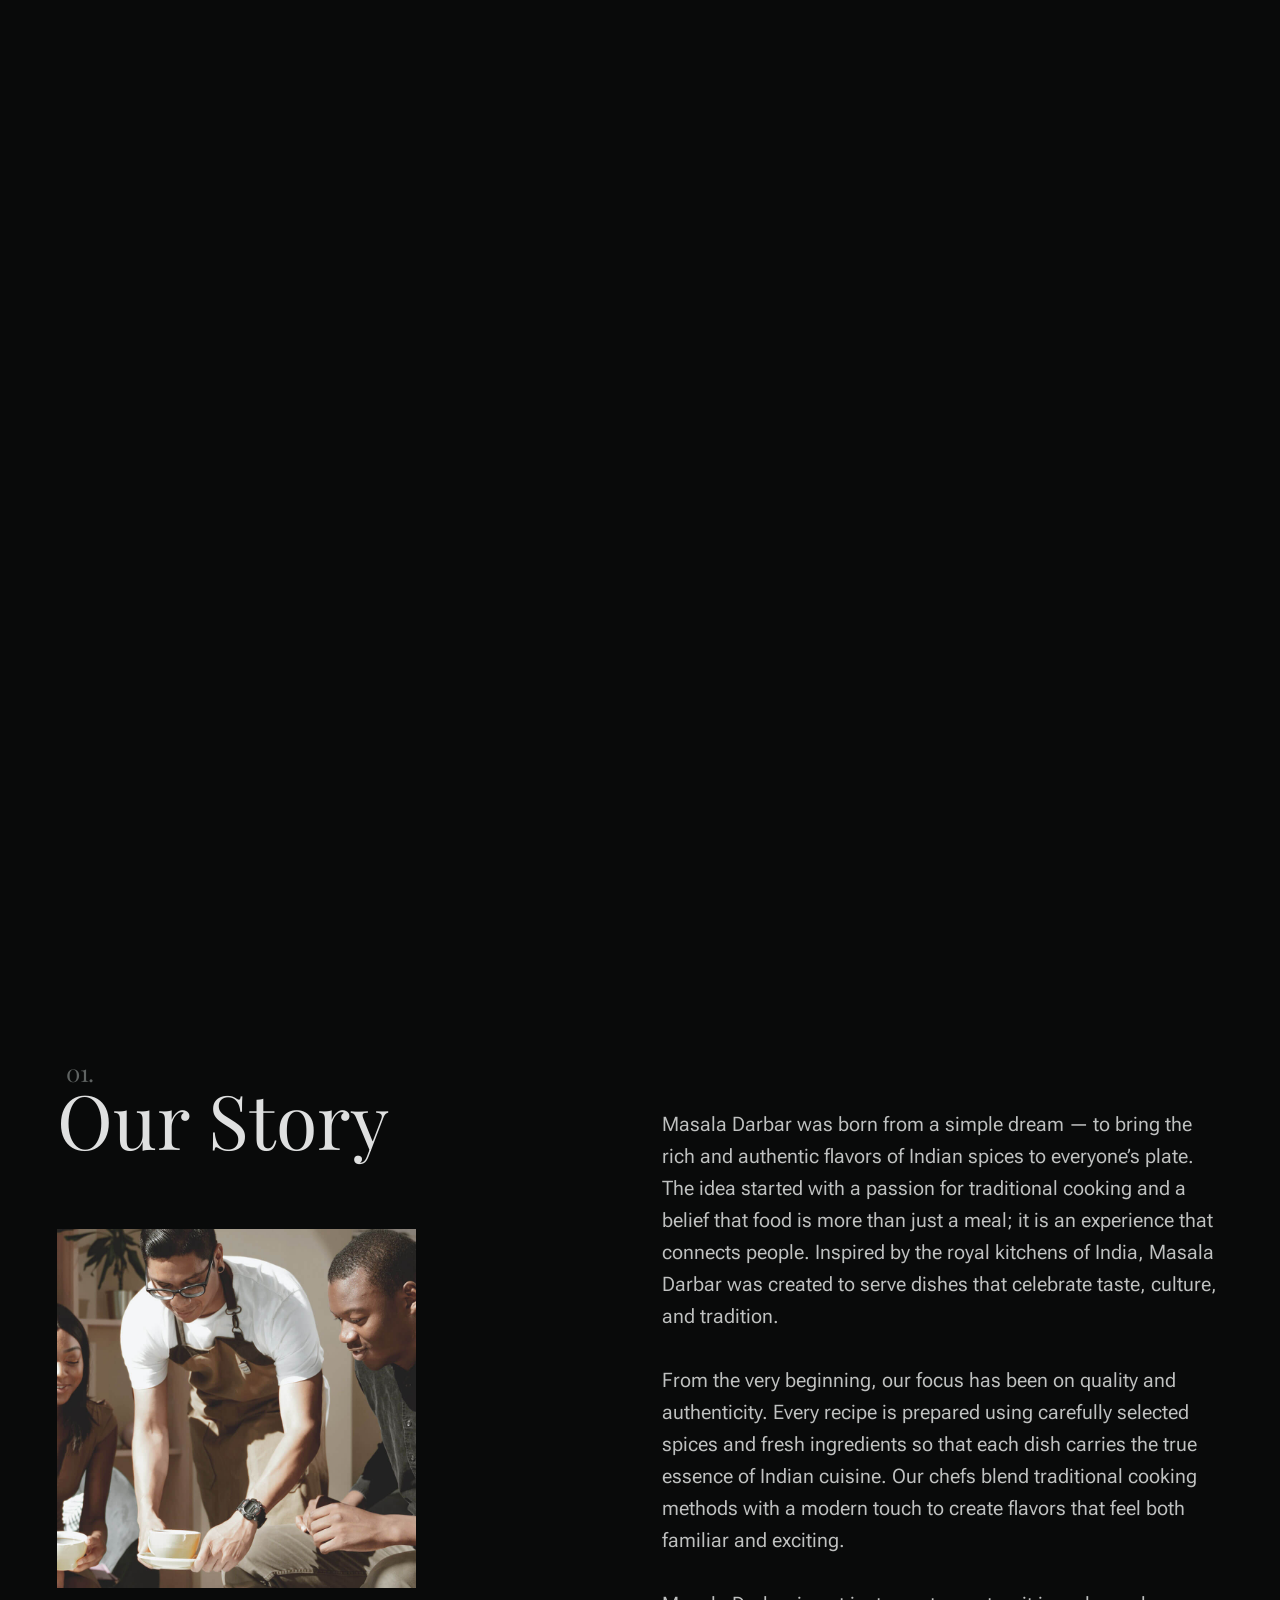
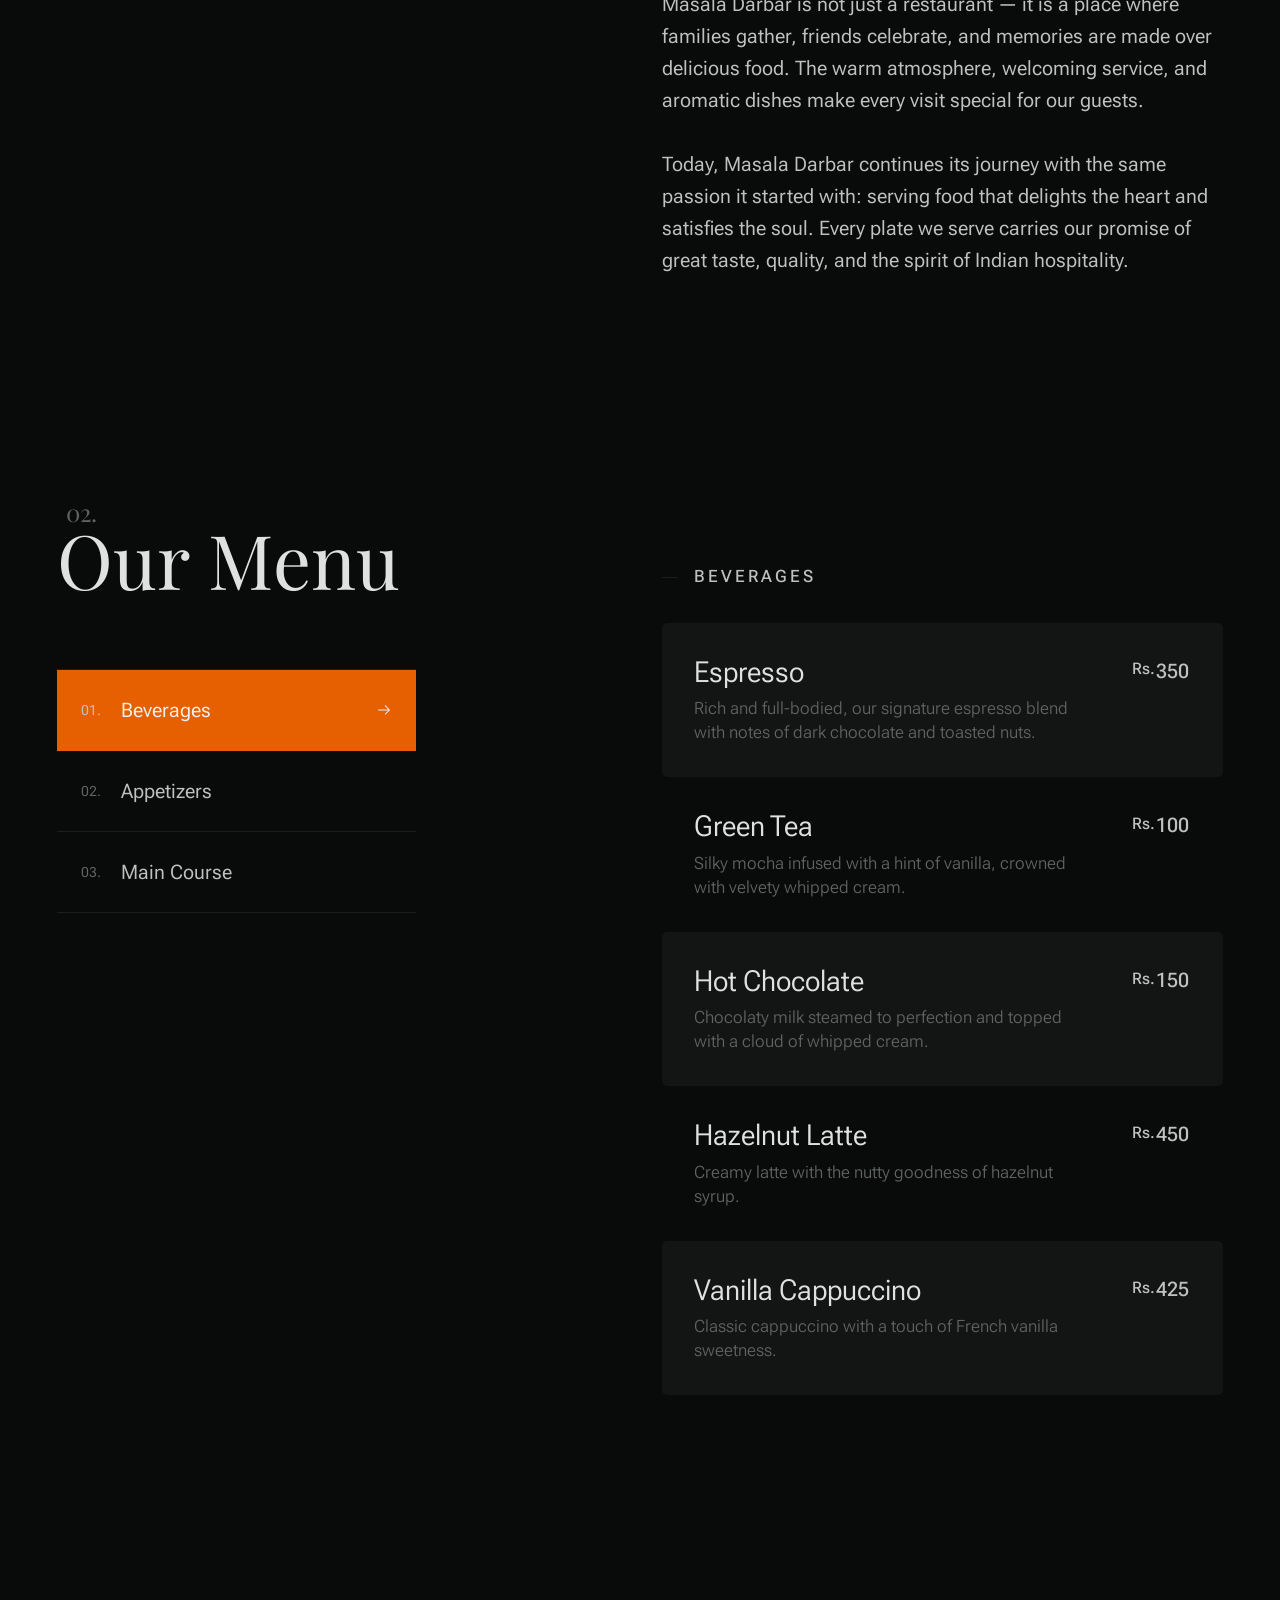
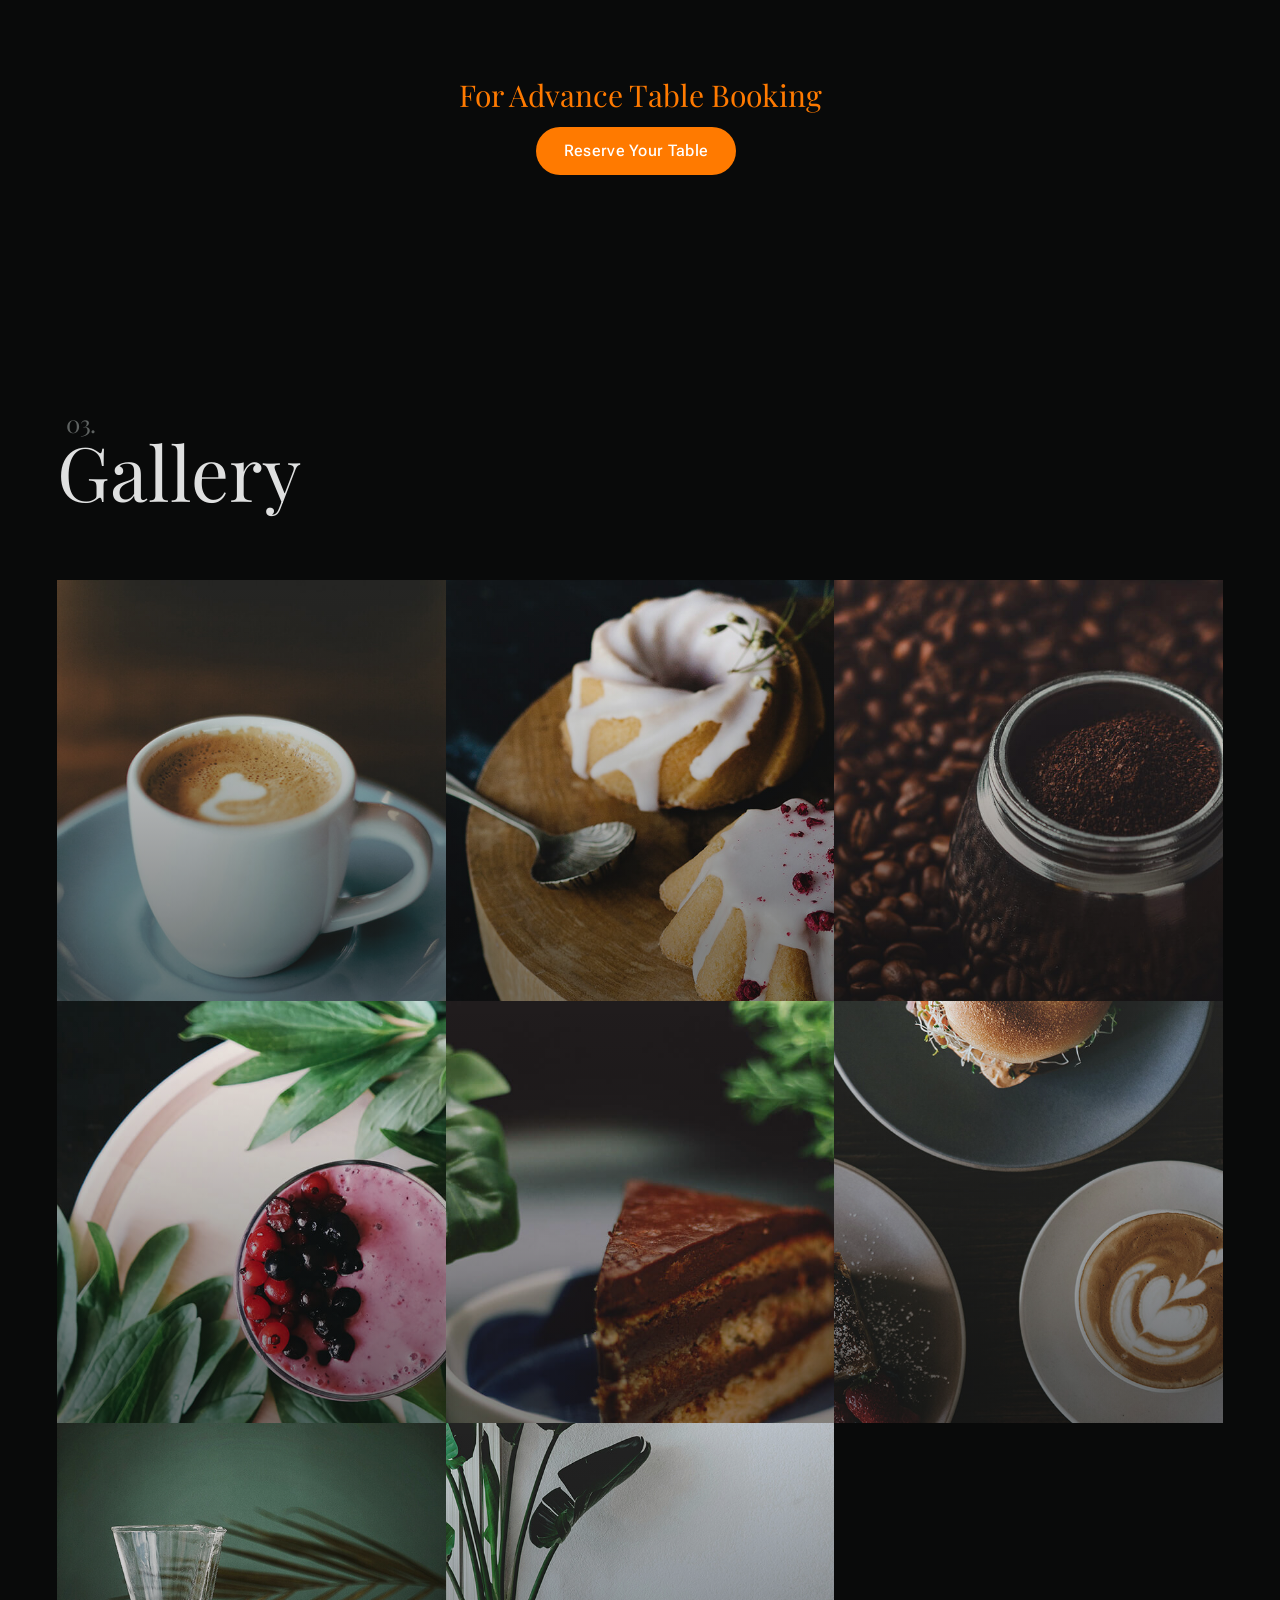
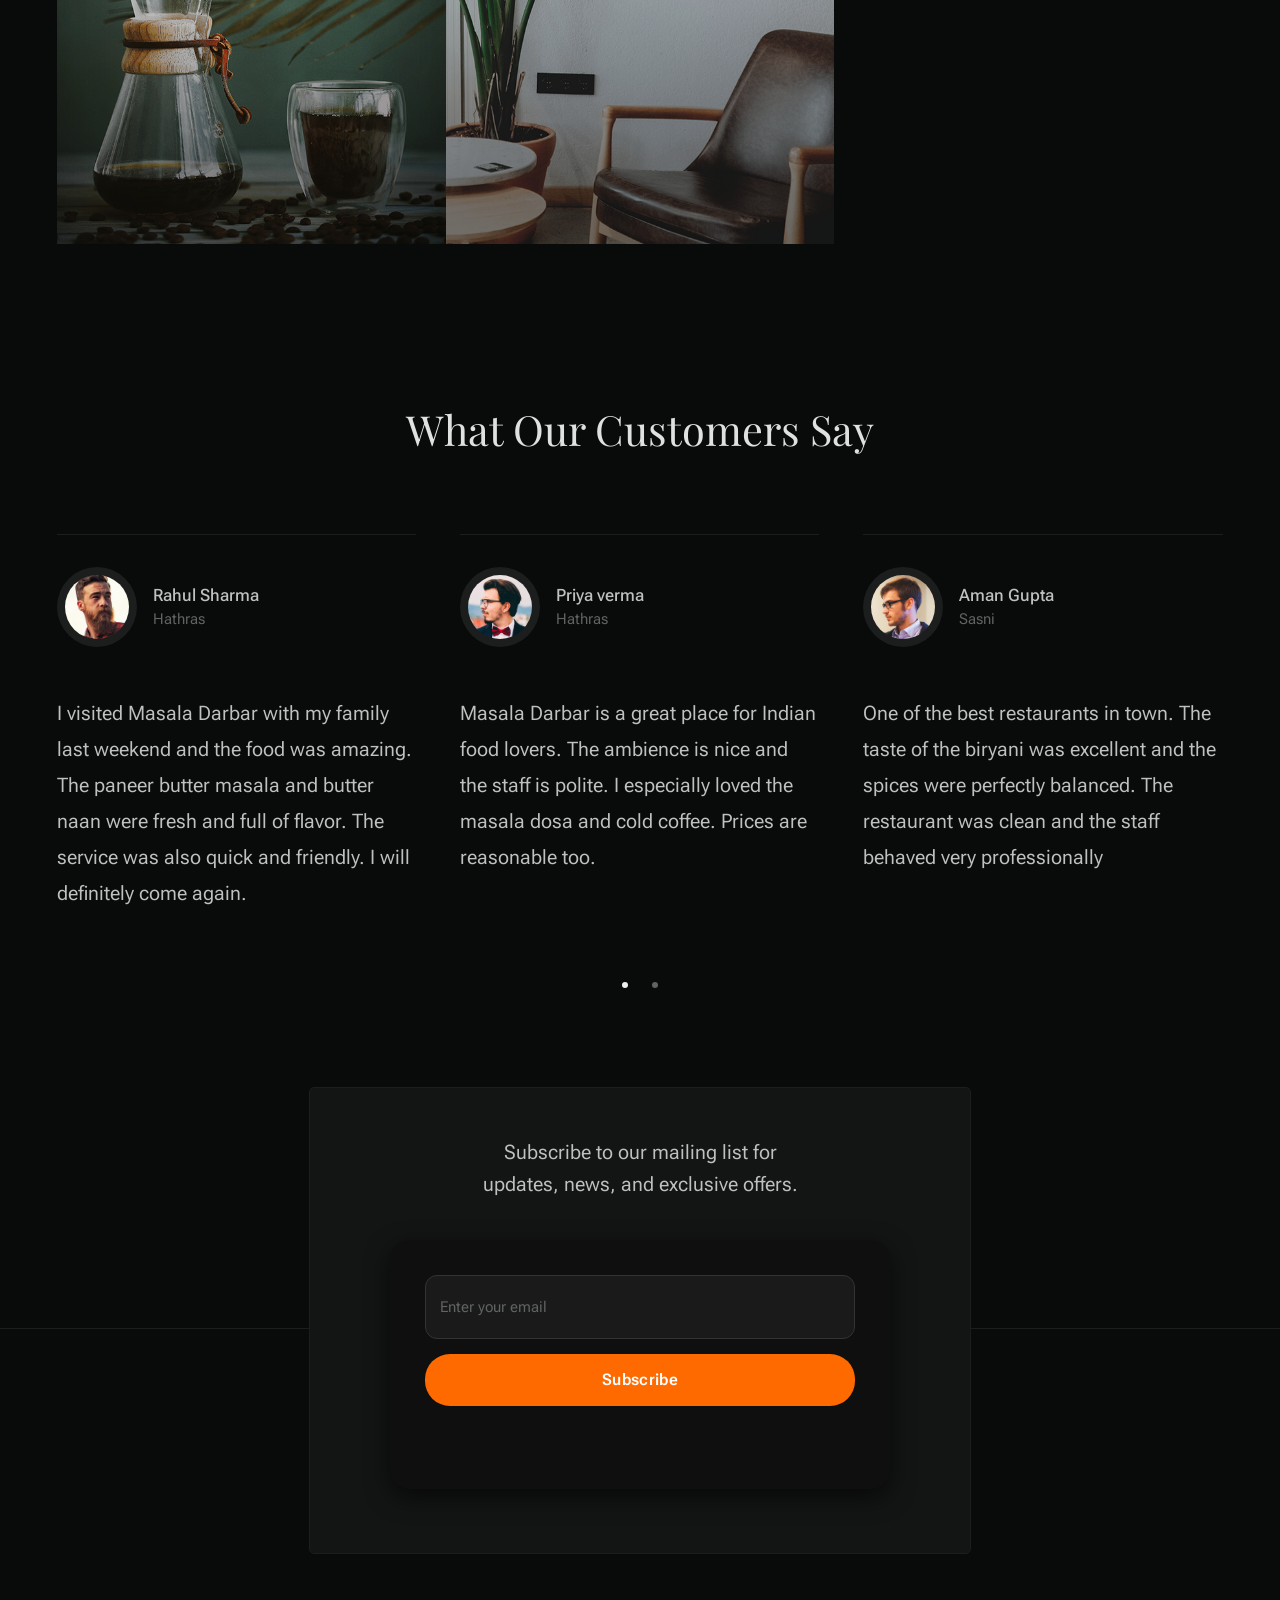
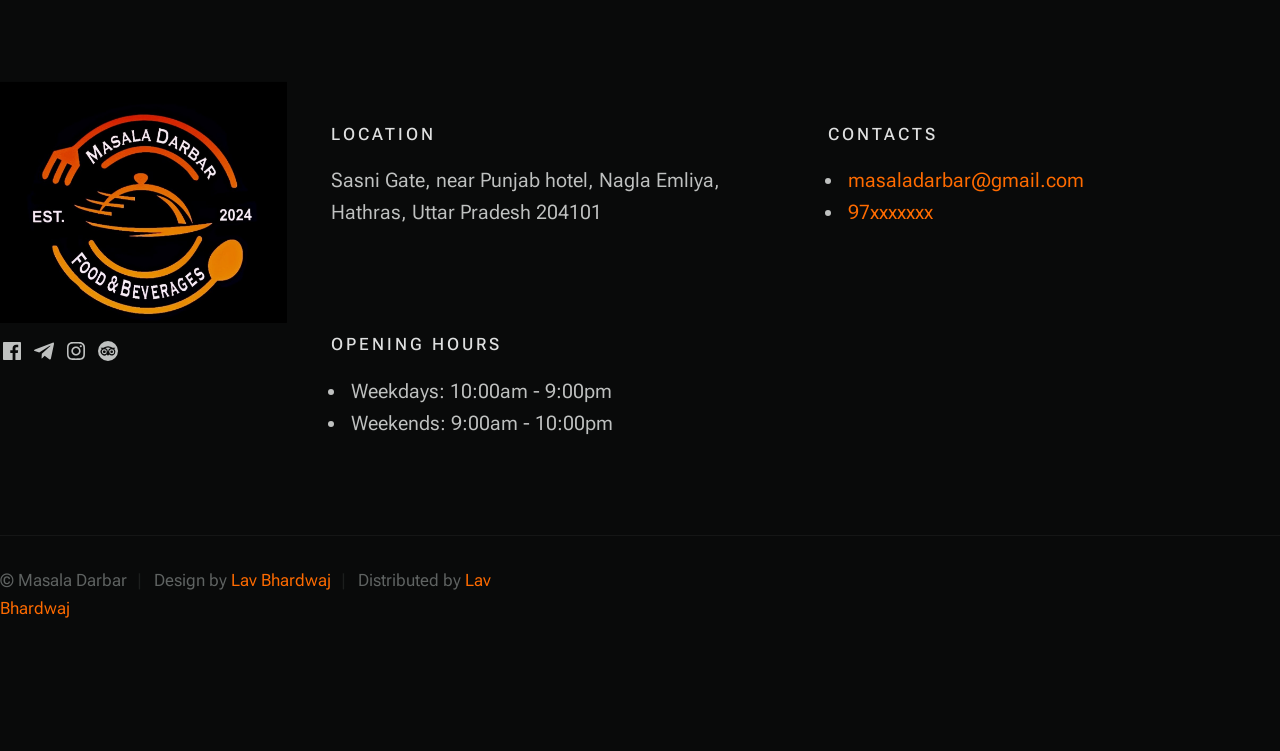
<file: index.html>
<!DOCTYPE html>
<html lang="en" class="no-js" >
<head>

    <!--- basic page needs
    ================================================== -->
    <meta charset="utf-8">
    <meta name="viewport" content="width=device-width, initial-scale=1">
    <title>Masala Darbar</title>

    <script>
        document.documentElement.classList.remove('no-js');
        document.documentElement.classList.add('js');
    </script>

    <!-- CSS
    ================================================== -->
    <link rel="stylesheet" href="css/vendor.css">
    <link rel="stylesheet" href="css/styles.css">

    <!-- favicons
    ================================================== -->
    <link rel="apple-touch-icon" sizes="180x180" href="images/logoo.jpg">
    <link rel="icon" type="image/jpg" sizes="32x32" href="images/logoo.jpg">
    <link rel="icon" type="image/jpg" sizes="16x16" href="images/logoo.jpg">
  

</head>




<body id="top">
    
    <!-- preloader
    ================================================== -->
    <div id="preloader">
        <div id="loader" class="dots-fade">
            <div></div>
            <div></div>
            <div></div>
        </div>
    </div>

    <!-- page wrap
    ================================================== -->
    <div id="page" class="s-pagewrap ss-home">


        <!-- # site header 
        ================================================== -->
        <header class="s-header">

            <div class="container s-header__content">
                
                <div class="s-header__block">
                    <div class="header-logo">
                        <a class="logo" href="index.html">
                            <img src="images/logoo.jpg" alt="Homepage">
                        </a>
                    </div>
                    <a class="header-menu-toggle" href="#0"><span>Menu</span></a>
                </div> <!-- end s-header__block -->
            
                <nav class="header-nav">    
                    <ul class="header-nav__links">
                        <li class="current"><a class="smoothscroll" href="#intro">Intro</a></li>
                        <li><a class="smoothscroll" href="#about">About</a></li>
                        <li><a class="smoothscroll" href="#menu">Menu</a></li>
                        <li><a class="smoothscroll" href="#gallery">Gallery</a></li>
                    </ul> <!-- end header-nav__links -->  
                    
                    <div class="header-contact">
                        <a href="tel:+" class="header-contact__num btn">
                            <svg id="Layer_1" data-name="Layer 1" xmlns="http://www.w3.org/2000/svg" viewBox="0 0 24 24" stroke-width="1.5" width="24" height="24" color="#000000"><defs><style>.cls-6376396cc3a86d32eae6f0dc-1{fill:none;stroke:currentColor;stroke-miterlimit:10;}</style></defs><path class="cls-6376396cc3a86d32eae6f0dc-1" d="M19.64,21.25c-2.54,2.55-8.38.83-13-3.84S.2,6.9,2.75,4.36L5.53,1.57,10.9,6.94l-2,2A2.18,2.18,0,0,0,8.9,12L12,15.1a2.18,2.18,0,0,0,3.07,0l2-2,5.37,5.37Z"></path></svg>
                            9818277745
                        </a>
                    </div> <!-- end header-contact -->
                </nav> <!-- end header-nav -->         
            
            </div> <!-- end s-header__content -->

        </header> <!-- end s-header -->


        <!-- # intro
        ================================================== -->
        <section id="intro" class="container s-intro target-section">

            <div class="grid-block s-intro__content">

                <div class="intro-header">
                    <div class="intro-header__overline">Welcome to</div>
                    <h1 class="intro-header__big-type">
                        Masala <br>
                        Darbar
                    </h1>
                </div> <!-- end intro-header -->

                <figure class="intro-pic-primary">
                    <img src="images/new_primary_imageeee.jpg" 
                         srcset="images/new_primary_imageeee.jpg 1x, 
                         images/new_primary_imageeee.jpg 2x" alt="">  
                </figure> <!-- end intro-pic-primary -->    
                    
                <div class="intro-block-content">

                    <figure class="intro-block-content__pic">
                        <img src="images/front.webp" 
                             srcset="images/front.webp 1x, 
                             images/front.webp 2x" alt=""> 
                    </figure> <!-- end intro-pic-secondary -->   

                    <div class="intro-block-content__text-wrap">
                        <p class="intro-block-content__text">
                        Masala Darbar is a place where authentic 
                        Indian flavors come alive with rich spices 
                        and traditional recipes. Every dish is prepared
                         with fresh ingredients to give you a truly 
                         memorable taste experience. Whether you come with family or friends, the warm atmosphere and delicious food make every visit special. At Masala Darbar,
                         we believe great food brings people together.
                        </p>
                        
                        <ul class="intro-block-content__social">
                            <li><a href="#0">FB</a></li>
                            <li><a href="#0">IG</a></li>
                            <li><a href="#0">PI</a></li>
                            <li><a href="#0">X</a></li>
                        </ul>
                    </div> <!-- end intro-block-content__social -->   

                </div> <!-- end intro-block-content -->

                <div class="intro-scroll">
                    <a class="smoothscroll" href="#about">                            
                        <span class="intro-scroll__circle-text"></span>
                        <span class="intro-scroll__text u-screen-reader-text">Scroll Down</span>
                        <div class="intro-scroll__icon">
                            <svg clip-rule="evenodd" fill-rule="evenodd" stroke-linejoin="round" stroke-miterlimit="2" viewBox="0 0 24 24" xmlns="http://www.w3.org/2000/svg"><path d="m5.214 14.522s4.505 4.502 6.259 6.255c.146.147.338.22.53.22s.384-.073.53-.22c1.754-1.752 6.249-6.244 6.249-6.244.144-.144.216-.334.217-.523 0-.193-.074-.386-.221-.534-.293-.293-.766-.294-1.057-.004l-4.968 4.968v-14.692c0-.414-.336-.75-.75-.75s-.75.336-.75.75v14.692l-4.979-4.978c-.289-.289-.761-.287-1.054.006-.148.148-.222.341-.221.534 0 .189.071.377.215.52z" fill-rule="nonzero"/></svg>
                        </div>
                    </a>
                </div> <!-- end intro-scroll -->

            </div> <!-- grid-block -->            

        </section> <!-- end s-intro -->


        <!-- # about
        ================================================== -->
        <section id="about" class="container s-about target-section">

            <div class="row s-about__content">

                <div class="column xl-4 lg-5 md-12 s-about__content-start">

                    <div class="section-header" data-num="01">
                        <h2 class="text-display-title">Our Story</h2>
                    </div>  

                    <figure class="about-pic-primary">
                        <img src="images/about-pic-primary.jpg" 
                             srcset="images/about-pic-primary.jpg 1x, 
                             images/about-pic-primary@2x.jpg 2x" alt=""> 
                    </figure>

                </div> <!-- end s-about__content-start -->

                <div class="column xl-6 lg-6 md-12 s-about__content-end">                   
                    <p>Masala Darbar was born from a simple dream — to bring the rich and authentic flavors of Indian spices to everyone’s plate. The idea started with a passion for traditional cooking and a belief that food is more than just a meal; it is an experience that connects people. Inspired by the royal kitchens of India, Masala Darbar was created to serve dishes that celebrate taste, culture, and tradition.

                    </p>

                    <p>From the very beginning, our focus has been on quality and authenticity. Every recipe is prepared using carefully selected spices and fresh ingredients so that each dish carries the true essence of Indian cuisine. Our chefs blend traditional cooking methods with a modern touch to create flavors that feel both familiar and exciting.
                    </p>

                    <p>Masala Darbar is not just a restaurant — it is a place where families gather, friends celebrate, and memories are made over delicious food. The warm atmosphere, welcoming service, and aromatic dishes make every visit special for our guests.
                    </p>

                    <p>Today, Masala Darbar continues its journey with the same passion it started with: serving food that delights the heart and satisfies the soul. Every plate we serve carries our promise of great taste, quality, and the spirit of Indian hospitality.
                    </p>


                </div> <!--end column -->
                
            </div> <!-- end s-about__content-end -->
            
        </section> <!-- end s-about -->   


        <!-- # menu
        ================================================== -->
        <section id="menu" class="container s-menu target-section">

            <div class="row s-menu__content">
                
                <div class="column xl-4 lg-5 md-12 s-menu__content-start">

                    <div class="section-header" data-num="02">
                        <h2 class="text-display-title">Our Menu</h2>
                    </div>  

                    <nav class="tab-nav">
                        <ul class="tab-nav__list"> 
                            <li>
                                <a href="tab-signature-blends">
                                    <span>Beverages</span>
                                    <svg clip-rule="evenodd" fill-rule="evenodd" stroke-linejoin="round" stroke-miterlimit="2" viewBox="0 0 24 24" xmlns="http://www.w3.org/2000/svg"><path d="m14.523 18.787s4.501-4.505 6.255-6.26c.146-.146.219-.338.219-.53s-.073-.383-.219-.53c-1.753-1.754-6.255-6.258-6.255-6.258-.144-.145-.334-.217-.524-.217-.193 0-.385.074-.532.221-.293.292-.295.766-.004 1.056l4.978 4.978h-14.692c-.414 0-.75.336-.75.75s.336.75.75.75h14.692l-4.979 4.979c-.289.289-.286.762.006 1.054.148.148.341.222.533.222.19 0 .378-.072.522-.215z" fill-rule="nonzero"/></svg>
                                </a>
                            </li>
                            <li>
                                <a href="#tab-pastries">
                                    <span>Appetizers</span>
                                    <svg clip-rule="evenodd" fill-rule="evenodd" stroke-linejoin="round" stroke-miterlimit="2" viewBox="0 0 24 24" xmlns="http://www.w3.org/2000/svg"><path d="m14.523 18.787s4.501-4.505 6.255-6.26c.146-.146.219-.338.219-.53s-.073-.383-.219-.53c-1.753-1.754-6.255-6.258-6.255-6.258-.144-.145-.334-.217-.524-.217-.193 0-.385.074-.532.221-.293.292-.295.766-.004 1.056l4.978 4.978h-14.692c-.414 0-.75.336-.75.75s.336.75.75.75h14.692l-4.979 4.979c-.289.289-.286.762.006 1.054.148.148.341.222.533.222.19 0 .378-.072.522-.215z" fill-rule="nonzero"/></svg>
                                </a>
                            </li>
                            <li>
                                <a href="#tab-gourmet-treats">
                                    <span>Main Course</span>
                                    <svg clip-rule="evenodd" fill-rule="evenodd" stroke-linejoin="round" stroke-miterlimit="2" viewBox="0 0 24 24" xmlns="http://www.w3.org/2000/svg"><path d="m14.523 18.787s4.501-4.505 6.255-6.26c.146-.146.219-.338.219-.53s-.073-.383-.219-.53c-1.753-1.754-6.255-6.258-6.255-6.258-.144-.145-.334-.217-.524-.217-.193 0-.385.074-.532.221-.293.292-.295.766-.004 1.056l4.978 4.978h-14.692c-.414 0-.75.336-.75.75s.336.75.75.75h14.692l-4.979 4.979c-.289.289-.286.762.006 1.054.148.148.341.222.533.222.19 0 .378-.072.522-.215z" fill-rule="nonzero"/></svg>
                                </a>
                            </li>
                        </ul>
                    </nav> <!-- end tab-nav -->

                </div> <!-- end s-menu__content-start -->

                <div class="column xl-6 lg-6 md-12 s-menu__content-end">

                    <div class="tab-content menu-block">

                        <div id="tab-signature-blends" class="menu-block__group tab-content__item">

                            <h6 class="menu-block__cat-name">
                                Beverages
                            </h6>

                            <ul class="menu-list">
                                <li class="menu-list__item">
                                    <div class="menu-list__item-desc">                                            
                                        <h4>Espresso</h4>
                                        <p>
                                            Rich and full-bodied, our signature espresso blend with notes of dark chocolate and toasted nuts.
                                        </p>
                                    </div>
                                    <div class="menu-list__item-price">
                                        <span>Rs.</span>350
                                    </div>
                                </li>
                                <li class="menu-list__item">
                                    <div class="menu-list__item-desc">                                            
                                        <h4>Green Tea</h4>
                                        <p>
                                            Silky mocha infused with a hint of vanilla, crowned with velvety whipped cream.
                                        </p>
                                    </div>
                                    <div class="menu-list__item-price">
                                        <span>Rs.</span>100
                                    </div>
                                </li>
                                <li class="menu-list__item">
                                    <div class="menu-list__item-desc">                                            
                                        <h4>Hot Chocolate</h4>
                                        <p>
                                            Chocolaty milk steamed to perfection and topped with a cloud of whipped cream.
                                        </p>
                                    </div>
                                    <div class="menu-list__item-price">
                                        <span>Rs.</span>150
                                    </div>
                                </li>
                                <li class="menu-list__item">
                                    <div class="menu-list__item-desc">                                            
                                        <h4>Hazelnut Latte</h4>
                                        <p>
                                        Creamy latte with the nutty goodness of hazelnut syrup.
                                        </p>
                                    </div>
                                    <div class="menu-list__item-price">
                                        <span>Rs.</span>450
                                    </div>
                                </li>
                                <li class="menu-list__item">
                                    <div class="menu-list__item-desc">                                            
                                        <h4>Vanilla Cappuccino</h4>
                                        <p>
                                            Classic cappuccino with a touch of French vanilla sweetness.
                                        </p>
                                    </div>
                                    <div class="menu-list__item-price">
                                        <span>Rs.</span>425
                                    </div>
                                </li>
                            </ul> <!-- end menu-list -->

                        </div> <!-- end tab-content__item -->


                        <div id="tab-pastries" class="menu-block__group tab-content__item">

                            <h6 class="menu-block__cat-name">
                                Appetizers
                            </h6>

                            <ul class="menu-list">
                                <li class="menu-list__item">
                                    <div class="menu-list__item-desc">                                            
                                        <h4>Chilli potato</h4>
                                        <p>Crispy fried potato tossed in a spicy and tangy chilli sauce with fresh vegetables, giving you the perfect mix of crunch and bold flavors.
                                        </p>
                                    </div>
                                    <div class="menu-list__item-price">
                                        <span>Rs.</span>250
                                    </div>
                                </li>
                                <li class="menu-list__item">
                                    <div class="menu-list__item-desc">                                            
                                        <h4>Burger</h4>
                                        <p>A soft bun filled with a juicy patty, fresh lettuce, tomato, and delicious sauces, making every bite satisfying and flavorful.
                                        </p>
                                    </div>
                                    <div class="menu-list__item-price">
                                        <span>Rs.</span>150
                                    </div>
                                </li>
                                <li class="menu-list__item">
                                    <div class="menu-list__item-desc">                                            
                                        <h4>Pizza</h4>
                                        <p>Freshly baked pizza topped with melted cheese, rich tomato sauce, and tasty toppings that bring a perfect balance of flavor and comfort.
                                        </p>
                                    </div>
                                    <div class="menu-list__item-price">
                                        <span>Rs.</span>250
                                    </div>
                                </li>
                                <li class="menu-list__item">
                                    <div class="menu-list__item-desc">                                            
                                        <h4>Chowmein</h4>
                                        <p>Stir-fried noodles cooked with fresh vegetables and flavorful sauces, giving a delicious street-style taste in every bite.
                                        </p>
                                    </div>
                                    <div class="menu-list__item-price">
                                        <span>Rs.</span>180
                                    </div>
                                </li>
                                <li class="menu-list__item">
                                    <div class="menu-list__item-desc">                                            
                                        <h4>French Fries</h4>
                                        <p>Golden, crispy potato fries seasoned perfectly and served hot, making them the perfect snack for any time.
                                        </p>
                                    </div>
                                    <div class="menu-list__item-price">
                                        <span>Rs.</span>120
                                    </div>
                                </li>
                            </ul> <!-- end menu-list -->

                        </div> <!-- end tab-content__item -->


                        <div id="tab-gourmet-treats" class="menu-block__group tab-content__item">

                            <h6 class="menu-block__cat-name">
                                Gourmet Treats
                            </h6>

                            <ul class="menu-list">
                                <li class="menu-list__item">
                                    <div class="menu-list__item-desc">                                            
                                        <h4>Paneer Butter Masala</h4>
                                        <p>Soft paneer cubes cooked in a rich, creamy tomato gravy with aromatic Indian spices, offering a perfect balance of flavor and texture.                                        </p>
                                    </div>
                                    <div class="menu-list__item-price">
                                        <span>Rs.</span>250
                                    </div>
                                </li>
                                <li class="menu-list__item">
                                    <div class="menu-list__item-desc">                                            
                                        <h4>Veg Biryani</h4>
                                        <p>
                                        Aromatic rice dish cooked with vegetables and traditional Indian spices.
                                        </p>
                                    </div>
                                    <div class="menu-list__item-price">
                                        <span>Rs.</span>200
                                    </div>
                                </li>
                                <li class="menu-list__item">
                                    <div class="menu-list__item-desc">                                            
                                        <h4>Dal Tadka</h4>
                                        <p>Yellow lentils cooked slowly and finished with a sizzling tempering of garlic, cumin, and spices for a comforting and authentic taste.                                        </p>
                                    </div>
                                    <div class="menu-list__item-price">
                                        <span>Rs.</span>150
                                    </div>
                                </li>
                                <li class="menu-list__item">
                                    <div class="menu-list__item-desc">                                            
                                        <h4>Paneer Tikka</h4>
                                        <p>Grilled cottage cheese cubes marinated in yogurt and spices, then skewered and cooked to perfection.                                        </p>
                                    </div>
                                    <div class="menu-list__item-price">
                                        <span>Rs.</span>220
                                    </div>
                                </li>
                                <li class="menu-list__item">
                                    <div class="menu-list__item-desc">                                            
                                        <h4>Veg Manchurian</h4>
                                        <p>
                                        Crispy vegetable pieces in a tangy and spicy sauce, perfect for a quick and delicious meal.
                                        </p>
                                    </div>
                                    <div class="menu-list__item-price">
                                        <span>Rs.</span>180
                                    </div>
                                </li>
                            </ul> <!-- end menu-list -->
                            
                        </div> <!-- end tab-content__item -->

                    </div> <!-- menu-block -->

                </div> <!-- end s-menu__content-end -->

            </div> <!-- end s-menu__content -->

        </section> <!-- end s-menu -->  
         <!-- Reservation Section -->

<div class="reservation-home">

<h1 class="reservation-heading">For Advance Table Booking</h1>

<button class="reserve-btn" onclick="openReservation()">
Reserve Your Table
</button>

</div>


<!-- Reservation Popup -->

<div class="reservation-popup" id="reservationPopup">

<div class="popup-content">

<span class="close-btn" onclick="closeReservation()">×</span>

<h2>Reserve Your Table</h2>

<form onsubmit="sendWhatsApp(); return false;">

<input type="text" id="name" placeholder="Your Name" required>

<input type="date" id="date" required>

<input type="time" id="time" required>

<input type="number" id="people" placeholder="Number of People" required>

<input type="text" id="iiiii" placeholder="Any special requirments (Optional)" >

<button type="submit" class="submit-btn">Reserve Table</button>

</form>

</div>

</div>



        <!-- # gallery
        ================================================== -->
        <section id="gallery" class="container s-gallery target-section">

            <div class="row s-gallery__header">
                <div class="column xl-12 section-header-wrap">
                    <div class="section-header" data-num="03">
                        <h2 class="text-display-title">Gallery</h2>
                    </div>               
                </div> <!-- end section-header-wrap -->   
            </div> <!-- end s-gallery__header -->   

            <div class="gallery-items grid-cols grid-cols--wrap">

                <div class="gallery-items__item grid-cols__column">
                    <a href="images/gallery/large/l-gallery-01.jpg" class="gallery-items__item-thumb glightbox">
                        <img src="images/gallery/gallery-01.jpg" 
                            srcset="images/gallery/gallery-01.jpg 1x, 
                                    images/gallery/gallery-01@2x.jpg 2x" alt="">                                
                    </a>
                </div> <!-- end gallery-items__item-->
    
                <div class="gallery-items__item grid-cols__column">
                    <a href="images/gallery/large/l-gallery-02.jpg" class="gallery-items__item-thumb glightbox">
                        <img src="images/gallery/gallery-02.jpg" 
                            srcset="images/gallery/gallery-02.jpg 1x, 
                                    images/gallery/gallery-02@2x.jpg 2x" alt="">
                    </a>
                </div> <!-- end gallery-items__item -->
    
                <div class="gallery-items__item grid-cols__column">
                    <a href="images/gallery/large/l-gallery-03.jpg" class="gallery-items__item-thumb glightbox">
                        <img src="images/gallery/gallery-03.jpg" 
                            srcset="images/gallery/gallery-03.jpg 1x, 
                                    images/gallery/gallery-03@2x.jpg 2x" alt="">
                    </a>
                </div> <!-- end gallery-items__item -->
    
                <div class="gallery-items__item grid-cols__column">
                    <a href="images/gallery/large/l-gallery-04.jpg" class="gallery-items__item-thumb glightbox">
                        <img src="images/gallery/gallery-04.jpg" 
                            srcset="images/gallery/gallery-04.jpg 1x, 
                                    images/gallery/gallery-04@2x.jpg 2x" alt="">
                    </a>
                </div> <!-- end gallery-items__item -->
    
                <div class="gallery-items__item grid-cols__column">
                    <a href="images/gallery/large/l-gallery-05.jpg" class="gallery-items__item-thumb glightbox">
                        <img src="images/gallery/gallery-05.jpg" 
                            srcset="images/gallery/gallery-05.jpg 1x, 
                                    images/gallery/gallery-05@2x.jpg 2x" alt="">
                    </a>
                </div> <!-- end gallery-items__item -->
    
                <div class="gallery-items__item grid-cols__column">
                    <a href="images/gallery/large/l-gallery-06.jpg" class="gallery-items__item-thumb glightbox">
                        <img src="images/gallery/gallery-06.jpg" 
                            srcset="images/gallery/gallery-06.jpg 1x, 
                                    images/gallery/gallery-06@2x.jpg 2x" alt="">
                    </a>
                </div> <!-- end gallery-items__item -->
    
                <div class="gallery-items__item grid-cols__column">
                    <a href="images/gallery/large/l-gallery-07.jpg" class="gallery-items__item-thumb glightbox">
                        <img src="images/gallery/gallery-07.jpg" 
                            srcset="images/gallery/gallery-07.jpg 1x, 
                                    images/gallery/gallery-07@2x.jpg 2x" alt="">
                    </a>
                </div> <!-- end gallery-items__item -->
    
                <div class="gallery-items__item grid-cols__column">
                    <a href="images/gallery/large/l-gallery-08.jpg" class="gallery-items__item-thumb glightbox">
                        <img src="images/gallery/gallery-08.jpg" 
                            srcset="images/gallery/gallery-08.jpg 1x, 
                                    images/gallery/gallery-08@2x.jpg 2x" alt="">
                    </a>
                </div> <!-- end gallery-items__item -->
                
            </div> <!-- end grid-list-items -->

        </section> <!-- end s-gallery -->  


        <!-- # testimonials
        ================================================== -->
        <section id="testimonials" class="container s-testimonials">

            <div class="row s-testimonials__content">
                <div class="column xl-12">

                    <h3 class="testimonials-title u-text-center">What Our Customers Say</h3>
    
                    <div class="swiper-container testimonials-slider">    
                        <div class="swiper-wrapper">

                            <div class="testimonials-slider__slide swiper-slide">
                                <div class="testimonials-slider__author">
                                    <img src="images/avatars/user-02.jpg" alt="Author image" class="testimonials-slider__avatar">
                                    <cite class="testimonials-slider__cite">
                                        Rahul Sharma
                                        <span>Hathras</span>
                                    </cite>
                                </div>
                                <p>
                                I visited Masala Darbar with my family last weekend and
                                 the food was amazing. The paneer butter masala and 
                                 butter naan were fresh and full of flavor. The service
                                  was also quick and friendly. I will definitely come again.
                                </p>
                            </div> <!-- end testimonials-slider__slide -->
            
                            <div class="testimonials-slider__slide swiper-slide">
                                <div class="testimonials-slider__author">
                                    <img src="images/avatars/user-03.jpg" alt="Author image" class="testimonials-slider__avatar">
                                    <cite class="testimonials-slider__cite">
                                        Priya verma
                                        <span>Hathras</span>
                                    </cite>
                                </div>
                                <p>Masala Darbar is a great place for Indian
                                     food lovers. The ambience is nice and the
                                      staff is polite. I especially loved the 
                                      masala dosa and cold coffee.
                                     Prices are reasonable too.
                                </p>
                            </div> <!-- end testimonials-slider__slide -->
            
                            <div class="testimonials-slider__slide swiper-slide">
                                <div class="testimonials-slider__author">
                                    <img src="images/avatars/user-01.jpg" alt="Author image" class="testimonials-slider__avatar">
                                    <cite class="testimonials-slider__cite">
                                        Aman Gupta
                                        <span>Sasni</span>
                                    </cite>
                                </div>
                                <p>
                                One of the best restaurants in town. 
                                The taste of the biryani was excellent and
                                 the spices were perfectly balanced. 
                                 The restaurant was
                                 clean and the staff behaved very professionally
                                </p>
                            </div> <!-- end testimonials-slider__slide -->
    
                            <div class="testimonials-slider__slide swiper-slide">
                                <div class="testimonials-slider__author">
                                    <img src="images/avatars/user-06.jpg" alt="Author image" class="testimonials-slider__avatar">
                                    <cite class="testimonials-slider__cite">
                                        Neha singh
                                        <span>Mursan</span>
                                    </cite>
                                </div>
                                <p>
                                I had a very good experience at Masala Darbar.
                                 The food quality was great and everything was
                                  served hot and fresh. The atmosphere
                                 was comfortable and perfect for family dinners.
                                </p>
                            </div> <!-- end testimonials-slider__slide -->
        
                        </div> <!-- end swiper-wrapper -->
                        <div class="swiper-pagination"></div>
                    </div> <!-- end testimonials-slider -->
                </div> <!-- end column -->
            </div> <!-- end s-testimonials__content -->
        </section> <!-- end s-testimonials --> 


        
        <!-- # footer 
        ================================================== -->
           <div class="row s-footer__top row-x-center">
                <div class="column xl-6 lg-8 md-10 footer-block footer-newsletter">                  
    
                    <h5>
                    Subscribe to our mailing list for <br>
                    updates, news, and exclusive offers.
                    </h5>
    
                    <div class="subscribe-form">

<form id="contact-form" action="https://formspree.io/f/xkoqnwjq" method="POST">

<input type="email" name="email" placeholder="Enter your email">

<button type="submit">Subscribe</button>

<p id="form-status"></p>

</form>
            
        

</div> <!-- end subscribe-form -->

                </div> <!-- end footer-newsletter -->
            </div> <!-- end s-footer__top -->         

            <div class="row s-footer__main">             
                <div class="column xl-3 lg-12 footer-block s-footer__main-start">     

                    <div class="s-footer__logo">
                        <a class="logo" href="index.html">
                            <img src="images/logoo.jpg" alt="Homepage">
                        </a>
                    </div>  

                    <ul class="s-footer__social social-list">
                        <li>
                            <a href="#0">
                                <svg xmlns="http://www.w3.org/2000/svg" width="24" height="24" viewBox="0 0 24 24" style="fill:rgba(0, 0, 0, 1);transform:-ms-filter"><path d="M20,3H4C3.447,3,3,3.448,3,4v16c0,0.552,0.447,1,1,1h8.615v-6.96h-2.338v-2.725h2.338v-2c0-2.325,1.42-3.592,3.5-3.592 c0.699-0.002,1.399,0.034,2.095,0.107v2.42h-1.435c-1.128,0-1.348,0.538-1.348,1.325v1.735h2.697l-0.35,2.725h-2.348V21H20 c0.553,0,1-0.448,1-1V4C21,3.448,20.553,3,20,3z"></path></svg>
                                <span class="u-screen-reader-text">Facebook</span>
                            </a>
                        </li>
                        <li>
                            <a href="#0">
                                <svg xmlns="http://www.w3.org/2000/svg" width="24" height="24" viewBox="0 0 24 24" style="fill: rgba(0, 0, 0, 1);transform: msFilter"><path d="m20.665 3.717-17.73 6.837c-1.21.486-1.203 1.161-.222 1.462l4.552 1.42 10.532-6.645c.498-.303.953-.14.579.192l-8.533 7.701h-.002l.002.001-.314 4.692c.46 0 .663-.211.921-.46l2.211-2.15 4.599 3.397c.848.467 1.457.227 1.668-.785l3.019-14.228c.309-1.239-.473-1.8-1.282-1.434z"></path></svg>
                                <span class="u-screen-reader-text">Telegram</span>
                            </a>
                        </li>
                        <li>
                            <a href="#0">
                                <svg xmlns="http://www.w3.org/2000/svg" width="24" height="24" viewBox="0 0 24 24" style="fill:rgba(0, 0, 0, 1);transform:-ms-filter"><path d="M11.999,7.377c-2.554,0-4.623,2.07-4.623,4.623c0,2.554,2.069,4.624,4.623,4.624c2.552,0,4.623-2.07,4.623-4.624 C16.622,9.447,14.551,7.377,11.999,7.377L11.999,7.377z M11.999,15.004c-1.659,0-3.004-1.345-3.004-3.003 c0-1.659,1.345-3.003,3.004-3.003s3.002,1.344,3.002,3.003C15.001,13.659,13.658,15.004,11.999,15.004L11.999,15.004z"></path><circle cx="16.806" cy="7.207" r="1.078"></circle><path d="M20.533,6.111c-0.469-1.209-1.424-2.165-2.633-2.632c-0.699-0.263-1.438-0.404-2.186-0.42 c-0.963-0.042-1.268-0.054-3.71-0.054s-2.755,0-3.71,0.054C7.548,3.074,6.809,3.215,6.11,3.479C4.9,3.946,3.945,4.902,3.477,6.111 c-0.263,0.7-0.404,1.438-0.419,2.186c-0.043,0.962-0.056,1.267-0.056,3.71c0,2.442,0,2.753,0.056,3.71 c0.015,0.748,0.156,1.486,0.419,2.187c0.469,1.208,1.424,2.164,2.634,2.632c0.696,0.272,1.435,0.426,2.185,0.45 c0.963,0.042,1.268,0.055,3.71,0.055s2.755,0,3.71-0.055c0.747-0.015,1.486-0.157,2.186-0.419c1.209-0.469,2.164-1.424,2.633-2.633 c0.263-0.7,0.404-1.438,0.419-2.186c0.043-0.962,0.056-1.267,0.056-3.71s0-2.753-0.056-3.71C20.941,7.57,20.801,6.819,20.533,6.111z M19.315,15.643c-0.007,0.576-0.111,1.147-0.311,1.688c-0.305,0.787-0.926,1.409-1.712,1.711c-0.535,0.199-1.099,0.303-1.67,0.311 c-0.95,0.044-1.218,0.055-3.654,0.055c-2.438,0-2.687,0-3.655-0.055c-0.569-0.007-1.135-0.112-1.669-0.311 c-0.789-0.301-1.414-0.923-1.719-1.711c-0.196-0.534-0.302-1.099-0.311-1.669c-0.043-0.95-0.053-1.218-0.053-3.654 c0-2.437,0-2.686,0.053-3.655c0.007-0.576,0.111-1.146,0.311-1.687c0.305-0.789,0.93-1.41,1.719-1.712 c0.534-0.198,1.1-0.303,1.669-0.311c0.951-0.043,1.218-0.055,3.655-0.055c2.437,0,2.687,0,3.654,0.055 c0.571,0.007,1.135,0.112,1.67,0.311c0.786,0.303,1.407,0.925,1.712,1.712c0.196,0.534,0.302,1.099,0.311,1.669 c0.043,0.951,0.054,1.218,0.054,3.655c0,2.436,0,2.698-0.043,3.654H19.315z"></path></svg>
                                <span class="u-screen-reader-text">Instagram</span>
                            </a>
                        </li>
                        <li>
                            <a href="#0">
                                <svg xmlns="http://www.w3.org/2000/svg" width="24" height="24" viewBox="0 0 24 24" style="fill: rgba(0, 0, 0, 1);transform:msFilter"><path d="M8.31 10.28a2.5 2.5 0 1 0 2.5 2.49 2.5 2.5 0 0 0-2.5-2.49zm0 3.8a1.31 1.31 0 1 1 0-2.61 1.31 1.31 0 1 1 0 2.61zm7.38-3.8a2.5 2.5 0 1 0 2.5 2.49 2.5 2.5 0 0 0-2.5-2.49zM17 12.77a1.31 1.31 0 1 1-1.31-1.3 1.31 1.31 0 0 1 1.31 1.3z"></path><path d="M12 2a10 10 0 1 0 10 10A10 10 0 0 0 12 2zm7.38 10.77a3.69 3.69 0 0 1-6.2 2.71L12 16.77l-1.18-1.29a3.69 3.69 0 1 1-5-5.44l-1.2-1.3H7.3a8.33 8.33 0 0 1 9.41 0h2.67l-1.2 1.31a3.71 3.71 0 0 1 1.2 2.72z"></path><path d="M14.77 9.05a7.19 7.19 0 0 0-5.54 0A4.06 4.06 0 0 1 12 12.7a4.08 4.08 0 0 1 2.77-3.65z"></path></svg>
                                <span class="u-screen-reader-text">Tripadvisor</span>
                            </a>
                        </li>
                    </ul> <!--end s-footer__social -->

                </div> <!-- end s-footer__main-start -->
                

                <div class="column xl-9 lg-12 s-footer__main-end grid-cols grid-cols--wrap">

                    <div class="grid-cols__column footer-block">
                        <h6>Location</h6>
                        <p>
                        Sasni Gate, near Punjab hotel,
                        Nagla Emliya,
                        Hathras, Uttar Pradesh 204101
                        </p>
                    </div>
                    
                    <div class="grid-cols__column footer-block">     
                        <h6>Contacts</h6>
                        <ul class="link-list">
                            <li><a href="mailto:#0">masaladarbar@gmail.com</a></li>
                            <li><a href="tel:+2135551212">97xxxxxxx</a></li>
                        </ul> 
                    </div>
                    
                    <div class="grid-cols__column footer-block">                   
                        <h6>Opening Hours</h6>
                        <ul class="opening-hours">
                            <li><span class="opening-hours__days">Weekdays: </span><span class="opening-hours__time">10:00am - 9:00pm</span></li>
                            <li><span class="opening-hours__days">Weekends: </span><span class="opening-hours__time">9:00am - 10:00pm</span></li>
                        </ul> 
                    </div>  

                </div> <!-- s-footer__main-end -->                  

            </div> <!-- end  s-footer__main-content -->                 
            
            <div class="row s-footer__bottom">       
                
                <div class="column xl-6 lg-12">
                    <p class="ss-copyright">
                        <span>© Masala Darbar</span> 
                        <span>Design by <a href="https://styleshout.com/">Lav Bhardwaj</a></span>
                    
                        Distributed by <a href="https://themewagon.com" target="_blank">Lav Bhardwaj</a>
                    </p>
                </div>

            </div> <!-- end s-footer__bottom -->          

            <div class="ss-go-top">
                <a class="smoothscroll" title="Back to Top" href="#top">                 
                    <svg clip-rule="evenodd" fill-rule="evenodd" stroke-linejoin="round" stroke-miterlimit="2" viewBox="0 0 24 24" xmlns="http://www.w3.org/2000/svg"><path d="m14.523 18.787s4.501-4.505 6.255-6.26c.146-.146.219-.338.219-.53s-.073-.383-.219-.53c-1.753-1.754-6.255-6.258-6.255-6.258-.144-.145-.334-.217-.524-.217-.193 0-.385.074-.532.221-.293.292-.295.766-.004 1.056l4.978 4.978h-14.692c-.414 0-.75.336-.75.75s.336.75.75.75h14.692l-4.979 4.979c-.289.289-.286.762.006 1.054.148.148.341.222.533.222.19 0 .378-.072.522-.215z" fill-rule="nonzero"/></svg>
                </a>                                
                <span>Back To Top</span>   
            </div> <!-- end ss-go-top -->
            
        </footer> <!-- end s-footer -->

    </div> <!-- end page-wrap -->


    <!-- Java Script
    ================================================== -->
    <script src="js/plugins.js"></script>
    <script src="js/main.js"></script>

    <script>
const form = document.getElementById("contact-form");

async function handleSubmit(event) {
  event.preventDefault();

  const status = document.getElementById("form-status");
  const data = new FormData(event.target);

  fetch(event.target.action, {
    method: form.method,
    body: data,
    headers: {
        'Accept': 'application/json'
    }
  }).then(response => {
    if (response.ok) {
      status.innerHTML = "Thanks for subscribing!";
      form.reset();
    } else {
      status.innerHTML = "Oops! Something went wrong.";
    }
  });
}

form.addEventListener("submit", handleSubmit);
</script>
<!-- WhatsApp Reservation Script -->
<script>
function sendWhatsApp(){

let name = document.getElementById("name").value;
let date = document.getElementById("date").value;
let time = document.getElementById("time").value;
let people = document.getElementById("people").value;

let message = `Table Reservation:%0AName: ${name}%0ADate: ${date}%0ATime: ${time}%0APeople: ${people}`;

let url = "https://wa.me/917505841779?text=" + message;

window.open(url, "_blank");
}
</script>


</form>
</body>
</html>
</file>
<file: css/vendor.css>
/* ===================================================================
 * Lounge Third-party Stylesheets
 * Template Ver. 1.0.0
 * 05-03-2025
 * -------------------------------------------------------------------
 *
 * TOC:
 * # PrismJS
 * # Swiper
 * # GLightbox
 *
 * ------------------------------------------------------------------- */

/* ===================================================================
 * # PrismJS 1.20.0
 *   https://prismjs.com/download.html#themes=prism-okaidia&languages=markup+css+clike+javascript+markup-templating+php 
 *   
 *   okaidia theme for JavaScript, CSS and HTML
 *   Loosely based on Monokai textmate theme by http://www.monokai.nl/
 *   @author ocodia
 * ------------------------------------------------------------------- */
code[class*=language-],
pre[class*=language-] {
    color          : #f8f8f2;
    background     : none;
    text-shadow    : 0 1px rgba(0, 0, 0, 0.3);
    font-family    : var(--font-mono);
    font-size      : var(--text-sm);
    text-align     : left;
    white-space    : pre;
    word-spacing   : normal;
    word-break     : normal;
    word-wrap      : normal;
    line-height    : var(--vspace-1);
    -moz-tab-size  : 4;
    -o-tab-size    : 4;
    tab-size       : 4;
    -webkit-hyphens: none;
    hyphens        : none;
}

/* Code blocks */
pre[class*=language-] {
    padding : var(--vspace-0_5) 0 var(--vspace-1);
    margin  : var(--vspace-1) 0;
    overflow: auto;
}

:not(pre)>code[class*=language-],
pre[class*=language-] {
    background: #272822;
}

/* Inline code */
:not(pre)>code[class*=language-] {
    padding    : 0.1em;
    white-space: normal;
}

.token.comment,
.token.prolog,
.token.doctype,
.token.cdata {
    color: slategray;
}

.token.punctuation {
    color: #f8f8f2;
}

.token.namespace {
    opacity: 0.7;
}

.token.property,
.token.tag,
.token.constant,
.token.symbol,
.token.deleted {
    color: #f92672;
}

.token.boolean,
.token.number {
    color: #ae81ff;
}

.token.selector,
.token.attr-name,
.token.string,
.token.char,
.token.builtin,
.token.inserted {
    color: #a6e22e;
}

.token.operator,
.token.entity,
.token.url,
.language-css .token.string,
.style .token.string,
.token.variable {
    color: #f8f8f2;
}

.token.atrule,
.token.attr-value,
.token.function,
.token.class-name {
    color: #e6db74;
}

.token.keyword {
    color: #66d9ef;
}

.token.regex,
.token.important {
    color: #fd971f;
}

.token.important,
.token.bold {
    font-weight: bold;
}

.token.italic {
    font-style: italic;
}

.token.entity {
    cursor: help;
}


/* ===================================================================
 * # Swiper 6.4.5
 *   Most modern mobile touch slider and framework with hardware accelerated transitions
 *   https://swiperjs.com
 *
 *   Copyright 2014-2020 Vladimir Kharlampidi
 *
 *   Released under the MIT License
 *
 *   Released on: December 18, 2020
 * ------------------------------------------------------------------- */
@font-face {
    font-family: "swiper-icons";
    src        : url("data:application/font-woff;charset=utf-8;base64, [base64]//wADZ2x5ZgAAAywAAADMAAAD2MHtryVoZWFkAAABbAAAADAAAAA2E2+eoWhoZWEAAAGcAAAAHwAAACQC9gDzaG10eAAAAigAAAAZAAAArgJkABFsb2NhAAAC0AAAAFoAAABaFQAUGG1heHAAAAG8AAAAHwAAACAAcABAbmFtZQAAA/gAAAE5AAACXvFdBwlwb3N0AAAFNAAAAGIAAACE5s74hXjaY2BkYGAAYpf5Hu/j+W2+MnAzMYDAzaX6QjD6/4//Bxj5GA8AuRwMYGkAPywL13jaY2BkYGA88P8Agx4j+/8fQDYfA1AEBWgDAIB2BOoAeNpjYGRgYNBh4GdgYgABEMnIABJzYNADCQAACWgAsQB42mNgYfzCOIGBlYGB0YcxjYGBwR1Kf2WQZGhhYGBiYGVmgAFGBiQQkOaawtDAoMBQxXjg/wEGPcYDDA4wNUA2CCgwsAAAO4EL6gAAeNpj2M0gyAACqxgGNWBkZ2D4/wMA+xkDdgAAAHjaY2BgYGaAYBkGRgYQiAHyGMF8FgYHIM3DwMHABGQrMOgyWDLEM1T9/w8UBfEMgLzE////P/5//f/V/xv+r4eaAAeMbAxwIUYmIMHEgKYAYjUcsDAwsLKxc3BycfPw8jEQA/[base64]/uznmfPFBNODM2K7MTQ45YEAZqGP81AmGGcF3iPqOop0r1SPTaTbVkfUe4HXj97wYE+yNwWYxwWu4v1ugWHgo3S1XdZEVqWM7ET0cfnLGxWfkgR42o2PvWrDMBSFj/IHLaF0zKjRgdiVMwScNRAoWUoH78Y2icB/yIY09An6AH2Bdu/UB+yxopYshQiEvnvu0dURgDt8QeC8PDw7Fpji3fEA4z/PEJ6YOB5hKh4dj3EvXhxPqH/SKUY3rJ7srZ4FZnh1PMAtPhwP6fl2PMJMPDgeQ4rY8YT6Gzao0eAEA409DuggmTnFnOcSCiEiLMgxCiTI6Cq5DZUd3Qmp10vO0LaLTd2cjN4fOumlc7lUYbSQcZFkutRG7g6JKZKy0RmdLY680CDnEJ+UMkpFFe1RN7nxdVpXrC4aTtnaurOnYercZg2YVmLN/d/gczfEimrE/fs/bOuq29Zmn8tloORaXgZgGa78yO9/cnXm2BpaGvq25Dv9S4E9+5SIc9PqupJKhYFSSl47+Qcr1mYNAAAAeNptw0cKwkAAAMDZJA8Q7OUJvkLsPfZ6zFVERPy8qHh2YER+3i/BP83vIBLLySsoKimrqKqpa2hp6+jq6RsYGhmbmJqZSy0sraxtbO3sHRydnEMU4uR6yx7JJXveP7WrDycAAAAAAAH//wACeNpjYGRgYOABYhkgZgJCZgZNBkYGLQZtIJsFLMYAAAw3ALgAeNolizEKgDAQBCchRbC2sFER0YD6qVQiBCv/H9ezGI6Z5XBAw8CBK/m5iQQVauVbXLnOrMZv2oLdKFa8Pjuru2hJzGabmOSLzNMzvutpB3N42mNgZGBg4GKQYzBhYMxJLMlj4GBgAYow/P/PAJJhLM6sSoWKfWCAAwDAjgbRAAB42mNgYGBkAIIbCZo5IPrmUn0hGA0AO8EFTQAA") format("woff");
    font-weight: 400;
    font-style : normal;
}

:root {
    --swiper-theme-color: #007aff;
}

.swiper-container {
    margin-left : auto;
    margin-right: auto;
    position    : relative;
    overflow    : hidden;
    list-style  : none;
    padding     : 0;
    /* Fix of Webkit flickering */
    z-index     : 1;
}

.swiper-container-vertical>.swiper-wrapper {
    flex-direction: column;
}

.swiper-wrapper {
    position           : relative;
    width              : 100%;
    height             : 100%;
    z-index            : 1;
    display            : flex;
    transition-property: transform;
    box-sizing         : content-box;
}

.swiper-container-android .swiper-slide,
.swiper-wrapper {
    transform: translate3d(0px, 0, 0);
}

.swiper-container-multirow>.swiper-wrapper {
    flex-wrap: wrap;
}

.swiper-container-multirow-column>.swiper-wrapper {
    flex-wrap     : wrap;
    flex-direction: column;
}

.swiper-container-free-mode>.swiper-wrapper {
    transition-timing-function: ease-out;
    margin                    : 0 auto;
}

.swiper-slide {
    flex-shrink        : 0;
    width              : 100%;
    height             : 100%;
    position           : relative;
    transition-property: transform;
}

.swiper-slide-invisible-blank {
    visibility: hidden;
}

/* Auto Height */
.swiper-container-autoheight,
.swiper-container-autoheight .swiper-slide {
    height: auto;
}

.swiper-container-autoheight .swiper-wrapper {
    align-items        : flex-start;
    transition-property: transform, height;
}

/* 3D Effects */
.swiper-container-3d {
    perspective: 1200px;
}

.swiper-container-3d .swiper-wrapper,
.swiper-container-3d .swiper-slide,
.swiper-container-3d .swiper-slide-shadow-left,
.swiper-container-3d .swiper-slide-shadow-right,
.swiper-container-3d .swiper-slide-shadow-top,
.swiper-container-3d .swiper-slide-shadow-bottom,
.swiper-container-3d .swiper-cube-shadow {
    transform-style: preserve-3d;
}

.swiper-container-3d .swiper-slide-shadow-left,
.swiper-container-3d .swiper-slide-shadow-right,
.swiper-container-3d .swiper-slide-shadow-top,
.swiper-container-3d .swiper-slide-shadow-bottom {
    position      : absolute;
    left          : 0;
    top           : 0;
    width         : 100%;
    height        : 100%;
    pointer-events: none;
    z-index       : 10;
}

.swiper-container-3d .swiper-slide-shadow-left {
    background-image: linear-gradient(to left, rgba(0, 0, 0, 0.5), rgba(0, 0, 0, 0));
}

.swiper-container-3d .swiper-slide-shadow-right {
    background-image: linear-gradient(to right, rgba(0, 0, 0, 0.5), rgba(0, 0, 0, 0));
}

.swiper-container-3d .swiper-slide-shadow-top {
    background-image: linear-gradient(to top, rgba(0, 0, 0, 0.5), rgba(0, 0, 0, 0));
}

.swiper-container-3d .swiper-slide-shadow-bottom {
    background-image: linear-gradient(to bottom, rgba(0, 0, 0, 0.5), rgba(0, 0, 0, 0));
}

/* CSS Mode */
.swiper-container-css-mode>.swiper-wrapper {
    overflow          : auto;
    scrollbar-width   : none;
    /* For Firefox */
    -ms-overflow-style: none;
    /* For Internet Explorer and Edge */
}

.swiper-container-css-mode>.swiper-wrapper::-webkit-scrollbar {
    display: none;
}

.swiper-container-css-mode>.swiper-wrapper>.swiper-slide {
    scroll-snap-align: start start;
}

.swiper-container-horizontal.swiper-container-css-mode>.swiper-wrapper {
    scroll-snap-type: x mandatory;
}

.swiper-container-vertical.swiper-container-css-mode>.swiper-wrapper {
    scroll-snap-type: y mandatory;
}

:root {
    --swiper-navigation-size : 44px;
    /*
    --swiper-navigation-color: var(--swiper-theme-color);
    */
}

.swiper-button-prev,
.swiper-button-next {
    position       : absolute;
    top            : 50%;
    width          : calc(var(--swiper-navigation-size) / 44 * 27);
    height         : var(--swiper-navigation-size);
    margin-top     : calc(-1 * var(--swiper-navigation-size) / 2);
    z-index        : 10;
    cursor         : pointer;
    display        : flex;
    align-items    : center;
    justify-content: center;
    color          : var(--swiper-navigation-color, var(--swiper-theme-color));
}

.swiper-button-prev.swiper-button-disabled,
.swiper-button-next.swiper-button-disabled {
    opacity       : 0.35;
    cursor        : auto;
    pointer-events: none;
}

.swiper-button-prev:after,
.swiper-button-next:after {
    font-family   : swiper-icons;
    font-size     : var(--swiper-navigation-size);
    text-transform: none !important;
    letter-spacing: 0;
    text-transform: none;
    font-variant  : initial;
    line-height   : 1;
}

.swiper-button-prev,
.swiper-container-rtl .swiper-button-next {
    left : 10px;
    right: auto;
}

.swiper-button-prev:after,
.swiper-container-rtl .swiper-button-next:after {
    content: "prev";
}

.swiper-button-next,
.swiper-container-rtl .swiper-button-prev {
    right: 10px;
    left : auto;
}

.swiper-button-next:after,
.swiper-container-rtl .swiper-button-prev:after {
    content: "next";
}

.swiper-button-prev.swiper-button-white,
.swiper-button-next.swiper-button-white {
    --swiper-navigation-color: #ffffff;
}

.swiper-button-prev.swiper-button-black,
.swiper-button-next.swiper-button-black {
    --swiper-navigation-color: #000000;
}

.swiper-button-lock {
    display: none;
}

:root {
    /*
    --swiper-pagination-color: var(--swiper-theme-color);
    */
}

.swiper-pagination {
    position  : absolute;
    text-align: center;
    transition: 300ms opacity;
    transform : translate3d(0, 0, 0);
    z-index   : 10;
}

.swiper-pagination.swiper-pagination-hidden {
    opacity: 0;
}

/* Common Styles */
.swiper-pagination-fraction,
.swiper-pagination-custom,
.swiper-container-horizontal>.swiper-pagination-bullets {
    bottom: 10px;
    left  : 0;
    width : 100%;
}

/* Bullets */
.swiper-pagination-bullets-dynamic {
    overflow : hidden;
    font-size: 0;
}

.swiper-pagination-bullets-dynamic .swiper-pagination-bullet {
    transform: scale(0.33);
    position : relative;
}

.swiper-pagination-bullets-dynamic .swiper-pagination-bullet-active {
    transform: scale(1);
}

.swiper-pagination-bullets-dynamic .swiper-pagination-bullet-active-main {
    transform: scale(1);
}

.swiper-pagination-bullets-dynamic .swiper-pagination-bullet-active-prev {
    transform: scale(0.66);
}

.swiper-pagination-bullets-dynamic .swiper-pagination-bullet-active-prev-prev {
    transform: scale(0.33);
}

.swiper-pagination-bullets-dynamic .swiper-pagination-bullet-active-next {
    transform: scale(0.66);
}

.swiper-pagination-bullets-dynamic .swiper-pagination-bullet-active-next-next {
    transform: scale(0.33);
}

.swiper-pagination-bullet {
    width        : 8px;
    height       : 8px;
    display      : inline-block;
    border-radius: 100%;
    background   : #000;
    opacity      : 0.2;
}

button.swiper-pagination-bullet {
    border            : none;
    margin            : 0;
    padding           : 0;
    box-shadow        : none;
    -webkit-appearance: none;
    -moz-appearance   : none;
    appearance        : none;
}

.swiper-pagination-clickable .swiper-pagination-bullet {
    cursor: pointer;
}

.swiper-pagination-bullet-active {
    opacity   : 1;
    background: var(--swiper-pagination-color, var(--swiper-theme-color));
}

.swiper-container-vertical>.swiper-pagination-bullets {
    right    : 10px;
    top      : 50%;
    transform: translate3d(0px, -50%, 0);
}

.swiper-container-vertical>.swiper-pagination-bullets .swiper-pagination-bullet {
    margin : 6px 0;
    display: block;
}

.swiper-container-vertical>.swiper-pagination-bullets.swiper-pagination-bullets-dynamic {
    top      : 50%;
    transform: translateY(-50%);
    width    : 8px;
}

.swiper-container-vertical>.swiper-pagination-bullets.swiper-pagination-bullets-dynamic .swiper-pagination-bullet {
    display   : inline-block;
    transition: 200ms transform, 200ms top;
}

.swiper-container-horizontal>.swiper-pagination-bullets .swiper-pagination-bullet {
    margin: 0 4px;
}

.swiper-container-horizontal>.swiper-pagination-bullets.swiper-pagination-bullets-dynamic {
    left       : 50%;
    transform  : translateX(-50%);
    white-space: nowrap;
}

.swiper-container-horizontal>.swiper-pagination-bullets.swiper-pagination-bullets-dynamic .swiper-pagination-bullet {
    transition: 200ms transform, 200ms left;
}

.swiper-container-horizontal.swiper-container-rtl>.swiper-pagination-bullets-dynamic .swiper-pagination-bullet {
    transition: 200ms transform, 200ms right;
}

/* Progress */
.swiper-pagination-progressbar {
    background: rgba(0, 0, 0, 0.25);
    position  : absolute;
}

.swiper-pagination-progressbar .swiper-pagination-progressbar-fill {
    background      : var(--swiper-pagination-color, var(--swiper-theme-color));
    position        : absolute;
    left            : 0;
    top             : 0;
    width           : 100%;
    height          : 100%;
    transform       : scale(0);
    transform-origin: left top;
}

.swiper-container-rtl .swiper-pagination-progressbar .swiper-pagination-progressbar-fill {
    transform-origin: right top;
}

.swiper-container-horizontal>.swiper-pagination-progressbar,
.swiper-container-vertical>.swiper-pagination-progressbar.swiper-pagination-progressbar-opposite {
    width : 100%;
    height: 4px;
    left  : 0;
    top   : 0;
}

.swiper-container-vertical>.swiper-pagination-progressbar,
.swiper-container-horizontal>.swiper-pagination-progressbar.swiper-pagination-progressbar-opposite {
    width : 4px;
    height: 100%;
    left  : 0;
    top   : 0;
}

.swiper-pagination-white {
    --swiper-pagination-color: #ffffff;
}

.swiper-pagination-black {
    --swiper-pagination-color: #000000;
}

.swiper-pagination-lock {
    display: none;
}

/* Scrollbar */
.swiper-scrollbar {
    border-radius   : 10px;
    position        : relative;
    -ms-touch-action: none;
    background      : rgba(0, 0, 0, 0.1);
}

.swiper-container-horizontal>.swiper-scrollbar {
    position: absolute;
    left    : 1%;
    bottom  : 3px;
    z-index : 50;
    height  : 5px;
    width   : 98%;
}

.swiper-container-vertical>.swiper-scrollbar {
    position: absolute;
    right   : 3px;
    top     : 1%;
    z-index : 50;
    width   : 5px;
    height  : 98%;
}

.swiper-scrollbar-drag {
    height       : 100%;
    width        : 100%;
    position     : relative;
    background   : rgba(0, 0, 0, 0.5);
    border-radius: 10px;
    left         : 0;
    top          : 0;
}

.swiper-scrollbar-cursor-drag {
    cursor: move;
}

.swiper-scrollbar-lock {
    display: none;
}

.swiper-zoom-container {
    width          : 100%;
    height         : 100%;
    display        : flex;
    justify-content: center;
    align-items    : center;
    text-align     : center;
}

.swiper-zoom-container>img,
.swiper-zoom-container>svg,
.swiper-zoom-container>canvas {
    max-width    : 100%;
    max-height   : 100%;
    -o-object-fit: contain;
    object-fit   : contain;
}

.swiper-slide-zoomed {
    cursor: move;
}

/* Preloader */
:root {
    /*
    --swiper-preloader-color: var(--swiper-theme-color);
    */
}

.swiper-lazy-preloader {
    width           : 42px;
    height          : 42px;
    position        : absolute;
    left            : 50%;
    top             : 50%;
    margin-left     : -21px;
    margin-top      : -21px;
    z-index         : 10;
    transform-origin: 50%;
    animation       : swiper-preloader-spin 1s infinite linear;
    box-sizing      : border-box;
    border          : 4px solid var(--swiper-preloader-color, var(--swiper-theme-color));
    border-radius   : 50%;
    border-top-color: transparent;
}

.swiper-lazy-preloader-white {
    --swiper-preloader-color: #fff;
}

.swiper-lazy-preloader-black {
    --swiper-preloader-color: #000;
}

@keyframes swiper-preloader-spin {
    100% {
        transform: rotate(360deg);
    }
}

/* a11y */
.swiper-container .swiper-notification {
    position      : absolute;
    left          : 0;
    top           : 0;
    pointer-events: none;
    opacity       : 0;
    z-index       : -1000;
}

.swiper-container-fade.swiper-container-free-mode .swiper-slide {
    transition-timing-function: ease-out;
}

.swiper-container-fade .swiper-slide {
    pointer-events     : none;
    transition-property: opacity;
}

.swiper-container-fade .swiper-slide .swiper-slide {
    pointer-events: none;
}

.swiper-container-fade .swiper-slide-active,
.swiper-container-fade .swiper-slide-active .swiper-slide-active {
    pointer-events: auto;
}

.swiper-container-cube {
    overflow: visible;
}

.swiper-container-cube .swiper-slide {
    pointer-events     : none;
    backface-visibility: hidden;
    z-index            : 1;
    visibility         : hidden;
    transform-origin   : 0 0;
    width              : 100%;
    height             : 100%;
}

.swiper-container-cube .swiper-slide .swiper-slide {
    pointer-events: none;
}

.swiper-container-cube.swiper-container-rtl .swiper-slide {
    transform-origin: 100% 0;
}

.swiper-container-cube .swiper-slide-active,
.swiper-container-cube .swiper-slide-active .swiper-slide-active {
    pointer-events: auto;
}

.swiper-container-cube .swiper-slide-active,
.swiper-container-cube .swiper-slide-next,
.swiper-container-cube .swiper-slide-prev,
.swiper-container-cube .swiper-slide-next+.swiper-slide {
    pointer-events: auto;
    visibility    : visible;
}

.swiper-container-cube .swiper-slide-shadow-top,
.swiper-container-cube .swiper-slide-shadow-bottom,
.swiper-container-cube .swiper-slide-shadow-left,
.swiper-container-cube .swiper-slide-shadow-right {
    z-index            : 0;
    backface-visibility: hidden;
}

.swiper-container-cube .swiper-cube-shadow {
    position  : absolute;
    left      : 0;
    bottom    : 0px;
    width     : 100%;
    height    : 100%;
    background: #000;
    opacity   : 0.6;
    filter    : blur(50px);
    z-index   : 0;
}

.swiper-container-flip {
    overflow: visible;
}

.swiper-container-flip .swiper-slide {
    pointer-events     : none;
    backface-visibility: hidden;
    z-index            : 1;
}

.swiper-container-flip .swiper-slide .swiper-slide {
    pointer-events: none;
}

.swiper-container-flip .swiper-slide-active,
.swiper-container-flip .swiper-slide-active .swiper-slide-active {
    pointer-events: auto;
}

.swiper-container-flip .swiper-slide-shadow-top,
.swiper-container-flip .swiper-slide-shadow-bottom,
.swiper-container-flip .swiper-slide-shadow-left,
.swiper-container-flip .swiper-slide-shadow-right {
    z-index            : 0;
    backface-visibility: hidden;
}

/* ==========================================================================
 * # GLightbox
 *
 * GLightbox 3.2.0
 * https://biati-digital.github.io/glightbox/
 * -------------------------------------------------------------------------- 
 */
.glightbox-container {
    width                   : 100%;
    height                  : 100%;
    position                : fixed;
    top                     : 0;
    left                    : 0;
    z-index                 : 999999 !important;
    overflow                : hidden;
    touch-action            : none;
    -webkit-text-size-adjust: 100%;
    -moz-text-size-adjust   : 100%;
    text-size-adjust        : 100%;
    backface-visibility     : hidden;
    outline                 : none;
}

.glightbox-container.inactive {
    display: none;
}

.glightbox-container .gcontainer {
    position: relative;
    width   : 100%;
    height  : 100%;
    z-index : 9999;
    overflow: hidden;
}

.glightbox-container .gslider {
    transition     : transform 0.4s ease;
    height         : 100%;
    left           : 0;
    top            : 0;
    width          : 100%;
    position       : relative;
    overflow       : hidden;
    display        : flex !important;
    justify-content: center;
    align-items    : center;
    transform      : translate3d(0, 0, 0);
}

.glightbox-container .gslide {
    width              : 100%;
    position           : absolute;
    -webkit-user-select: none;
    -moz-user-select   : none;
    user-select        : none;
    display            : flex;
    align-items        : center;
    justify-content    : center;
    opacity            : 0;
}

.glightbox-container .gslide.current {
    opacity : 1;
    z-index : 99999;
    position: relative;
}

.glightbox-container .gslide.prev {
    opacity: 1;
    z-index: 9999;
}

.glightbox-container .gslide-inner-content {
    width: 100%;
}

.glightbox-container .ginner-container {
    position       : relative;
    width          : 100%;
    display        : flex;
    justify-content: center;
    flex-direction : column;
    max-width      : 100%;
    margin         : auto;
    height         : 100vh;
}

.glightbox-container .ginner-container.gvideo-container {
    width: 100%;
}

.glightbox-container .ginner-container.desc-bottom,
.glightbox-container .ginner-container.desc-top {
    flex-direction: column;
}

.glightbox-container .ginner-container.desc-left,
.glightbox-container .ginner-container.desc-right {
    max-width: 100% !important;
}

.gslide iframe,
.gslide video {
    outline                   : none !important;
    border                    : none;
    min-height                : 165px;
    -webkit-overflow-scrolling: touch;
    touch-action              : auto;
}

.gslide:not(.current) {
    pointer-events: none;
}

.gslide-image {
    align-items: center;
}

.gslide-image img {
    max-height         : 100vh;
    display            : block;
    padding            : 0;
    float              : none;
    outline            : none;
    border             : none;
    -webkit-user-select: none;
    -moz-user-select   : none;
    user-select        : none;
    max-width          : 100vw;
    width              : auto;
    height             : auto;
    -o-object-fit      : cover;
    object-fit         : cover;
    touch-action       : none;
    margin             : auto;
    min-width          : 200px;
}

.desc-top .gslide-image img,
.desc-bottom .gslide-image img {
    width: auto;
}

.desc-left .gslide-image img,
.desc-right .gslide-image img {
    width    : auto;
    max-width: 100%;
}

.gslide-image img.zoomable {
    position: relative;
}

.gslide-image img.dragging {
    cursor    : grabbing !important;
    transition: none;
}

.gslide-video {
    position : relative;
    max-width: 100vh;
    width    : 100% !important;
}

.gslide-video .plyr__poster-enabled.plyr--loading .plyr__poster {
    display: none;
}

.gslide-video .gvideo-wrapper {
    width       : 100%;
    /* max-width: 160vmin; */
    margin      : auto;
}

.gslide-video::before {
    content   : "";
    position  : absolute;
    width     : 100%;
    height    : 100%;
    background: rgba(255, 0, 0, 0.34);
    display   : none;
}

.gslide-video.playing::before {
    display: none;
}

.gslide-video.fullscreen {
    max-width: 100% !important;
    min-width: 100%;
    height   : 75vh;
}

.gslide-video.fullscreen video {
    max-width: 100% !important;
    width    : 100% !important;
}

.gslide-inline {
    background: #fff;
    text-align: left;
    max-height: calc(100vh - 40px);
    overflow  : auto;
    max-width : 100%;
    margin    : auto;
}

.gslide-inline .ginlined-content {
    padding: 20px;
    width  : 100%;
}

.gslide-inline .dragging {
    cursor    : grabbing !important;
    transition: none;
}

.ginlined-content {
    overflow: auto;
    display : block !important;
    opacity : 1;
}

.gslide-external {
    display   : flex;
    width     : 100%;
    min-width : 100%;
    background: #fff;
    padding   : 0;
    overflow  : auto;
    max-height: 75vh;
    height    : 100%;
}

.gslide-media {
    display: flex;
    width  : auto;
}

.zoomed .gslide-media {
    box-shadow: none !important;
}

.desc-top .gslide-media,
.desc-bottom .gslide-media {
    margin        : 0 auto;
    flex-direction: column;
}

.gslide-description {
    position: relative;
    flex    : 1 0 100%;
}

.gslide-description.description-left,
.gslide-description.description-right {
    max-width: 100%;
}

.gslide-description.description-bottom,
.gslide-description.description-top {
    margin: 0 auto;
    width : 100%;
}

.gslide-description p {
    margin-bottom: 12px;
}

.gslide-description p:last-child {
    margin-bottom: 0;
}

.zoomed .gslide-description {
    display: none;
}

.glightbox-button-hidden {
    display: none;
}

/*
 * Description for mobiles
 * something like facebook does the description
 * for the photos
*/
.glightbox-mobile .glightbox-container .gslide-description {
    height        : auto !important;
    width         : 100%;
    position      : absolute;
    bottom        : 0;
    padding       : 19px 11px;
    max-width     : 100vw !important;
    order         : 2 !important;
    max-height    : 78vh;
    overflow      : auto !important;
    background    : linear-gradient(to bottom, rgba(0, 0, 0, 0) 0%, rgba(0, 0, 0, 0.75) 100%);
    transition    : opacity 0.3s linear;
    padding-bottom: 50px;
}

.glightbox-mobile .glightbox-container .gslide-title {
    color    : #fff;
    font-size: 1em;
}

.glightbox-mobile .glightbox-container .gslide-desc {
    color: #a1a1a1;
}

.glightbox-mobile .glightbox-container .gslide-desc a {
    color      : #fff;
    font-weight: bold;
}

.glightbox-mobile .glightbox-container .gslide-desc * {
    color: inherit;
}

.glightbox-mobile .glightbox-container .gslide-desc .desc-more {
    color  : #fff;
    opacity: 0.4;
}

.gdesc-open .gslide-media {
    transition: opacity 0.5s ease;
    opacity   : 0.4;
}

.gdesc-open .gdesc-inner {
    padding-bottom: 30px;
}

.gdesc-closed .gslide-media {
    transition: opacity 0.5s ease;
    opacity   : 1;
}

.greset {
    transition: all 0.3s ease;
}

.gabsolute {
    position: absolute;
}

.grelative {
    position: relative;
}

.glightbox-desc {
    display: none !important;
}

.glightbox-open {
    overflow: hidden;
}

.gloader {
    height            : 25px;
    width             : 25px;
    animation         : lightboxLoader 0.8s infinite linear;
    border            : 2px solid #fff;
    border-right-color: transparent;
    border-radius     : 50%;
    position          : absolute;
    display           : block;
    z-index           : 9999;
    left              : 0;
    right             : 0;
    margin            : 0 auto;
    top               : 47%;
}

.goverlay {
    width      : 100%;
    height     : calc(100vh + 1px);
    position   : fixed;
    top        : -1px;
    left       : 0;
    background : #000;
    will-change: opacity;
}

.glightbox-mobile .goverlay {
    background: #000;
}

.gprev,
.gnext,
.gclose {
    z-index        : 99999;
    cursor         : pointer;
    width          : 26px;
    height         : 44px;
    border         : none;
    display        : flex;
    justify-content: center;
    align-items    : center;
    flex-direction : column;
}

.gprev svg,
.gnext svg,
.gclose svg {
    display: block;
    width  : 25px;
    height : auto;
    margin : 0;
    padding: 0;
}

.gprev.disabled,
.gnext.disabled,
.gclose.disabled {
    opacity: 0.2;
}

.gprev .garrow,
.gnext .garrow,
.gclose .garrow {
    stroke: #fff;
}

.gbtn.focused {
    outline: 2px solid #0f3d81;
}

iframe.wait-autoplay {
    opacity: 0;
}

.glightbox-closing .gnext,
.glightbox-closing .gprev,
.glightbox-closing .gclose {
    opacity: 0 !important;
}

/*Skin */
.glightbox-clean .gslide-description {
    background: #fff;
}

.glightbox-clean .gdesc-inner {
    padding: 22px 20px;
}

.glightbox-clean .gslide-title {
    font-size    : 1em;
    font-weight  : normal;
    font-family  : arial;
    color        : #000;
    margin-bottom: 19px;
    line-height  : 1.4em;
}

.glightbox-clean .gslide-desc {
    font-size    : 0.86em;
    margin-bottom: 0;
    font-family  : arial;
    line-height  : 1.4em;
}

.glightbox-clean .gslide-video {
    background: #000;
}

.glightbox-clean .gprev,
.glightbox-clean .gnext,
.glightbox-clean .gclose {
    background-color: rgba(0, 0, 0, 0.75);
    border-radius   : 4px;
}

.glightbox-clean .gprev path,
.glightbox-clean .gnext path,
.glightbox-clean .gclose path {
    fill: #fff;
}

.glightbox-clean .gprev {
    position: absolute;
    top     : -100%;
    left    : 30px;
    width   : 40px;
    height  : 50px;
}

.glightbox-clean .gnext {
    position: absolute;
    top     : -100%;
    right   : 30px;
    width   : 40px;
    height  : 50px;
}

.glightbox-clean .gclose {
    width   : 35px;
    height  : 35px;
    top     : 15px;
    right   : 10px;
    position: absolute;
}

.glightbox-clean .gclose svg {
    width : 18px;
    height: auto;
}

.glightbox-clean .gclose:hover {
    opacity: 1;
}

/*CSS Animations*/
.gfadeIn {
    animation: gfadeIn 0.5s ease;
}

.gfadeOut {
    animation: gfadeOut 0.5s ease;
}

.gslideOutLeft {
    animation: gslideOutLeft 0.3s ease;
}

.gslideInLeft {
    animation: gslideInLeft 0.3s ease;
}

.gslideOutRight {
    animation: gslideOutRight 0.3s ease;
}

.gslideInRight {
    animation: gslideInRight 0.3s ease;
}

.gzoomIn {
    animation: gzoomIn 0.5s ease;
}

.gzoomOut {
    animation: gzoomOut 0.5s ease;
}

@keyframes lightboxLoader {
    0% {
        transform: rotate(0deg);
    }

    100% {
        transform: rotate(360deg);
    }
}

@keyframes gfadeIn {
    from {
        opacity: 0;
    }

    to {
        opacity: 1;
    }
}

@keyframes gfadeOut {
    from {
        opacity: 1;
    }

    to {
        opacity: 0;
    }
}

@keyframes gslideInLeft {
    from {
        opacity  : 0;
        transform: translate3d(-60%, 0, 0);
    }

    to {
        visibility: visible;
        transform : translate3d(0, 0, 0);
        opacity   : 1;
    }
}

@keyframes gslideOutLeft {
    from {
        opacity   : 1;
        visibility: visible;
        transform : translate3d(0, 0, 0);
    }

    to {
        transform : translate3d(-60%, 0, 0);
        opacity   : 0;
        visibility: hidden;
    }
}

@keyframes gslideInRight {
    from {
        opacity   : 0;
        visibility: visible;
        transform : translate3d(60%, 0, 0);
    }

    to {
        transform: translate3d(0, 0, 0);
        opacity  : 1;
    }
}

@keyframes gslideOutRight {
    from {
        opacity   : 1;
        visibility: visible;
        transform : translate3d(0, 0, 0);
    }

    to {
        transform: translate3d(60%, 0, 0);
        opacity  : 0;
    }
}

@keyframes gzoomIn {
    from {
        opacity  : 0;
        transform: scale3d(0.3, 0.3, 0.3);
    }

    to {
        opacity: 1;
    }
}

@keyframes gzoomOut {
    from {
        opacity: 1;
    }

    50% {
        opacity  : 0;
        transform: scale3d(0.3, 0.3, 0.3);
    }

    to {
        opacity: 0;
    }
}

@media (min-width: 769px) {
    .glightbox-container .ginner-container {
        width         : auto;
        height        : auto;
        flex-direction: row;
    }

    .glightbox-container .ginner-container.desc-top .gslide-description {
        order: 0;
    }

    .glightbox-container .ginner-container.desc-top .gslide-image,
    .glightbox-container .ginner-container.desc-top .gslide-image img {
        order: 1;
    }

    .glightbox-container .ginner-container.desc-left .gslide-description {
        order: 0;
    }

    .glightbox-container .ginner-container.desc-left .gslide-image {
        order: 1;
    }

    .gslide-image img {
        max-height: 97vh;
        max-width : 100%;
    }

    .gslide-image img.zoomable {
        cursor: zoom-in;
    }

    .zoomed .gslide-image img.zoomable {
        cursor: grab;
    }

    .gslide-inline {
        max-height: 95vh;
    }

    .gslide-external {
        max-height: 100vh;
    }

    .gslide-description.description-left,
    .gslide-description.description-right {
        max-width: 275px;
    }

    .glightbox-open {
        height: auto;
    }

    .goverlay {
        background: rgba(0, 0, 0, 0.92);
    }

    .glightbox-clean .gslide-media {
        box-shadow: 1px 2px 9px 0px rgba(0, 0, 0, 0.65);
    }

    .glightbox-clean .description-left .gdesc-inner,
    .glightbox-clean .description-right .gdesc-inner {
        position  : absolute;
        height    : 100%;
        overflow-y: auto;
    }

    .glightbox-clean .gprev,
    .glightbox-clean .gnext,
    .glightbox-clean .gclose {
        background-color: rgba(0, 0, 0, 0.32);
    }

    .glightbox-clean .gprev:hover,
    .glightbox-clean .gnext:hover,
    .glightbox-clean .gclose:hover {
        background-color: rgba(0, 0, 0, 0.7);
    }

    .glightbox-clean .gprev {
        top: 45%;
    }

    .glightbox-clean .gnext {
        top: 45%;
    }
}

@media (min-width: 992px) {
    .glightbox-clean .gclose {
        right: 24px;
    }
}

@media screen and (max-height: 420px) {
    .goverlay {
        background: #000;
    }
}
</file>
<file: css/styles.css>
@charset "UTF-8";

/* =================================================================== 
 * Lounge Main Stylesheet
 * Template Ver. 1.0.0
 * 05-03-2025
 * ------------------------------------------------------------------
 *
 * TOC:
 *
 * # SETTINGS
 *      ## font families
 *      ## colors
 *      ## shadows
 *      ## easing functions
 *      ## spacing, radius and typescale
 *      ## type variables
 *      ## grid variables
 * # CSS RESET
 * # GRID
 *      ## extra large devices
 *      ## large devices
 *      ## medium devices
 *      ## tablet devices
 *      ## mobile devices
 *      ## small mobile devices
 *      ## additional column stackpoints 
 * # CSS GRID Layout Tools
 *      ## Grid Block 
 *      ## grid columns
 * # BASE SETUP
 * # UTILITY CLASSES
 * # TYPOGRAPHY 
 *      ## base type styles
 *      ## additional typography classes
 *      ## lists
 *      ## media 
 *      ## spacing
 *
 *
 * # PRELOADER
 *      ## page loaded
 * # FORM 
 *      ## style placeholder text
 *      ## change autocomplete styles in Chrome
 * # BUTTONS
 * # TABLE
 * # COMPONENTS
 *      ## pagination 
 *      ## alert box 
 *      ## skillbars
 *      ## stats tabs
 *
 *
 * # THEME-SPECIFIC SHARED STYLES
 *      ## section header
 *      ## social list
 *      ## swiper overrides
 *      ## glightbox overrides
 * # PAGE WRAP
 * # SITE HEADER
 *      ## logo
 *      ## main navigation
 *      ## mobile menu toggle
 * # INTRO
 *      ## intro content
 *      ## intro scroll down
 *      ## intro transitions
 * # ABOUT
 *      ## about content
 * # MENU
 *      ## tab navigations
 *      ## tab contents
 * # GALLERY
 *      ## gallery items
 * # TESTIMONIALS
 * # FOOTER
 *      ## copyright
 *      ## go top
 *
 *
 * ------------------------------------------------------------------ */


/* ===================================================================
 * # SETTINGS
 *
 *
 * ------------------------------------------------------------------- */

/* ------------------------------------------------------------------- 
 * ## font families
 * ------------------------------------------------------------------- */
@import url("https://fonts.googleapis.com/css2?family=Playfair+Display:ital,wght@0,400;0,500;0,600;0,700;1,400;1,500;1,600;1,700&family=Roboto+Flex:opsz,wght@8..144,300;8..144,400;8..144,500;8..144,600;8..144,700&display=swap");

:root {    
   /* font-families
   */
    --font-1   : "Roboto Flex", Sans-Serif;
    --font-2   : "Playfair Display", Serif;
    --font-mono: Consolas, "Andale Mono", Courier, "Courier New", monospace;
}

/* ------------------------------------------------------------------- 
 * ## colors
 * ------------------------------------------------------------------- */
:root {

  /* theme colors
   * updated to ORANGE theme
   */

    --color-1-50  : #fff4ec;
    --color-1-100 : #ffe4cf;
    --color-1-200 : #ffc79e;
    --color-1-300 : #ffa86b;
    --color-1-400 : #ff8a3d;
    --color-1-500 : #ff6b00;
    --color-1-600 : #e65f00;
    --color-1-700 : #cc5400;
    --color-1-800 : #a64400;
    --color-1-900 : #7f3400;
    --color-1-950 : #401900;
    --color-1     : var(--color-1-500);

    --color-2-50  : #f9f7f3;
    --color-2-100 : #f2ede2;
    --color-2-200 : #e3d8c5;
    --color-2-300 : #d2be9f;
    --color-2-400 : #c2a480;
    --color-2-500 : #b1885e;
    --color-2-600 : #a47652;
    --color-2-700 : #885f46;
    --color-2-800 : #6f4f3d;
    --color-2-900 : #5a4134;
    --color-2-950 : #30211a;
    --color-2     : var(--color-2-500);


  /* neutrals */

    --color-neutral-50  : #efefef;
    --color-neutral-100 : #dfe0e0;
    --color-neutral-150 : #cfd0d0;
    --color-neutral-200 : #bfc1c0;
    --color-neutral-250 : #afb1b1;
    --color-neutral-300 : #9fa1a1;
    --color-neutral-350 : #8f9291;
    --color-neutral-400 : #7f8281;
    --color-neutral-450 : #6f7372;
    --color-neutral-500 : #5f6362;
    --color-neutral-550 : #565958;
    --color-neutral-600 : #4c4f4e;
    --color-neutral-650 : #434545;
    --color-neutral-700 : #393b3b;
    --color-neutral-750 : #303231;
    --color-neutral-800 : #262827;
    --color-neutral-850 : #1c1e1d;
    --color-neutral-900 : #131414;
    --color-neutral-950 : #090a0a;
    --color-neutral     : var(--color-neutral-500);

    --color-white      : var(--color-neutral-50);
    --color-black      : var(--color-neutral-950);
    --color-pure-white : #ffffff;
    --color-pure-black : #000000;


  /* semantic colors */

    --color-error           : hsl(359, 100%, 91%);
    --color-success         : hsl(76, 69%, 68%);
    --color-info            : hsl(205, 82%, 91%);
    --color-notice          : hsl(51, 100%, 80%);
    --color-error-content   : hsl(359, 50%, 50%);
    --color-success-content : hsl(76, 29%, 28%);
    --color-info-content    : hsl(205, 32%, 31%);
    --color-notice-content  : hsl(51, 30%, 30%);


  /* background, surface and border */

    --color-bg              : var(--color-neutral-950);
    --color-bg-inverse      : var(--color-neutral-600);

    --color-bg-primary      : var(--color-1-600);
    --color-bg-primary-light: var(--color-1-500);
    --color-bg-primary-dark : var(--color-1-700);

    --color-bg-secondary      : var(--color-2-500);
    --color-bg-secondary-light: var(--color-2-400);
    --color-bg-secondary-dark : var(--color-2-600);

    --color-bg-accent       : var(--color-bg-primary);
    --color-bg-accent-light : var(--color-bg-primary-light);
    --color-bg-accent-dark  : var(--color-bg-primary-dark);

    --color-bg-neutral      : var(--color-neutral-850);
    --color-bg-neutral-light: var(--color-neutral-800);
    --color-bg-neutral-dark : var(--color-neutral-900);

    --color-border          : var(--color-neutral-850);


  /* text */

    --color-text        : var(--color-neutral-200);
    --color-text-bold   : var(--color-neutral-50);
    --color-text-light  : var(--color-neutral-500);
    --color-headings    : var(--color-neutral-100);
    --color-placeholder : var(--color-neutral-500);


  /* links */

    --color-link        : var(--color-1-500);
    --color-link-hover  : var(--color-bg-secondary);
    --color-link-active : var(--color-bg-secondary);


  /* buttons */

    --color-btn                   : var(--color-bg-neutral);
    --color-btn-text              : var(--color-white);
    --color-btn-hover             : var(--color-bg-neutral-light);
    --color-btn-hover-text        : var(--color-white);

    --color-btn-primary           : var(--color-bg-accent);
    --color-btn-primary-text      : var(--color-white);
    --color-btn-primary-hover     : var(--color-bg-accent-dark);
    --color-btn-primary-hover-text: var(--color-white);

    --color-btn-ghost             : var(--color-bg-secondary);
    --color-btn-ghost-text        : var(--color-bg-secondary);
    --color-btn-ghost-hover       : var(--color-bg-secondary);
    --color-btn-ghost-hover-text  : var(--color-bg);


  /* preloader */

    --color-preloader-bg : var(--color-bg);
    --color-loader       : var(--color-neutral-400);
    --color-loader-light : var(--color-white);
}
/* ------------------------------------------------------------------- 
 * ## shadows
 * ------------------------------------------------------------------- */
:root {
  /* shadow color in HSL
   */
    --shadow-color: 0, 0%, 0%;

    --shadow-low  :
        0 2px 2px hsla(var(--shadow-color), 0.01),
        0 4px 4px hsla(var(--shadow-color), 0.02);

    --shadow-medium :
        0 2px 2px hsla(var(--shadow-color), 0.01),
        0 4px 4px -0.2px hsla(var(--shadow-color), 0.02),
        0 16px 16px -0.4px hsla(var(--shadow-color), 0.06);

    --shadow-high :
        0 2px 2px hsla(var(--shadow-color), 0.01),
        0 4px 4px -0.6px hsla(var(--shadow-color), 0.02),
        0 16px 16px -1.2px hsla(var(--shadow-color), 0.06),
        0 32px 32px -2.2px hsla(var(--shadow-color), 0.08);
}

/* ------------------------------------------------------------------- 
 * ## easing functions
 * ------------------------------------------------------------------- */
:root {
  /* Standard easing functions 
   */
    --ease-linear         : linear;
    --ease-in             : ease-in;
    --ease-out            : ease-out;
    --ease-in-out         : ease-in-out;

  /* Smooth and natural curves 
   */
    --ease-smooth         : cubic-bezier(0.25, 0.1, 0.25, 1);
    --ease-smooth-in      : cubic-bezier(0.42, 0, 1, 1);
    --ease-smooth-out     : cubic-bezier(0, 0, 0.58, 1);
    --ease-smooth-in-out  : cubic-bezier(0.42, 0, 0.58, 1);

  /* Snappy and quick curves 
   */
    --ease-snappy-polished: cubic-bezier(0.28, 0.12, 0.22, 1);
    --ease-quick-in       : cubic-bezier(0.55, 0.055, 0.675, 0.19);
    --ease-quick-out      : cubic-bezier(0.215, 0.61, 0.355, 1);

  /* Bouncy and playful curves 
   */
    --ease-bounce         : cubic-bezier(0.68, -0.55, 0.265, 1.55);
    --ease-elastic        : cubic-bezier(0.7, -0.4, 0.2, 1.4);

  /* Subtle and minimal curves 
   */
    --ease-subtle         : cubic-bezier(0.2, 0.2, 0.4, 0.8);
    --ease-gentle         : cubic-bezier(0.33, 0.1, 0.33, 1);
}

/* ------------------------------------------------------------------- 
 * ## spacing, radius and typescale
 * ------------------------------------------------------------------- */
:root {
  /* spacing
   * base font size: 20px 
   * vertical space unit : 32px
   */
    --base-size       : 62.5%;
    --multiplier      : 1;
    --space           : calc(3.2rem * var(--multiplier));
    --base-font-size  : calc(2rem * var(--multiplier));

  /* radius 
   */
    --radius-0        : 0;
    --radius-xs       : 3px;
    --radius-sm       : 5px;
    --radius-md       : 10px;
    --radius-lg       : 15px;
    --radius-xl       : 20px;
    --radius-2xl      : 25px;
    --radius-3xl      : 30px;
    --radius-full     : 1000px;
    --border-radius   : var(--radius-sm);

  /* vertical spacing 
   */
    --vspace-0_125    : calc(0.125 * var(--space));
    --vspace-0_25     : calc(0.25 * var(--space));
    --vspace-0_375    : calc(0.375 * var(--space));
    --vspace-0_5      : calc(0.5 * var(--space));
    --vspace-0_625    : calc(0.625 * var(--space));
    --vspace-0_75     : calc(0.75 * var(--space));
    --vspace-0_875    : calc(0.875 * var(--space));
    --vspace-1        : calc(var(--space));
    --vspace-1_25     : calc(1.25 * var(--space));
    --vspace-1_5      : calc(1.5 * var(--space));
    --vspace-1_75     : calc(1.75 * var(--space));
    --vspace-2        : calc(2 * var(--space));
    --vspace-2_5      : calc(2.5 * var(--space));
    --vspace-3        : calc(3 * var(--space));
    --vspace-3_5      : calc(3.5 * var(--space));
    --vspace-4        : calc(4 * var(--space));
    --vspace-4_5      : calc(4.5 * var(--space));
    --vspace-5        : calc(5 * var(--space));
    --vspace-5_5      : calc(5.5 * var(--space));
    --vspace-6        : calc(6 * var(--space));
    --vspace-6_5      : calc(6.5 * var(--space));
    --vspace-7        : calc(7 * var(--space));
    --vspace-7_5      : calc(7.5 * var(--space));
    --vspace-8        : calc(8 * var(--space));
    --vspace-8_5      : calc(8.5 * var(--space));
    --vspace-9        : calc(9 * var(--space));
    --vspace-9_5      : calc(9.5 * var(--space));
    --vspace-10       : calc(10 * var(--space));

  /* type scale
   * ratio 1          :2 | base: 20px
   * -------------------------------------------------------
   *
   * --text-3huge     = (148.60px)
   * --text-2huge     = (123.83px)
   * --text-huge      = (103.20px)
   * --text-3display  = (86.00px)
   * --text-2display  = (71.66px)
   * --text-display   = (59.72px)
   * --text-3xl       = (49.77px)
   * --text-2xl       = (41.47px)
   * --text-xl        = (34.56px)
   * --text-lg        = (28.80px)
   * --text-md        = (24.00px)
   * --text-base      = (20.00px) BASE
   * --text-sm        = (16.67px)
   * --text-xs        = (13.89px)
   *
   * ---------------------------------------------------------
   */
    --text-scale-ratio: 1.2;
    --text-base       : var(--base-font-size);
    --text-xs         : calc((var(--text-base) / var(--text-scale-ratio)) / var(--text-scale-ratio));
    --text-sm         : calc(var(--text-xs) * var(--text-scale-ratio));
    --text-md         : calc(var(--text-sm) * var(--text-scale-ratio) * var(--text-scale-ratio));
    --text-lg         : calc(var(--text-md) * var(--text-scale-ratio));
    --text-xl         : calc(var(--text-lg) * var(--text-scale-ratio));
    --text-2xl        : calc(var(--text-xl) * var(--text-scale-ratio));
    --text-3xl        : calc(var(--text-2xl) * var(--text-scale-ratio));
    --text-display    : calc(var(--text-3xl) * var(--text-scale-ratio));
    --text-2display   : calc(var(--text-display) * var(--text-scale-ratio));
    --text-3display   : calc(var(--text-2display) * var(--text-scale-ratio));
    --text-huge       : calc(var(--text-3display) * var(--text-scale-ratio));
    --text-2huge      : calc(var(--text-huge) * var(--text-scale-ratio));
    --text-3huge      : calc(var(--text-2huge) * var(--text-scale-ratio));
}

/* on small screen devices, adjust the value of '--multiplier' 
 * to control vertical spacing and base font size.
 *
 * Feel free to experiment with different values to 
 * find what works best for your layout.
 */
@media screen and (max-width: 600px) {
    :root {
        --multiplier: .875;
    }
}

@media screen and (max-width: 400px) {
    :root {
        --multiplier: .8125;
    }
}

/* ------------------------------------------------------------------- 
 * ## type variables
 * ------------------------------------------------------------------- */
:root {
  /* type-assignments
   */
    --type-body                    : var(--font-1);
    --type-headings                : var(--font-2);
    --type-headings-alt            : var(--font-1);
    --type-all-caps                : var(--font-1);
    --type-quote                   : var(--font-2);
    --type-lead                    : var(--font-1);
    --type-caption                 : var(--font-1);
    --type-drop-cap                : var(--font-1);
    --type-code                    : var(--font-mono);

  /* line-heights
   */
    --type-line-height-body        : var(--vspace-1);
    --type-line-height-body-sm     : var(--vspace-0_875);
    --type-line-height-headings    : 1.1;
    --type-line-height-headings-alt: 1.2;
    --type-line-height-all-caps    : 1.6;
    --type-line-height-quote       : 1.4;
    --type-line-height-lead        : 1.6;
    --type-line-height-caption     : var(--vspace-0_75);
    --type-line-height-code        : var(--vspace-0_625);

  /* type weights
   */
    --type-weight-body             : 400;
    --type-weight-body-sm          : 400;
    --type-weight-body-bold        : 600;
    --type-weight-headings         : 400;
    --type-weight-headings-alt     : 500;
    --type-weight-all-caps         : 500;
    --type-weight-quote            : 400;
    --type-weight-lead             : 300;
    --type-weight-caption          : 400;
    --type-weight-drop-cap         : 600;
    --type-weight-code             : 400;

  /* letter spacing
   */
    --type-spacing-all-caps        : .18em;
    --type-spacing-all-caps-alt    : .2em;
    --type-spacing-headlines       : -0.02em;
    --type-spacing-headlines-alt   : -0.01em;

  /* type sizes
   */
    --type-size-body               : var(--text-base);
    --type-size-body-sm            : var(--text-sm);
    --type-size-all-caps           : var(--text-sm);
    --type-size-h1                 : clamp(var(--text-display), calc((var(--text-display) - 1rem) + 2vw), var(--text-2display));
    --type-size-h2                 : clamp(var(--text-2xl), calc((var(--text-2xl) - .75rem) + 1.5vw), var(--text-3xl));
    --type-size-h3                 : clamp(var(--text-xl), calc((var(--text-xl) - .5rem) + 1vw), var(--text-2xl));
    --type-size-h4                 : var(--text-lg);
    --type-size-h5                 : var(--text-md);
    --type-size-h6                 : var(--type-size-all-caps);
    --type-size-quote              : clamp(var(--text-md), calc((var(--text-md) - .5rem) + 1vw), var(--text-lg));
    --type-size-lead               : clamp(var(--text-base), calc((var(--text-base) - .5rem) + 1vw), var(--text-md));
    --type-size-caption            : var(--text-xs);
    --type-size-drop-cap           : var(--vspace-3);
    --type-size-code               : var(--text-xs);
}

/* ------------------------------------------------------------------- 
 * ## grid variables
 * ------------------------------------------------------------------- */
:root {
  /* guttter, widths for containers
   */
    --width-sixteen-cols: 1760px;
    --width-default     : 1440px;
    --width-wide        : 1600px;
    --width-wider       : 1800px;
    --width-narrow      : 1200px;
    --width-narrower    : 1000px;
    --width-narrowest   : 800px;
    --width-full        : 100%;
    --width-grid-max    : var(--width-default);

  /* gutter
   */
    --gutter : clamp(1rem, calc(2vw + .2rem), 2.2rem);
}


/* ====================================================================
 * # CSS RESET
 *
 *
 * --------------------------------------------------------------------
 * http://meyerweb.com/eric/tools/css/reset/ 
 * v2.0 | 20110126
 * License: none (public domain)
 * -------------------------------------------------------------------- */
html,
body,
div,
span,
applet,
object,
iframe,
h1,
h2,
h3,
h4,
h5,
h6,
p,
blockquote,
pre,
a,
abbr,
acronym,
address,
big,
cite,
code,
del,
dfn,
em,
img,
ins,
kbd,
q,
s,
samp,
small,
strike,
strong,
sub,
sup,
tt,
var,
b,
u,
i,
center,
dl,
dt,
dd,
ol,
ul,
li,
fieldset,
form,
label,
legend,
table,
caption,
tbody,
tfoot,
thead,
tr,
th,
td,
article,
aside,
canvas,
details,
embed,
figure,
figcaption,
footer,
header,
hgroup,
menu,
nav,
output,
ruby,
section,
summary,
time,
mark,
audio,
video {
    margin        : 0;
    padding       : 0;
    border        : 0;
    font-size     : 100%;
    font          : inherit;
    vertical-align: baseline;
}

/* HTML5 display-role reset for older browsers */
article,
aside,
details,
figcaption,
figure,
footer,
header,
hgroup,
menu,
nav,
section {
    display: block;
}

body {
    line-height: 1;
}

ol,
ul {
    list-style: none;
}

blockquote,
q {
    quotes: none;
}

blockquote:before,
blockquote:after,
q:before,
q:after {
    content: "";
    content: none;
}

table {
    border-collapse: collapse;
    border-spacing : 0;
}


/* ===================================================================
 * # GRID v6.0.0
 *
 *
 * -------------------------------------------------------------------
 * - Grid system based on the flex display property.
 *
 * - Grid breakpoints are based on MAXIMUM WIDTH media queries, 
 *   meaning they apply to that one breakpoint and ALL THOSE BELOW IT.
 *
 * - Grid columns without a specified width will automatically layout 
 *   as equal width columns.
 *
 * - On viewports 400px and below, all grid columns will stacked 
 *   vertically
 *
 * ------------------------------------------------------------------- */

/* container, row and column 
 */
.container {
    width         : min(98%, var(--width-grid-max));
    margin-inline : auto;
    padding-inline: calc(var(--gutter) * 2);
}

.row {
    display      : flex;
    flex-flow    : row wrap;
    margin-inline: calc(var(--gutter) * -1);
}

/* column
 */
.column {
    flex          : 1;
    padding-inline: var(--gutter);
}

.collapse>.column,
.column.collapse {
    padding: 0;
}

.collapse>.column .row,
.column.collapse .row {
    margin-inline: 0;
}

/* row utility classes
 */
.row.row-wrap {
    flex-wrap: wrap;
}

.row.row-nowrap {
    flex-wrap: nowrap;
}

.row.row-y-top {
    align-items: flex-start;
}

.row.row-y-bottom {
    align-items: flex-end;
}

.row.row-y-center {
    align-items: center;
}

.row.row-stretch {
    align-items: stretch;
}

.row.row-baseline {
    align-items: baseline;
}

.row.row-x-left {
    justify-content: flex-start;
}

.row.row-x-right {
    justify-content: flex-end;
}

.row.row-x-center {
    justify-content: center;
}

.row.row-center {
    align-items    : center;
    justify-content: center;
}

/* ------------------------- -------------------------------------------
 * ## extra large devices (1201px and above)
 * -------------------------------------------------------------------- */
.xl-1 {
    flex : none;
    width: 8.3333333333%;
}

.xl-2 {
    flex : none;
    width: 16.6666666667%;
}

.xl-3 {
    flex : none;
    width: 25%;
}

.xl-4 {
    flex : none;
    width: 33.3333333333%;
}

.xl-5 {
    flex : none;
    width: 41.6666666667%;
}

.xl-6 {
    flex : none;
    width: 50%;
}

.xl-7 {
    flex : none;
    width: 58.3333333333%;
}

.xl-8 {
    flex : none;
    width: 66.6666666667%;
}

.xl-9 {
    flex : none;
    width: 75%;
}

.xl-10 {
    flex : none;
    width: 83.3333333333%;
}

.xl-11 {
    flex : none;
    width: 91.6666666667%;
}

.xl-12 {
    flex : none;
    width: 100%;
}

/* --------------------------------------------------------------------
 * ## large devices (1001px to 1200px)
 * -------------------------------------------------------------------- */
@media screen and (max-width: 1200px) {
    .container {
        width: min(100%, var(--width-grid-max));
    }

    .lg-1 {
        flex : none;
        width: 8.3333333333%;
    }

    .lg-2 {
        flex : none;
        width: 16.6666666667%;
    }

    .lg-3 {
        flex : none;
        width: 25%;
    }

    .lg-4 {
        flex : none;
        width: 33.3333333333%;
    }

    .lg-5 {
        flex : none;
        width: 41.6666666667%;
    }

    .lg-6 {
        flex : none;
        width: 50%;
    }

    .lg-7 {
        flex : none;
        width: 58.3333333333%;
    }

    .lg-8 {
        flex : none;
        width: 66.6666666667%;
    }

    .lg-9 {
        flex : none;
        width: 75%;
    }

    .lg-10 {
        flex : none;
        width: 83.3333333333%;
    }

    .lg-11 {
        flex : none;
        width: 91.6666666667%;
    }

    .lg-12 {
        flex : none;
        width: 100%;
    }
}

/* --------------------------------------------------------------------
 * ## medium devices (801px to 1000px)
 * -------------------------------------------------------------------- */
@media screen and (max-width: 1000px) {
    .md-1 {
        flex : none;
        width: 8.3333333333%;
    }

    .md-2 {
        flex : none;
        width: 16.6666666667%;
    }

    .md-3 {
        flex : none;
        width: 25%;
    }

    .md-4 {
        flex : none;
        width: 33.3333333333%;
    }

    .md-5 {
        flex : none;
        width: 41.6666666667%;
    }

    .md-6 {
        flex : none;
        width: 50%;
    }

    .md-7 {
        flex : none;
        width: 58.3333333333%;
    }

    .md-8 {
        flex : none;
        width: 66.6666666667%;
    }

    .md-9 {
        flex : none;
        width: 75%;
    }

    .md-10 {
        flex : none;
        width: 83.3333333333%;
    }

    .md-11 {
        flex : none;
        width: 91.6666666667%;
    }

    .md-12 {
        flex : none;
        width: 100%;
    }
}

/* --------------------------------------------------------------------
 * ## tablet devices (601px to 800px)  
 * -------------------------------------------------------------------- */
@media screen and (max-width: 800px) {
    .tab-1 {
        flex : none;
        width: 8.3333333333%;
    }

    .tab-2 {
        flex : none;
        width: 16.6666666667%;
    }

    .tab-3 {
        flex : none;
        width: 25%;
    }

    .tab-4 {
        flex : none;
        width: 33.3333333333%;
    }

    .tab-5 {
        flex : none;
        width: 41.6666666667%;
    }

    .tab-6 {
        flex : none;
        width: 50%;
    }

    .tab-7 {
        flex : none;
        width: 58.3333333333%;
    }

    .tab-8 {
        flex : none;
        width: 66.6666666667%;
    }

    .tab-9 {
        flex : none;
        width: 75%;
    }

    .tab-10 {
        flex : none;
        width: 83.3333333333%;
    }

    .tab-11 {
        flex : none;
        width: 91.6666666667%;
    }

    .tab-12 {
        flex : none;
        width: 100%;
    }
}

/* --------------------------------------------------------------------
 * ## mobile devices (401px to 600px)  
 * -------------------------------------------------------------------- */
@media screen and (max-width: 600px) {
    .mob-1 {
        flex : none;
        width: 8.3333333333%;
    }

    .mob-2 {
        flex : none;
        width: 16.6666666667%;
    }

    .mob-3 {
        flex : none;
        width: 25%;
    }

    .mob-4 {
        flex : none;
        width: 33.3333333333%;
    }

    .mob-5 {
        flex : none;
        width: 41.6666666667%;
    }

    .mob-6 {
        flex : none;
        width: 50%;
    }

    .mob-7 {
        flex : none;
        width: 58.3333333333%;
    }

    .mob-8 {
        flex : none;
        width: 66.6666666667%;
    }

    .mob-9 {
        flex : none;
        width: 75%;
    }

    .mob-10 {
        flex : none;
        width: 83.3333333333%;
    }

    .mob-11 {
        flex : none;
        width: 91.6666666667%;
    }

    .mob-12 {
        flex : none;
        width: 100%;
    }
}

/* --------------------------------------------------------------------
 * ## small mobile devices (up to 400px)
 * -------------------------------------------------------------------- */

/* stack columns vertically
 */
@media screen and (max-width: 400px) {
    .row {
        margin-inline: 0;
    }

    .column {
        flex          : none;
        width         : 100%;
        margin-left   : 0;
        margin-right  : 0;
        padding-inline: 0;
    }
}

/* --------------------------------------------------------------------
 * ## additional column stackpoints 
 * -------------------------------------------------------------------- */
@media screen and (max-width: 900px) {
    .stack-on-900 {
        flex        : none;
        width       : 100%;
        margin-left : 0;
        margin-right: 0;
    }
}

@media screen and (max-width: 700px) {
    .stack-on-700 {
        flex        : none;
        width       : 100%;
        margin-left : 0;
        margin-right: 0;
    }
}

@media screen and (max-width: 550px) {
    .stack-on-550 {
        flex        : none;
        width       : 100%;
        margin-left : 0;
        margin-right: 0;
    }
}


/* ===================================================================
 * # CSS GRID Layout Tools
 *
 *
 * ------------------------------------------------------------------- */

/* --------------------------------------------------------------------
 * ## Grid Block 
 * -------------------------------------------------------------------- */
.grid-block {
    --col                : 12;
    --grid-gap-h         : calc(var(--gutter) * 2);
    --grid-gap-v         : 0;

    display              : grid;
    grid-template-columns: repeat(var(--col), [col] 1fr);
    -moz-column-gap      : var(--grid-gap-h);
    column-gap           : var(--grid-gap-h);
    row-gap              : var(--grid-gap-v);
}

.grid-block.no-h-gutter {
    --grid-gap-h: 0;
}

.grid-block.no-v-gutter {
    --grid-gap-h: 0;
}

.grid-block.grid-16 {
    --col: 16;
}

.grid-block.grid-16 .span-half-start {
    grid-column: 1/span 8;
}

.grid-block.grid-16 .span-half-end {
    grid-column: 9/span 8;
}

.grid-block__item,
.grid-block .span-full {
    grid-column: 1/-1;
}

.grid-block .span-half-start {
    grid-column: 1/span 6;
}

.grid-block .span-half-end {
    grid-column: 7/span 6;
}

/* ------------------------------------------------------------------- 
 * ## grid columns
 * ------------------------------------------------------------------- */
.grid-cols {
    --col-min-width      : 300px;
    --grid-gap           : calc(var(--gutter) * 2);

    display              : grid;
    -moz-column-gap      : var(--grid-gap);
    column-gap           : var(--grid-gap);
    grid-template-columns: repeat(auto-fit, minmax(min(var(--col-min-width), 100%), 1fr));
    grid-auto-flow       : row;
    grid-auto-columns    : auto;
}

.grid-cols--nowrap {
    grid-auto-flow       : column;
    grid-auto-columns    : 1fr;
    grid-template-columns: 1fr;
}

/* ------------------------------------------------------------------- 
 * responsive:
 * CSS Grid layout tools
 * ------------------------------------------------------------------- */
@media screen and (max-width: 800px) {

    .grid-block,
    .grid-block.grid-16 {
        --col: 8;
    }

    .grid-block.stack-grids-on-md .grid-block__item {
        grid-column: 1/-1;
    }

    .grid-block .span-half-start {
        grid-column: 1/span 4;
    }

    .grid-block .span-half-end {
        grid-column: 5/span 4;
    }

    .grid-cols--nowrap {
        grid-auto-flow   : row;
        grid-auto-columns: auto;
    }
}

@media screen and (max-width: 600px) {

    .grid-block,
    .grid-block.grid-16 {
        --col: 4;
    }

    .grid-block.stack-grids-on-sm .grid-block__item {
        grid-column: 1/-1;
    }

    .grid-block .span-half-start {
        grid-column: 1/span 2;
    }

    .grid-block .span-half-end {
        grid-column: 3/span 2;
    }
}

@media screen and (max-width: 400px) {
    .grid-block .grid-block__item {
        grid-column: 1/-1;
    }
}


/* ===================================================================
 * # BASE SETUP
 *
 *
 * ------------------------------------------------------------------- */
html {
    font-size : var(--base-size);
    box-sizing: border-box;
}

*,
*::before,
*::after {
    box-sizing: inherit;
}

body {
    background-color          : var(--color-bg);
    -webkit-overflow-scrolling: touch;
    -webkit-text-size-adjust  : 100%;
    -webkit-font-smoothing    : antialiased;
    -moz-osx-font-smoothing   : grayscale;
}

p {
    font-size     : inherit;
    text-rendering: optimizeLegibility;
}

a {
    text-decoration: none;
}

svg,
img,
video {
    max-width: 100%;
    height   : auto;
}

pre {
    overflow: auto;
}

/* Remove margins and paddings for common elements 
 */
div,
dl,
dt,
dd,
ul,
ol,
li,
h1,
h2,
h3,
h4,
h5,
h6,
pre,
form,
p,
blockquote,
th,
td {
    margin : 0;
    padding: 0;
}

/* Remove default styles for input elements 
 */
input[type=email],
input[type=number],
input[type=search],
input[type=text],
input[type=tel],
input[type=url],
input[type=password],
textarea {
    -webkit-appearance: none;
    -moz-appearance   : none;
    appearance        : none;
}


/* ===================================================================
 * # UTILITY CLASSES
 *
 *
 * ------------------------------------------------------------------- */

/* flex item alignment classes
 */
.u-flexitem-center {
    margin    : auto;
    align-self: center;
}

.u-flexitem-left {
    margin-right: auto;
    align-self  : center;
}

.u-flexitem-right {
    margin-left: auto;
    align-self : center;
}

.u-flexitem-x-center {
    margin-right: auto;
    margin-left : auto;
}

.u-flexitem-x-left {
    margin-right: auto;
}

.u-flexitem-x-right {
    margin-left: auto;
}

.u-flexitem-y-center {
    align-self: center;
}

.u-flexitem-y-top {
    align-self: flex-start;
}

.u-flexitem-y-bottom {
    align-self: flex-end;
}

/* misc helper classes
 */
.u-screen-reader-text {
    clip             : rect(1px, 1px, 1px, 1px);
    -webkit-clip-path: inset(50%);
    clip-path        : inset(50%);
    height           : 1px;
    width            : 1px;
    margin           : -1px;
    overflow         : hidden;
    padding          : 0;
    border           : 0;
    position         : absolute;
    word-wrap        : normal !important;
}

.u-clearfix:after {
    content: "";
    display: table;
    clear  : both;
}

.u-flex-center {
    align-items    : center;
    justify-content: center;
}

.u-hidden {
    display: none;
}

.u-invisible {
    visibility: hidden;
}

.u-antialiased {
    -webkit-font-smoothing : antialiased;
    -moz-osx-font-smoothing: grayscale;
}

.u-overflow-hidden {
    overflow: hidden;
}

.u-remove-top {
    margin-top: 0;
}

.u-remove-bottom {
    margin-bottom: 0;
}

.u-add-half-bottom {
    margin-bottom: var(--vspace-0_5);
}

.u-add-bottom {
    margin-bottom: var(--vspace-1);
}

.u-no-border {
    border: none;
}

.u-fullwidth {
    width: 100%;
}

.u-pull-left {
    float: left;
}

.u-pull-right {
    float: right;
}

.u-text-center {
    text-align: center;
}

.u-text-left {
    text-align: left;
}

.u-text-right {
    text-align: right;
}


/* ===================================================================
 * # TYPOGRAPHY 
 *
 *
 * ------------------------------------------------------------------- 
 * type scale - ratio 1:2 | base: 20px
 * -------------------------------------------------------------------
 *
 * --text-3huge     = (148.60px)
 * --text-2huge     = (123.83px)
 * --text-huge      = (103.20px)
 * --text-3display  = (86.00px)
 * --text-2display  = (71.66px)
 * --text-display   = (59.72px)
 * --text-3xl       = (49.77px)
 * --text-2xl       = (41.47px)
 * --text-xl        = (34.56px)
 * --text-lg        = (28.80px)
 * --text-md        = (24.00px)
 * --text-base      = (20.00px) BASE
 * --text-sm        = (16.67px)
 * --text-xs        = (13.89px)
 *
 * -------------------------------------------------------------------- */

/* --------------------------------------------------------------------
 * ## base type styles
 * -------------------------------------------------------------------- */
body {
    font-family: var(--type-body);
    font-size  : var(--type-size-body);
    font-weight: var(--type-weight-body);
    line-height: var(--type-line-height-body);
    color      : var(--color-text);
}

/* links
 */
a {
    color     : var(--color-link);
    transition: all 0.3s var(--ease-snappy-polished);
}

a:focus,
a:hover,
a:active {
    color: var(--color-link-hover);
}

a:hover,
a:active {
    outline: 0;
}

/* headings
 */
h1,
h2,
h3,
h4,
h5,
h6,
.h1,
.h2,
.h3,
.h4,
.h5,
.h6 {
    font-family: var(--type-headings);
    font-weight: var(--type-weight-headings);
    color      : var(--color-headings);
}

h1,
.h1 {
    margin-top   : var(--vspace-2_5);
    margin-bottom: var(--vspace-1_25);
}

h2,
.h2,
h3,
.h3 {
    margin-top   : var(--vspace-2);
    margin-bottom: var(--vspace-0_75);
}

h4,
.h4,
h5,
.h5,
h6,
.h6 {
    margin-top   : var(--vspace-1_75);
    margin-bottom: var(--vspace-0_5);
}

h1,
.h1 {
    font-size     : var(--type-size-h1);
    line-height   : var(--type-line-height-headings);
    letter-spacing: var(--type-spacing-headings);
}

h2,
.h2 {
    font-size     : var(--type-size-h2);
    line-height   : var(--type-line-height-headings-alt);
    letter-spacing: var(--type-spacing-headings-alt);
}

h3,
.h3 {
    font-size  : var(--type-size-h3);
    line-height: var(--type-line-height-headings-alt);
}

h4,
.h4 {
    font-size  : var(--type-size-h4);
    line-height: var(--type-line-height-headings-alt);
}

h5,
.h5 {
    font-weight: var(--type-weight-headings-alt);
    font-family: var(--type-headings-alt);
    font-size  : var(--type-size-h5);
    line-height: var(--type-line-height-headings-alt);
}

h6,
.h6 {
    font-family   : var(--type-all-caps);
    font-weight   : var(--type-weight-all-caps);
    font-size     : var(--type-size-h6);
    line-height   : var(--type-line-height-all-caps);
    text-transform: uppercase;
    letter-spacing: var(--type-spacing-all-caps);
}

/* emphasis, italic,
 * strong, bold and small text
 */
em,
i,
strong,
b {
    font-size  : inherit;
    line-height: inherit;
}

em,
i {
    font-style: italic;
}

strong,
b {
    font-weight: var(--type-weight-body-bold);
    color      : var(--color-text-bold);
}

small {
    font-size  : 85%;
    font-weight: 400;
    line-height: var(--vspace-0_5);
}

/* blockquotes
 */
blockquote {
    margin     : 0 0 var(--vspace-1) 0;
    padding    : var(--vspace-1);
    border-left: 2px solid var(--color-border);
    position   : relative;
}

blockquote p {
    font-family: var(--type-quote);
    font-weight: var(--type-weight-quote);
    font-size  : var(--type-size-quote);
    font-style : normal;
    line-height: var(--type-line-height-quote);
    color      : var(--color-text);
    padding    : 0;
}

blockquote cite {
    display    : block;
    font-family: var(--type-caption);
    font-weight: var(--type-weight-caption);
    font-size  : var(--type-size-caption);
    line-height: var(--type-line-height-caption);
    font-style : normal;
}

blockquote cite:before {
    content: "— ";
}

blockquote cite,
blockquote cite a,
blockquote cite a:visited {
    color : var(--color-text-light);
    border: none;
}

/* figures
 */
figure img,
p img {
    margin        : 0;
    vertical-align: bottom;
}

figure {
    display     : block;
    margin-left : 0;
    margin-right: 0;
}

figure img+figcaption {
    margin-top: var(--vspace-1);
}

figcaption {
    /* font-style: italic; */
    font-size    : var(--type-size-caption);
    line-height  : var(--type-line-height-caption);
    text-align   : center;
    margin-bottom: 0;
}

/* preformatted, code
 */
var,
kbd,
samp,
code,
pre {
    font-family: var(--type-code);
}

pre {
    padding   : var(--vspace-0_75) var(--vspace-1) var(--vspace-1);
    background: var(--color-bg-neutral);
    overflow-x: auto;
}

code {
    font-size    : var(--type-size-code);
    line-height  : var(--type-line-height-code);
    margin       : 0 0.2rem;
    padding      : calc((var(--vspace-1) - var(--type-line-height-code)) / 2 - 0.1rem) calc(var(--vspace-0_25) - 0.1rem);
    white-space  : nowrap;
    background   : var(--color-bg-neutral);
    border       : 1px solid var(--color-bg-neutral-light);
    color        : var(--color-text);
    border-radius: var(--radius-sm);
}

pre>code {
    display    : block;
    white-space: pre;
    font-size  : var(--text-sm);
    line-height: var(--vspace-1);
    padding    : 0;
    margin     : 0;
    border     : none;
}

/* deleted text, abbreviation,
 * & mark text
 */
del {
    text-decoration: line-through;
}

abbr {
    font-family   : var(--type-body);
    font-weight   : 400;
    font-variant  : small-caps;
    text-transform: lowercase;
    letter-spacing: 0.1em;
}

abbr[title],
dfn[title] {
    border-bottom  : 1px dotted var(--color-text-light);
    cursor         : help;
    text-decoration: none;
}

mark {
    background    : var(--color-bg-secondary);
    color         : var(--color-bg);
    padding-inline: 0.2em;
}

/* horizontal rule
 */
hr {
    border      : solid var(--color-border);
    border-width: 0.1rem 0 0;
    clear       : both;
    margin      : var(--vspace-2) 0 calc(var(--vspace-2) - 1px);
    height      : 0;
}

hr.fancy {
    border    : none;
    margin    : var(--vspace-2) 0;
    height    : var(--vspace-1);
    text-align: center;
}

hr.fancy::before {
    content       : "*****";
    letter-spacing: 0.3em;
}

/* --------------------------------------------------------------------
 * ## additional typography classes
 * -------------------------------------------------------------------- */
.text-body-sm {
    font-size  : var(--type-size-body-sm);
    line-height: var(--type-line-height-body-sm);
}

.lead,
.attention-getter {
    font-family: var(--type-lead);
    font-weight: var(--type-weight-lead);
    font-size  : var(--type-size-lead);
    line-height: var(--type-line-height-lead);
}

.pull-quote {
    position  : relative;
    padding   : 0;
    margin-top: 0;
    text-align: center;
}

.pull-quote blockquote {
    border     : none;
    margin     : 0 auto;
    max-width  : min(100%, 62rem);
    padding-top: var(--vspace-2_5);
    position   : relative;
}

.pull-quote blockquote:before {
    content          : "";
    display          : block;
    height           : var(--vspace-1);
    width            : var(--vspace-1);
    background-repeat: no-repeat;
    background       : center center;
    background-size  : contain;
    background-image : url(../images/icons/icon-quote.svg);
    transform        : translate(-50%, 0, 0);
    position         : absolute;
    top              : var(--vspace-1);
    left             : 50%;
}

.drop-cap:first-letter {
    float         : left;
    font-family   : var(--type-drop-cap);
    font-weight   : var(--type-weight-drop-cap);
    font-size     : var(--type-size-drop-cap);
    line-height   : 1;
    padding       : 0 var(--vspace-0_375) 0 0;
    text-transform: uppercase;
    background    : transparent;
    color         : var(--color-text);
}

/* --------------------------------------------------------------------
 * ## lists
 * -------------------------------------------------------------------- */
ol {
    list-style: decimal;
}

ul {
    list-style: disc;
}

li {
    display: list-item;
}

ol,
ul {
    margin-left: var(--vspace-0_5);
}

ul li {
    padding-left: var(--vspace-0_125);
}

ul ul,
ul ol,
ol ol,
ol ul {
    margin: var(--vspace-0_5) 0 var(--vspace-0_5) var(--vspace-0_5);
}

ul.disc li {
    display   : list-item;
    list-style: none;
    padding   : 0 0 0 var(--vspace-0_25);
    position  : relative;
}

ul.disc li::before {
    content       : "";
    display       : inline-block;
    width         : 0.6rem;
    height        : 0.6rem;
    border-radius : 50%;
    background    : var(--color-bg-accent);
    position      : absolute;
    left          : calc(var(--vspace-0_25) * -1);
    top           : calc(50% - var(--vspace-0_125));
    vertical-align: middle;
}

dt {
    margin: 0;
    color : var(--color-bg-accent);
}

dt strong {
    color: var(--color-bg-accent);
}

dd {
    margin: 0 0 0 var(--vspace-0_625);
}

/* definition list line style 
 */
.lining dt,
.lining dd {
    display: inline;
    margin : 0;
}

.lining dt+dt:before,
.lining dd+dt:before {
    content    : "\a";
    white-space: pre;
}

.lining dd+dd:before {
    content: ", ";
}

.lining dd+dd:before {
    content: ", ";
}

.lining dd:before {
    content    : ": ";
    margin-left: -0.2em;
}

/* definition list dictionary style 
 */
.dictionary-style dt {
    display      : inline;
    counter-reset: definitions;
}

.dictionary-style dt+dt:before {
    content    : ", ";
    margin-left: -0.2em;
}

.dictionary-style dd {
    display          : block;
    counter-increment: definitions;
}

.dictionary-style dd:before {
    content: counter(definitions, decimal) ". ";
}

/* ------------------------------------------------------------------- 
 * ## media 
 * ------------------------------------------------------------------- */

/* floated image
 */
img.u-pull-right {
    margin: var(--vspace-0_5) 0 var(--vspace-0_5) var(--vspace-0_75);
}

img.u-pull-left {
    margin: var(--vspace-0_5) var(--vspace-0_75) var(--vspace-0_5) 0;
}

/* responsive video container
 */
.video-container {
    --aspect-ratio: 16/9;
    position      : relative;
    height        : 0;
    overflow      : hidden;
    padding-bottom: calc(100% / (var(--aspect-ratio)));
}

.video-container iframe,
.video-container object,
.video-container embed,
.video-container video {
    position: absolute;
    top     : 0;
    left    : 0;
    width   : 100%;
    height  : 100%;
}

/* --------------------------------------------------------------------
 * ## spacing
 * -------------------------------------------------------------------- */
fieldset,
button,
.btn {
    margin-bottom: var(--vspace-0_5);
}

input,
textarea,
select,
pre,
blockquote,
figure,
figcaption,
table,
p,
ul,
ol,
dl,
form,
img,
.video-container,
.ss-custom-select {
    margin-bottom: var(--vspace-1);
}


/* ===================================================================
 * # PRELOADER
 * 
 * 
 * -------------------------------------------------------------------
 * - markup:
 *
 * <div id="preloader">
 *     <div id="loader" class="dots-fade">
 *         <div></div>
 *         <div></div>
 *         <div></div>
 *     </div>
 * </div>
 *
 * - loader class:
 * <dots-fade | dots-jump | dots-pulse>
 *
 * ------------------------------------------------------------------- */

#preloader {
    position       : fixed;
    display        : flex;
    flex-flow      : row wrap;
    justify-content: center;
    align-items    : center;
    background     : var(--color-preloader-bg);
    z-index        : 500;
    height         : 100vh;
    width          : 100%;
    opacity        : 1;
    overflow       : hidden;
}

.no-js #preloader {
    display: none;
}

#loader {
    position: relative;
    width   : 4px;
    height  : 4px;
    padding : 0;
    display : inline-block;
}

#loader>div {
    content      : "";
    background   : var(--color-loader);
    width        : 4px;
    height       : 4px;
    position     : absolute;
    top          : 0;
    left         : 0;
    border-radius: 50%;
}

#loader>div:nth-of-type(1) {
    left: 15px;
}

#loader>div:nth-of-type(3) {
    left: -15px;
}

/* dots jump */
.dots-jump>div {
    animation      : dots-jump 1.2s infinite ease;
    animation-delay: 0.2s;
}

.dots-jump>div:nth-of-type(1) {
    animation-delay: 0.4s;
}

.dots-jump>div:nth-of-type(3) {
    animation-delay: 0s;
}

@keyframes dots-jump {
    0% {
        top: 0;
    }

    40% {
        top: -6px;
    }

    80% {
        top: 0;
    }
}

/* dots fade */
.dots-fade>div {
    animation      : dots-fade 1.6s infinite ease;
    animation-delay: 0.4s;
}

.dots-fade>div:nth-of-type(1) {
    animation-delay: 0.8s;
}

.dots-fade>div:nth-of-type(3) {
    animation-delay: 0s;
}

@keyframes dots-fade {
    0% {
        opacity: 1;
    }

    40% {
        opacity: 0.2;
    }

    80% {
        opacity: 1;
    }
}

/* dots pulse */
.dots-pulse>div {
    animation      : dots-pulse 1.2s infinite ease;
    animation-delay: 0.2s;
}

.dots-pulse>div:nth-of-type(1) {
    animation-delay: 0.4s;
}

.dots-pulse>div:nth-of-type(3) {
    animation-delay: 0s;
}

@keyframes dots-pulse {
    0% {
        transform: scale(1);
    }

    40% {
        transform: scale(1.3);
    }

    80% {
        transform: scale(1);
    }
}

/* ------------------------------------------------------------------- 
 * ## page loaded
 * ------------------------------------------------------------------- */
.ss-loaded #preloader {
    opacity   : 0;
    visibility: hidden;
    transition: all 0.3s 0.6s var(--ease-smooth-in-out);
}

.ss-loaded #preloader #loader {
    opacity   : 0;
    transition: opacity 0.3s var(--ease-smooth-in-out);
}


/* ===================================================================
 * # FORM 
 *
 *
 * ------------------------------------------------------------------- */
fieldset {
    border: none;
}

input[type=email],
input[type=number],
input[type=search],
input[type=text],
input[type=tel],
input[type=url],
input[type=password],
textarea,
select {
    --input-height     : var(--vspace-2);
    --input-line-height: var(--vspace-1);
    --input-vpadding   : calc((var(--input-height) - var(--input-line-height)) / 2);

    display            : block;
    height             : var(--input-height);
    padding            : var(--input-vpadding) 0 calc(var(--input-vpadding) - 1px);
    border             : 0;
    outline            : 0;
    color              : var(--color-text-light);
    font-family        : var(--type-body);
    font-size          : calc(var(--text-size) * 0.9);
    line-height        : var(--input-line-height);
    max-width          : 100%;
    background         : transparent;
    border-bottom      : 1px solid var(--color-border);
    transition         : all 0.3s var(--ease-smooth-in-out);
}

.ss-custom-select {
    position: relative;
    padding : 0;
}

.ss-custom-select select {
    -webkit-appearance: none;
    -moz-appearance   : none;
    appearance        : none;
    text-indent       : 0.01px;
    text-overflow     : "";
    margin            : 0;
    vertical-align    : middle;
    line-height       : var(--vspace-1);
}

.ss-custom-select select option {
    padding-inline  : var(--vspace-0_625);
    background-color: var(--color-bg);
}

.ss-custom-select select::-ms-expand {
    display: none;
}

.ss-custom-select::after {
    border-bottom   : 1px solid var(--color-text);
    border-right    : 1px solid var(--color-text);
    content         : "";
    display         : block;
    height          : var(--vspace-0_25);
    width           : var(--vspace-0_25);
    margin-top      : calc((var(--vspace-0_25) - 1) * -1);
    pointer-events  : none;
    position        : absolute;
    right           : var(--vspace-0_75);
    top             : 50%;
    transition      : all 0.15s var(--ease-smooth-in-out);
    transform-origin: 66% 66%;
    transform       : rotate(45deg);
}

textarea {
    min-height: var(--vspace-8);
}

input[type=email]:focus,
input[type=number]:focus,
input[type=search]:focus,
input[type=text]:focus,
input[type=tel]:focus,
input[type=url]:focus,
input[type=password]:focus,
textarea:focus,
select:focus {
    color        : var(--color-bg-accent);
    border-bottom: 1px solid var(--color-bg-accent);
}

label,
legend {
    display      : flex;
    align-items  : flex-start;
    font-family  : var(--type-body);
    font-weight  : 600;
    font-size    : var(--text-xs);
    line-height  : var(--vspace-0_625);
    margin-bottom: var(--vspace-0_25);
    color        : var(--color-headings);
}

input[type=checkbox],
input[type=radio] {
    display: inline-block;
}

label>.label-text {
    display    : inline-block;
    margin-left: var(--vspace-0_25);
    font-family: var(--type-body);
    line-height: inherit;
}

label>input[type=checkbox],
label>input[type=radio] {
    margin  : 0;
    position: relative;
    top     : var(--vspace-0_125);
}

/* ------------------------------------------------------------------- 
 * ## style placeholder text
 * ------------------------------------------------------------------- */
::-moz-placeholder {
    /* Mozilla Firefox 19+ */
    color  : var(--color-placeholder);
    opacity: 1;
}

::placeholder {
    /* Most modern browsers support this now. */
    color: var(--color-placeholder);
}

/* ------------------------------------------------------------------- 
 * ## change autocomplete styles in Chrome
 * ------------------------------------------------------------------- */
input:-webkit-autofill,
input:-webkit-autofill:hover,
input:-webkit-autofill:focus,
textarea:-webkit-autofill,
textarea:-webkit-autofill:hover,
textarea:-webkit-autofill:focus,
select:-webkit-autofill,
select:-webkit-autofill:hover,
select:-webkit-autofill:focus {
    -webkit-text-fill-color: var(--color-bg-accent);
    -webkit-transition     : background-color 5000s var(--ease-smooth-in-out) 0s;
    transition             : background-color 5000s var(--ease-smooth-in-out) 0s;
}

/* ===================================================================
 * # BUTTONS
 *
 *
 * ------------------------------------------------------------------- */

.btn,
button,
input[type=submit],
input[type=reset],
input[type=button] {

    --btn-text-size        : var(--text-sm);
    --btn-lineheight       : var(--vspace-0_75);
    --btn-icon-size        : var(--btn-text-size);
    --btn-gap              : var(--vspace-0_25);
    --btn-border-width     : 1px;
    --btn-padding          : var(--vspace-0_5);
    --btn-vpadding         : calc(var(--btn-padding) - var(--btn-border-width));
    --btn-hpadding         : calc((var(--btn-padding) * 2) - var(--btn-border-width));
    --btn-radius           : var(--radius-full);

    display                : inline-flex;
    gap                    : var(--btn-gap);
    align-items            : center;
    justify-content        : center;
    font-family            : var(--type-body);
    font-weight            : 500;
    font-size              : var(--btn-text-size);
    letter-spacing         : 0.02em;
    line-height            : var(--btn-lineheight);
    padding                : var(--btn-vpadding) var(--btn-hpadding);
    margin                 : 0 var(--vspace-0_25) var(--vspace-0_5) 0;
    color                  : var(--color-btn-text);
    text-decoration        : none;
    text-align             : center;
    white-space            : nowrap;
    cursor                 : pointer;
    transition             : all 0.3s;
    border-radius          : var(--btn-radius);
    background-color       : var(--color-btn);
    border                 : var(--btn-border-width) solid var(--color-btn);
    -webkit-font-smoothing : antialiased;
    -moz-osx-font-smoothing: grayscale;
    transition             : all 0.3s var(--ease-smooth-in-out);
}

.btn:focus,
.btn:hover,
button:focus,
button:hover,
input[type=submit]:focus,
input[type=submit]:hover,
input[type=reset]:focus,
input[type=reset]:hover,
input[type=button]:focus,
input[type=button]:hover {
    background-color: var(--color-btn-hover);
    border-color    : var(--color-btn-hover);
    color           : var(--color-btn-hover-text);
    outline         : 0;
}

.btn .btn__icon,
button .btn__icon,
input[type=submit] .btn__icon,
input[type=reset] .btn__icon,
input[type=button] .btn__icon {
    height: var(--btn-icon-size);
    width : var(--btn-icon-size);
    margin: 0;
}

/* button primary
 */
.btn.btn--primary,
button.btn--primary,
input[type=submit].btn--primary,
input[type=reset].btn--primary,
input[type=button].btn--primary {
    background  : var(--color-btn-primary);
    border-color: var(--color-btn-primary);
    color       : var(--color-btn-primary-text);
}

.btn.btn--primary:focus,
.btn.btn--primary:hover,
button.btn--primary:focus,
button.btn--primary:hover,
input[type=submit].btn--primary:focus,
input[type=submit].btn--primary:hover,
input[type=reset].btn--primary:focus,
input[type=reset].btn--primary:hover,
input[type=button].btn--primary:focus,
input[type=button].btn--primary:hover {
    background  : var(--color-btn-primary-hover);
    border-color: var(--color-btn-primary-hover);
    color       : var(--color-btn-primary-hover-text);
}

/* button ghost
 */
.btn.btn--ghost,
button.btn--ghost,
input[type=submit].btn--ghost,
input[type=reset].btn--ghost,
input[type=button].btn--ghost {
    background  : transparent;
    border-color: var(--color-btn-ghost);
    color       : var(--color-btn-ghost-text);
}

.btn.btn--ghost:focus,
.btn.btn--ghost:hover,
button.btn--ghost:focus,
button.btn--ghost:hover,
input[type=submit].btn--ghost:focus,
input[type=submit].btn--ghost:hover,
input[type=reset].btn--ghost:focus,
input[type=reset].btn--ghost:hover,
input[type=button].btn--ghost:focus,
input[type=button].btn--ghost:hover {
    background: var(--color-btn-ghost-hover);
    border    : var(--btn-border-width) solid var(--color-btn-ghost-hover);
    color     : var(--color-btn-ghost-hover-text);
}

/* button modifiers
 */
.btn.u-fullwidth,
button.u-fullwidth,
input[type=submit].u-fullwidth,
input[type=reset].u-fullwidth,
input[type=button].u-fullwidth {
    width       : 100%;
    margin-right: 0;
}

.btn.btn--small,
button.btn--small,
input[type=submit].btn--small,
input[type=reset].btn--small,
input[type=button].btn--small {
    --btn-text-size : var(--text-xs);
    --btn-lineheight: var(--vspace-0_5);
    --btn-hpadding  : calc((var(--btn-padding) * 1.5) - var(--btn-border-width));
}

.btn.btn--medium,
button.btn--medium,
input[type=submit].btn--medium,
input[type=reset].btn--medium,
input[type=button].btn--medium {
    --btn-padding: calc(var(--vspace-0_625));
}

.btn.btn--large,
button.btn--large,
input[type=submit].btn--large,
input[type=reset].btn--large,
input[type=button].btn--large {
    --btn-text-size: var(--text-base);
    --btn-padding  : calc(var(--vspace-0_75));
}

.btn.btn--pill,
button.btn--pill,
input[type=submit].btn--pill,
input[type=reset].btn--pill,
input[type=button].btn--pill {
    --btn-radius: var(--radius-full);
}


/* ===================================================================
 * # TABLE
 *
 *
 * ------------------------------------------------------------------- */
table {
    border-width   : 0;
    width          : 100%;
    max-width      : 100%;
    font-family    : var(--type-body);
    border-collapse: collapse;
}

th,
td {
    padding      : var(--vspace-0_5) var(--vspace-1) calc(var(--vspace-0_5) - 1px);
    text-align   : left;
    border-bottom: 1px solid var(--color-border);
}

th {
    padding    : var(--vspace-0_5) var(--vspace-1);
    color      : var(--color-text-bold);
    font-family: var(--type-headings-alt);
    font-size  : var(--text-sm);
    font-weight: 600;
}

th:first-child,
td:first-child {
    padding-left: 0;
}

th:last-child,
td:last-child {
    padding-right: 0;
}

.table-responsive {
    overflow-x                : auto;
    -webkit-overflow-scrolling: touch;
}


/* ===================================================================
 * # COMPONENTS
 *
 *
 * ------------------------------------------------------------------- */

/* -------------------------------------------------------------------
 * ## pagination 
 * ------------------------------------------------------------------- */
.pgn {
    --pgn-num-height: calc(var(--vspace-1) + var(--vspace-0_125));

    margin          : 0 auto var(--vspace-1);
    text-align      : center;
}

.pgn ul {
    display        : inline-flex;
    flex-flow      : row wrap;
    justify-content: center;
    list-style     : none;
    margin-left    : 0;
    position       : relative;
    padding        : 0 var(--vspace-2);
}

.pgn ul li {
    margin : 0;
    padding: 0;
}

.pgn__num {
    font-family  : var(--type-body);
    font-weight  : 400;
    font-size    : var(--text-sm);
    line-height  : var(--vspace-1);
    display      : block;
    padding      : 0.2rem var(--vspace-0_375);
    height       : var(--pgn-num-height);
    margin       : 0.2rem 0.2rem;
    color        : var(--color-text);
    border-radius: var(--border-radius);
    transition   : all, 0.3s, var(--ease-snappy-polished);
}

.pgn__num:focus,
.pgn__num:hover {
    background: var(--color-border);
    color     : var(--color-white);
}

.pgn .current,
.pgn .current:focus,
.pgn .current:hover {
    background: var(--color-border);
    color     : var(--color-white);
}

.pgn .inactive,
.pgn .inactive:focus,
.pgn .inactive:hover {
    opacity: 0.4;
    cursor : default;
}

.pgn__prev,
.pgn__next {
    display        : inline-flex;
    flex-flow      : row wrap;
    justify-content: center;
    align-items    : center;
    height         : var(--pgn-num-height);
    width          : var(--vspace-1_5);
    line-height    : var(--vspace-1);
    border-radius  : var(--border-radius);
    padding        : 0;
    margin         : 0;
    opacity        : 1;
    font           : 0/0 a;
    text-shadow    : none;
    color          : transparent;
    transition     : all, 0.3s, var(--ease-snappy-polished);
    position       : absolute;
    top            : 50%;
    transform      : translate(0, -50%);
}

.pgn__prev:focus,
.pgn__prev:hover,
.pgn__next:focus,
.pgn__next:hover {
    background: var(--color-border);
}

.pgn__prev svg,
.pgn__next svg {
    height    : var(--vspace-0_75);
    width     : var(--vspace-0_75);
    transition: all, 0.3s, var(--ease-snappy-polished);
}

.pgn__prev svg path,
.pgn__next svg path {
    fill: var(--color-text);
}

.pgn__prev {
    left: 0;
}

.pgn__next {
    right: 0;
}

.pgn__prev.inactive,
.pgn__next.inactive {
    opacity: 0.4;
    cursor : default;
}

.pgn__prev.inactive:focus,
.pgn__prev.inactive:hover,
.pgn__next.inactive:focus,
.pgn__next.inactive:hover {
    background-color: transparent;
}

/* ------------------------------------------------------------------- 
 * responsive:
 * pagination
 * ------------------------------------------------------------------- */
@media screen and (max-width: 600px) {
    .pgn ul {
        padding: 0 var(--vspace-1_75);
    }
}

/* ------------------------------------------------------------------- 
 * ## alert box 
 * ------------------------------------------------------------------- */
.alert-box {
    padding      : var(--vspace-0_75) var(--vspace-1_25) var(--vspace-0_75) var(--vspace-1);
    margin-bottom: var(--vspace-1);
    border-radius: var(--border-radius);
    font-family  : var(--type-body);
    font-weight  : 400;
    font-size    : var(--text-sm);
    line-height  : var(--vspace-0_75);
    opacity      : 1;
    visibility   : visible;
    position     : relative;
}

.alert-box__close {
    position: absolute;
    display : block;
    right   : var(--vspace-0_5);
    top     : var(--vspace-0_5);
    cursor  : pointer;
    width   : var(--vspace-0_375);
    height  : var(--vspace-0_375);
}

.alert-box__close::before,
.alert-box__close::after {
    content : "";
    display : inline-block;
    width   : 1px;
    height  : var(--vspace-0_375);
    position: absolute;
    top     : 0;
    left    : var(--vspace-0_125);
}

.alert-box__close::before {
    transform: rotate(45deg);
}

.alert-box__close::after {
    transform: rotate(-45deg);
}

.alert-box--error {
    background-color: var(--color-error);
    color           : var(--color-error-content);
}

.alert-box--error .alert-box__close::before,
.alert-box--error .alert-box__close::after {
    background-color: var(--color-error-content);
}

.alert-box--success {
    background-color: var(--color-success);
    color           : var(--color-success-content);
}

.alert-box--success .alert-box__close::before,
.alert-box--success .alert-box__close::after {
    background-color: var(--color-success-content);
}

.alert-box--info {
    background-color: var(--color-info);
    color           : var(--color-info-content);
}

.alert-box--info .alert-box__close::before,
.alert-box--info .alert-box__close::after {
    background-color: var(--color-info-content);
}

.alert-box--notice {
    background-color: var(--color-notice);
    color           : var(--color-notice-content);
}

.alert-box--notice .alert-box__close::before,
.alert-box--notice .alert-box__close::after {
    background-color: var(--color-notice-content);
}

.alert-box.hideit {
    opacity   : 0;
    visibility: hidden;
    transition: all 0.6s var(--ease-snappy-polished);
}

/* ------------------------------------------------------------------- 
 * ## skillbars 
 * ------------------------------------------------------------------- */
.skill-bars {
    list-style: none;
    margin    : var(--vspace-2) 0 var(--vspace-1);
}

.skill-bars li {
    height       : var(--vspace-0_125);
    background   : var(--color-bg-neutral-light);
    width        : 100%;
    margin-bottom: calc(var(--vspace-2) - var(--vspace-0_125));
    padding      : 0;
    position     : relative;
}

.skill-bars li strong {
    font-family: var(--type-body);
    font-weight: 600;
    color      : var(--color-text);
    font-size  : var(--text-xs);
    line-height: var(--vspace-0_75);
    position   : absolute;
    left       : 0;
    top        : calc(var(--vspace-1) * 1.25 * -1);
}

.skill-bars li .progress {
    background: var(--color-bg-accent);
    position  : relative;
    height    : 100%;
}

.skill-bars li .progress span {
    display      : block;
    font-family  : var(--type-body);
    font-weight  : 600;
    color        : var(--color-text);
    font-size    : 1.1rem;
    line-height  : 1;
    background   : var(--color-bg-neutral);
    padding      : var(--vspace-0_25);
    border-radius: var(--radius-sm);
    position     : absolute;
    right        : 0;
    top          : calc((var(--vspace-1) + var(--vspace-0_25)) * -1);
}

.skill-bars li .progress span::after {
    position        : absolute;
    left            : 50%;
    bottom          : -10px;
    margin-left     : -5px;
    width           : 0;
    height          : 0;
    border          : 5px solid transparent;
    border-top-color: var(--color-bg-neutral, var(--color-black));
    content         : "";
}

.skill-bars li .percent5 {
    width: 5%;
}

.skill-bars li .percent10 {
    width: 10%;
}

.skill-bars li .percent15 {
    width: 15%;
}

.skill-bars li .percent20 {
    width: 20%;
}

.skill-bars li .percent25 {
    width: 25%;
}

.skill-bars li .percent30 {
    width: 30%;
}

.skill-bars li .percent35 {
    width: 35%;
}

.skill-bars li .percent40 {
    width: 40%;
}

.skill-bars li .percent45 {
    width: 45%;
}

.skill-bars li .percent50 {
    width: 50%;
}

.skill-bars li .percent55 {
    width: 55%;
}

.skill-bars li .percent60 {
    width: 60%;
}

.skill-bars li .percent65 {
    width: 65%;
}

.skill-bars li .percent70 {
    width: 70%;
}

.skill-bars li .percent75 {
    width: 75%;
}

.skill-bars li .percent80 {
    width: 80%;
}

.skill-bars li .percent85 {
    width: 85%;
}

.skill-bars li .percent90 {
    width: 90%;
}

.skill-bars li .percent95 {
    width: 95%;
}

.skill-bars li .percent100 {
    width: 100%;
}

/* --------------------------------------------------------------------
 * ## stats tabs
 * -------------------------------------------------------------------- */
.stats-tabs {
    padding: 0;
    margin : var(--vspace-1) 0;
}

.stats-tabs li {
    display     : inline-block;
    margin      : 0 var(--vspace-0_5) var(--vspace-0_5) 0;
    padding     : 0 var(--vspace-0_5) 0 0;
    border-right: 1px solid var(--color-border);
}

.stats-tabs li:last-child {
    margin : 0;
    padding: 0;
    border : none;
}

.stats-tabs li a {
    display    : block;
    font-family: var(--type-body);
    font-size  : var(--text-xl);
    font-weight: 600;
    line-height: var(--vspace-1_5);
    border     : none;
    color      : var(--color-text);
}

.stats-tabs li a:hover {
    color: var(--color-1-500);
}

.stats-tabs li a em {
    display    : block;
    margin     : 0;
    font-family: var(--type-body);
    font-size  : var(--text-xs);
    line-height: var(--vspace-0_5);
    font-weight: 400;
    font-style : normal;
    color      : var(--color-text-light);
}


/* ===================================================================
 * # THEME-SPECIFIC SHARED STYLES
 *
 *
 * -------------------------------------------------------------------
 * Contains reusable styles specific to this template.
 * These styles extend the base system and are used across the 
 * entire template.
 *
 * ------------------------------------------------------------------- */

.width-sixteen-col {
    --width-grid-max: var(--width-sixteen-cols);
}

.width-wide {
    --width-grid-max: var(--width-wide);
}

.width-narrow {
    --width-grid-max: var(--width-narrow);
}

.width-narrower {
    --width-grid-max: var(--width-narrower);
}

/* ------------------------------------------------------------------- 
 * ## section header
 * ------------------------------------------------------------------- */
.section-header {
    margin-bottom: var(--vspace-2);
}

.section-header .text-display-title {
    margin-top: 0;
    font-size : clamp(var(--text-display), var(--text-display) - 1rem + 2vw, var(--text-huge));
}

.section-header::before {
    display       : block;
    content       : attr(data-num) ".";
    font-family   : var(--type-headings);
    font-weight   : 400;
    font-size     : var(--text-md);
    letter-spacing: -0.02em;
    line-height   : 1;
    color         : var(--color-text-light);
    margin-left   : 0.4em;
    margin-bottom : -0.4em;
}

/* ------------------------------------------------------------------- 
 * ## social list
 * ------------------------------------------------------------------- */
.social-list {
    display    : flex;
    align-items: center;
    list-style : none;
    margin     : 0;
}

.social-list li {
    padding-left: 0;
    margin-right: var(--vspace-0_25);
}

.social-list li:last-child {
    margin-right: 0;
}

.social-list a {
    display    : flex;
    align-items: center;
}

.social-list a:focus svg path,
.social-list a:focus svg circle,
.social-list a:hover svg path,
.social-list a:hover svg circle {
    fill: var(--color-white);
}

.social-list svg {
    height: var(--vspace-0_875);
    width : var(--vspace-0_875);
}

.social-list svg path,
.social-list svg circle {
    fill      : rgba(255, 255, 255, 0.5);
    transition: all 0.3s var(--ease-snappy-polished);
}

/* ------------------------------------------------------------------- 
 * ## swiper overrides
 * ------------------------------------------------------------------- */
.swiper-container .swiper-pagination-bullets .swiper-pagination-bullet {
    margin: 0 var(--vspace-0_375);
}

.swiper-container .swiper-pagination-bullet {
    width     : 6px;
    height    : 6px;
    background: var(--color-neutral-500);
    opacity   : 1;
}

.swiper-container .swiper-pagination-bullet-active {
    background: var(--color-white);
    opacity   : 1;
}

.swiper-container .swiper-pagination-bullet:only-child {
    visibility: hidden;
}

/* ------------------------------------------------------------------- 
 * ## glightbox overrides
 * ------------------------------------------------------------------- */
.glightbox-container a {
    font-weight  : 500 !important;
    color        : var(--color-link);
    border-bottom: 1px dotted var(--color-link);
}

.glightbox-container .gslide-inner-content {
    width: min(100%, 1050px);
}

.glightbox-container .gslide-description {
    background: rgb(0, 0, 0);
    width     : 100%;
    text-align: center;
}

.glightbox-container .gdesc-inner {
    padding: var(--vspace-1_25) var(--vspace-0_75) var(--vspace-2);
}

.glightbox-container .gslide-title,
.glightbox-container .gslide-desc {
    width : min(100%, 600px);
    margin: 0 auto;
}

.glightbox-container .gslide-title {
    font-family  : var(--type-body);
    font-weight  : 400;
    font-size    : 1.7rem !important;
    color        : var(--color-white);
    margin-top   : 0;
    margin-bottom: var(--vspace-0_375);
}

.glightbox-container .gslide-desc {
    font-family: var(--type-body);
    font-weight: 300;
    font-size  : 1.4rem;
    line-height: 1.571;
    color      : rgba(255, 255, 255, 0.5) !important;
}

.glightbox-container .gprev,
.glightbox-container .gnext,
.glightbox-container .gclose {
    margin : 0;
    padding: 0;
}

.glightbox-container .gprev svg,
.glightbox-container .gnext svg,
.glightbox-container .gclose svg {
    width: var(--vspace-0_75);
}

.glightbox-container .goverlay {
    background: #000;
}

.glightbox-mobile .gslide-inner-content {
    padding-top: 0;
}

.glightbox-mobile .glightbox-container .gslide-desc a,
.glightbox-mobile .glightbox-container .gslide-desc .desc-more {
    color: var(--color-link);
}

.glightbox-mobile .glightbox-container .gslide-desc .desc-more {
    opacity: 1;
}


/* ===================================================================
 * # PAGE WRAP
 *
 *
 * ------------------------------------------------------------------- */
.s-pagewrap {
    display       : flex;
    flex-direction: column;
    min-height    : 100%;
    position      : relative;
}

.ss-preload .s-pagewrap {
    opacity   : 0;
    visibility: hidden;
}

.ss-loaded .s-pagewrap {
    opacity   : 1;
    visibility: visible;
    transition: opacity 0.3s var(--ease-smooth-in-out), visibility 0.3s var(--ease-smooth-in-out);
}


/* ===================================================================
 * # SITE HEADER
 *
 *
 * ------------------------------------------------------------------- */
.s-header {
    --header-height : 7.2rem;
    --logo-width    : 10.8rem;

    z-index         : 100;
    background-color: transparent;
    font-size       : var(--text-sm);
    line-height     : var(--vspace-1);
    height          : var(--header-height);
    width           : 100%;
    position        : absolute;
    top             : var(--vspace-0_5);
    left            : 0;
}

.s-header .s-header__content {
    background-color: transparent;
}

.s-header.offset {
    transform          : translateY(-100%);
    transition-property: transform, background-color;
    transition-duration: 0.6s;
}

.s-header.scrolling {
    transform: translateY(0);
}

.s-header.sticky {
    --header-height : calc(var(--vspace-2_5) + var(--vspace-0_25));

    opacity         : 0;
    visibility      : hidden;
    background-color: var(--color-bg);
    box-shadow      : var(--shadow-medium);
    border-bottom   : 1px solid var(--color-bg-neutral-dark);
    position        : fixed;
    top             : 0;
    left            : 0;
}

.s-header.sticky.scrolling {
    opacity   : 1;
    visibility: visible;
}

.s-header__content {
    display         : flex;
    align-items     : center;
    justify-content : center;
    height          : var(--header-height);
    background-color: var(--color-bg);
    padding         : 0 calc(var(--gutter) * 2);
    position        : relative;
}

.s-header__block {
    z-index    : 101;
    align-items: center;
}

/* --------------------------------------------------------------------
 * ## logo
 * -------------------------------------------------------------------- */
.header-logo {
    z-index: 3;
    line-height: 1;
    transform: translate(0, calc(-50% + 1rem)); /* moves logo slightly down */
    position: absolute;
    left: calc(var(--gutter) * 2);
    top: 50%;
}

.header-logo a {
    display: block;
    margin: 0;
    padding: 0;
    outline: 0;
    border: none;
}

.header-logo img {
    width: 80px;   /* smaller logo size */
    margin: 0;
    vertical-align: bottom;
}
/* --------------------------------------------------------------------
 * ## main navigation
 * -------------------------------------------------------------------- */
.header-nav__links {
    list-style: none;
    display   : inline-flex;
    flex-flow : row nowrap;
    margin    : 0;
    padding   : 0 var(--vspace-1_25);
}

.header-nav__links li {
    padding-left: 0;
}

.header-nav__links a {
    display            : block;
    font-family        : var(--type-body);
    font-weight        : 500;
    color              : var(--color-text-light);
    padding            : 0 var(--vspace-0_375);
    transition-property: color, background-color;
    transition-duration: 0.3s;
}

.header-nav__links a:focus,
.header-nav__links a:hover {
    color: var(--color-text);
}

.header-nav__links .current a {
    color: var(--color-white);
}

/* header contact num
 */
.header-contact {
    transform: translate(0, calc(-50% + 0.2rem));
    position : absolute;
    right    : calc(var(--gutter) * 2);
    top      : 50%;
}

.header-contact__num {
    display        : flex;
    align-items    : center;
    justify-content: center;
    gap            : var(--vspace-0_25);
}

.header-contact__num svg {
    height: var(--vspace-0_5);
    width : var(--vspace-0_5);
}

.header-contact__num svg path {
    stroke: var(--color-text);
}

.header-contact .btn {
    margin: 0 0 var(--vspace-0_125) 0;
}

/* --------------------------------------------------------------------
 * ## mobile menu toggle
 * -------------------------------------------------------------------- */
.header-menu-toggle {
    --toggle-block-width: 44px;
    --toggle-line-width : 28px;
    --toggle-line-height: 1px;

    display             : none;
    width               : var(--toggle-block-width);
    height              : var(--toggle-block-width);
    position            : absolute;
    top                 : calc((var(--header-height) - var(--toggle-block-width)) / 2);
    right               : calc(var(--gutter) * 2 - var(--vspace-0_125));
}

.header-menu-toggle span {
    display         : block;
    background-color: var(--color-white);
    width           : var(--toggle-line-width);
    height          : var(--toggle-line-height);
    margin-top      : -1px;
    font            : 0/0 a;
    text-shadow     : none;
    color           : transparent;
    transition      : all 0.5s;
    position        : absolute;
    right           : calc((var(--toggle-block-width) - var(--toggle-line-width)) / 2);
    top             : 50%;
    bottom          : auto;
    left            : auto;
}

.header-menu-toggle span::before,
.header-menu-toggle span::after {
    content         : "";
    width           : 100%;
    height          : 100%;
    background-color: inherit;
    transition      : all 0.5s;
    position        : absolute;
    left            : 0;
}

.header-menu-toggle span::before {
    top: -8px;
}

.header-menu-toggle span::after {
    bottom: -8px;
}

/* is clicked 
 */
.header-menu-toggle.is-clicked span {
    background-color: rgba(255, 255, 255, 0);
    transition      : all 0.1s;
}

.header-menu-toggle.is-clicked span::before,
.header-menu-toggle.is-clicked span::after {
    background-color: var(--color-white);
}

.header-menu-toggle.is-clicked span::before {
    top      : 0;
    transform: rotate(135deg);
}

.header-menu-toggle.is-clicked span::after {
    bottom   : 0;
    transform: rotate(225deg);
}

/* ------------------------------------------------------------------- 
 * responsive:
 * site-header
 * ------------------------------------------------------------------- */
@media screen and (max-width: 1000px) {
    .header-nav__links a {
        padding: 0 var(--vspace-0_375);
    }
}

@media screen and (max-width: 900px) {
    .s-header {
        --header-height: 80px;
        top            : 0;
    }

    .s-header__content {
        margin    : 0;
        padding   : 0;
        border    : none;
        box-shadow: none;
    }

    .s-header__block {
        width        : 100%;
        height       : var(--header-height);
        border       : none;
        border-bottom: var(--color-bg-neutral-dark);
    }

    .header-logo {
        transform: translate(0, -50%);
    }

    .header-nav {
        display         : block;
        width           : 100%;
        transform       : scaleY(0);
        transform-origin: center top;
        background-color: var(--color-bg);
        box-shadow      : var(--shadow-medium);
        border-bottom   : 1px solid var(--color-bg-neutral-dark);
        padding-top     : calc(var(--header-height) + var(--vspace-1_25));
        padding-right   : calc(var(--gutter) * 2 + 0.2rem);
        padding-left    : calc(var(--gutter) * 2 + 0.2rem);
        padding-bottom  : var(--vspace-1_5);
        margin          : 0;
        position        : absolute;
        top             : 0;
        left            : 0;
    }

    .header-nav__links {
        display     : block;
        padding-left: 0;
        margin      : 0 0 var(--vspace-1_5) 0;
        transform   : translateY(-2rem);
        opacity     : 0;
        visibility  : hidden;
    }

    .header-nav__links a {
        font-size: var(--text-base);
        padding  : var(--vspace-0_25) 0;
    }

    .header-contact {
        position  : static;
        transform : translateY(-2rem);
        opacity   : 0;
        visibility: hidden;
    }

    .header-contact .btn {
        margin: 0;
    }

    .header-menu-toggle {
        display: block;
    }

    .menu-is-open .s-header {
        height: auto;
    }

    .menu-is-open .s-header__block {
        box-shadow: none;
    }

    .menu-is-open .header-nav {
        transform       : scaleY(1);
        transition      : transform 0.3s var(--ease-quick-out);
        transition-delay: 0s;
    }

    .menu-is-open .header-nav__links,
    .menu-is-open .header-contact {
        transform       : translateY(0);
        opacity         : 1;
        visibility      : visible;
        transition      : all 0.6s var(--ease-quick-out);
        transition-delay: 0.3s;
    }
}

@media screen and (max-width: 600px) {
    .header-logo {
        left: calc(var(--gutter) * 2);
    }

    .header-menu-toggle {
        right: calc(var(--gutter) * 2);
    }

    .header-nav {
        padding-right: calc(var(--gutter) * 2 + var(--vspace-0_125));
        padding-left : calc(var(--gutter) * 2 + var(--vspace-0_125));
    }
}

@media screen and (max-width: 400px) {
    .s-header {
        --logo-width: 9.8rem;
    }
}


/* ===================================================================
 * # INTRO
 *
 *
 * ------------------------------------------------------------------- */
.s-intro {
    --content-padding-top   : max(13.6rem, 24vh);
    --content-padding-bottom: var(--vspace-2_5);
    --content-min-height    : calc(var(--vspace-1) * 27);

    z-index                 : 2;
    height                  : max(var(--content-min-height), 100vh);
    overflow                : hidden;
    position                : relative;
}

/* --------------------------------------------------------------------
 * ## intro content
 * -------------------------------------------------------------------- */
.s-intro__content {
    --grid-gap-v      : 0;

    z-index           : 2;
    grid-template-rows: auto 1fr;
    align-items       : center;
    padding-top       : var(--content-padding-top);
    padding-bottom    : var(--content-padding-bottom);
    position          : relative;
}

.intro-header {
    --overline-hline: calc(((100 / (6/1)) * 1%) - var(--gutter));

    z-index         : 2;
    grid-column     : 2/span 6;
    padding-top     : var(--vspace-1);
    position        : relative;
}

.intro-header__overline {
    font-family   : var(--type-headings);
    font-weight   : 400;
    font-style    : italic;
    font-size     : var(--text-lg);
    line-height   : 1;
    letter-spacing: -0.02em;
    color         : var(--color-text);
    padding-left  : 0.25em;
    margin-top    : var(--vspace-0_25);
    margin-bottom : calc(var(--vspace-0_375) * -1);
    position      : relative;
}

.intro-header__overline::before {
    content         : "";
    display         : block;
    height          : 1px;
    width           : var(--overline-hline);
    background-color: var(--color-text-light);
    position        : absolute;
    top             : 50%;
    left            : calc((var(--overline-hline) + var(--gutter)) * -1);
}

.intro-header__big-type {
    font-size  : clamp(var(--text-display), var(--text-3xl) + 10vw, 18.4rem);
    line-height: 1;
    margin-top : 0;
}

.intro-pic-primary {
    --pic-primary-width: calc((100 / (12/4)) * 1%);
    --pic-primary-mleft: calc(var(--pic-primary-width) / 2);

    width              : var(--pic-primary-width);
    display            : inline-flex;
    padding-left       : var(--gutter);
    padding-right      : var(--gutter);
    position           : absolute;
    top                : var(--content-padding-top);
    left               : calc(50% - var(--pic-primary-mleft));
}

.intro-pic-primary img {
    margin        : 0;
    vertical-align: bottom;
    aspect-ratio  : 1200/1650;
}

.intro-block-content {
    display        : flex;
    flex-direction : column;
    justify-content: center;
    align-items    : center;
    grid-column    : 9/span 4;
    grid-row       : 1/3;
    padding-bottom : var(--vspace-2);
    position       : relative;
}

.intro-block-content__pic {
    position: relative;
}

.intro-block-content__pic img {
    margin        : 0;
    vertical-align: bottom;
    aspect-ratio  : 1050/600;
}

.intro-block-content__text {
    border-top : 1px solid var(--color-border);
    padding-top: var(--vspace-0_5);
}

.intro-block-content__social {
    display    : flex;
    margin-left: 0;
    list-style : none;
}

.intro-block-content__social li {
    padding-left: 0;
    margin-right: var(--vspace-0_625);
}

.intro-block-content__social a {
    font-size     : var(--text-sm);
    letter-spacing: 0.15em;
    color         : var(--color-text-light);
}

/* --------------------------------------------------------------------
 * ## intro scroll down
 * -------------------------------------------------------------------- */
.intro-scroll {
    z-index    : 2;
    grid-column: 2/span 6;
    grid-row   : 2;
    display    : flex;
    position   : relative;
}

.intro-scroll a {
    display        : inline-flex;
    align-items    : center;
    justify-content: center;
    width          : 9.2rem;
    height         : 9.2rem;
    position       : relative;
}

.intro-scroll__circle-text {
    height             : 100%;
    width              : 100%;
    background-image   : url(../images/scrolldown-circle-text.svg);
    background-repeat  : no-repeat;
    background-position: center;
    background-size    : cover;
    position           : absolute;
    top                : 0;
    left               : 0;
    animation          : rotation 12s linear infinite;
    transform-origin   : center;
}

.intro-scroll__text {
    display       : block;
    font-family   : var(--type-body);
    font-size     : var(--text-xs);
    font-weight   : 400;
    text-transform: uppercase;
    letter-spacing: 0.3em;
    line-height   : var(--vspace-1);
}

.intro-scroll__icon {
    display        : flex;
    justify-content: center;
    align-items    : center;
    height         : var(--vspace-1_25);
    width          : var(--vspace-1_25);
}

.intro-scroll svg {
    height: var(--vspace-0_875);
    width : var(--vspace-0_875);
}

.intro-scroll svg path {
    fill: var(--color-bg-accent-light);
}

@keyframes rotation {
    to {
        transform: rotate(1turn);
    }
}

/* --------------------------------------------------------------------
 * ## intro transitions
 * -------------------------------------------------------------------- */
.ss-home .s-header__content,
.ss-home .intro-header__overline,
.ss-home .intro-header__big-type,
.ss-home .intro-pic-primary,
.ss-home .intro-block-content__pic,
.ss-home .intro-block-content__text,
.ss-home .intro-block-content__social,
.ss-home .intro-scroll {
    transition-timing-function: var(--ease-smooth-in-out);
    transition-duration       : 0.6s;
    transition-delay          : 0s;
    opacity                   : 0;
    visibility                : hidden;
}

.ss-home .s-header__content,
.ss-home .intro-pic-primary,
.ss-home .intro-block-content__pic {
    transition-property: opacity;
}

.ss-home .intro-header__overline,
.ss-home .intro-header__big-type,
.ss-home .intro-block-content__text,
.ss-home .intro-block-content__social,
.ss-home .intro-scroll {
    transition-property: opacity, transform;
    transform          : translateY(150px);
}

.no-js .s-header__content,
.no-js .intro-pic-primary,
.no-js .intro-block-content__pic,
.ss-show .s-header__content,
.ss-show .intro-pic-primary,
.ss-show .intro-block-content__pic {
    opacity   : 1;
    visibility: visible;
}

.no-js .intro-header__overline,
.no-js .intro-header__big-type,
.no-js .intro-block-content__text,
.no-js .intro-block-content__social,
.no-js .intro-scroll,
.ss-show .intro-header__overline,
.ss-show .intro-header__big-type,
.ss-show .intro-block-content__text,
.ss-show .intro-block-content__social,
.ss-show .intro-scroll {
    opacity   : 1;
    visibility: visible;
    transform : translateY(0);
}

.no-js .intro-block-content__pic,
.ss-show .intro-block-content__pic {
    transition-delay: 0.3s;
}

.no-js .intro-header__overline,
.ss-show .intro-header__overline {
    transition-delay: 0.6s;
}

.no-js .intro-header__big-type,
.ss-show .intro-header__big-type {
    transition-delay: 0.9s;
}

.no-js .intro-block-content__text,
.ss-show .intro-block-content__text {
    transition-delay: 1.2s;
}

.no-js .intro-block-content__social,
.ss-show .intro-block-content__social {
    transition-delay: 1.5s;
}

.no-js .intro-scroll,
.ss-show .intro-scroll {
    transition-delay: 1.8s;
}

.no-js .s-header__content,
.ss-show .s-header__content {
    transition-delay: 2.1s;
}

/* ------------------------------------------------------------------- 
 * responsive:
 * intro
 * ------------------------------------------------------------------- */
@media screen and (max-width: 1300px) {
    .intro-header {
        grid-column: 1/span 6;
    }

    .intro-header__overline {
        font-size: var(--text-md);
    }

    .intro-header__overline::before {
        display: none;
    }

    .intro-scroll {
        grid-column: 1/span 6;
        left       : var(--vspace-0_25);
    }

    .intro-scroll a {
        width : 8.8rem;
        height: 8.8rem;
    }
}

@media screen and (max-width: 1000px) {
    .intro-header {
        grid-column: 1/-1;
    }

    .intro-pic-primary {
        width  : 50%;
        left   : auto;
        right  : 0;
        padding: 0;
    }

    .intro-block-content {
        grid-column   : 4/span 9;
        grid-row      : 2;
        flex-direction: row;
        padding-top   : 15%;
    }

    .intro-block-content__text-wrap,
    .intro-block-content__pic {
        flex : none;
        width: 50%;
    }

    .intro-block-content__text-wrap {
        padding-inline: var(--gutter);
        position      : relative;
        z-index       : 3;
    }

    .intro-block-content__pic {
        padding-right: var(--gutter);
    }

    .intro-block-content__pic img {
        aspect-ratio: auto;
    }

    .intro-block-content__text {
        font-size  : var(--text-sm);
        line-height: var(--vspace-0_875);
        border     : none;
        padding-top: 0;
    }

    .intro-scroll svg {
        height: var(--vspace-0_75);
        width : var(--vspace-0_75);
    }
}

@media screen and (max-width: 900px) {
    .s-intro {
        --content-padding-top: max(13.6rem, 20vh);
    }
}

@media screen and (max-width: 800px) {
    .s-intro {
        height: auto;
    }

    .intro-header__overline {
        font-size: calc(var(--text-size) * 1.1);
    }

    .intro-block-content {
        grid-column: 1/-1;
        padding-top: var(--vspace-1);
    }

    .intro-scroll {
        display: none;
    }
}

@media screen and (max-width: 500px) {
    .s-intro {
        --content-padding-top: max(12.8rem, 12vh);
    }

    .intro-pic-primary {
        width: 66.6666%;
    }

    .intro-block-content {
        padding-top    : var(--vspace-0_5);
        padding-bottom : 0;
        flex-direction : column;
        align-items    : start;
        justify-content: end;
    }

    .intro-block-content__pic {
        width         : 60%;
        margin-bottom : 0;
        padding-inline: 0;
        margin-bottom : var(--vspace-1);
    }

    .intro-block-content__text-wrap {
        width         : 100%;
        padding-inline: 0;
    }
}

@media screen and (max-width: 400px) {
    .intro-block-content__pic {
        width: max(18rem, 60%);
    }
}


/* ===================================================================
 * # ABOUT
 *
 *
 * ------------------------------------------------------------------- */
.s-about {
    padding-top: var(--vspace-5);
}

.s-about__content {
    align-items    : flex-start;
    justify-content: space-between;
}

.s-about__content-start {
    position     : sticky;
    top          : var(--vspace-5);
    margin-bottom: var(--vspace-2);
}

.s-about__content-end {
    padding-top   : var(--vspace-1_5);
    padding-bottom: var(--vspace-1);
}

/* --------------------------------------------------------------------
 * ## about content
 * -------------------------------------------------------------------- */
.about-pic-primary {
    width: 100%;
}

.about-pic-primary img {
    padding           : 0;
    margin            : 0;
    -o-object-fit     : cover;
    object-fit        : cover;
    -o-object-position: center;
    object-position   : center;
    aspect-ratio      : 2000/2000;
}

/* ------------------------------------------------------------------- 
 * responsive:
 * about
 * ------------------------------------------------------------------- */
@media screen and (max-width: 1000px) {
    .s-about__content-start {
        position     : static;
        margin-bottom: var(--vspace-1);
        display      : flex;
        gap          : var(--gutter);
    }

    .s-about__content-start .section-header {
        width: 50%;
    }

    .s-about__content-start .about-pic-primary {
        width: 50%;
    }

    .s-about__content-end {
        padding-top: 0;
    }
}

@media screen and (max-width: 600px) {
    .s-about__content-start {
        display: block;
    }

    .s-about__content-start .section-header {
        width: auto;
    }

    .s-about__content-start .about-pic-primary {
        width        : min(400px, 100%);
        margin-inline: auto;
    }
}


/* ===================================================================
 * # MENU
 *
 *
 * ------------------------------------------------------------------- */
.s-menu {
    padding-top: var(--vspace-5);
}

.s-menu__content {
    justify-content: space-between;
    align-items    : flex-start;
    height         : auto;
}

.s-menu__content-start {
    position     : sticky;
    top          : var(--vspace-5);
    margin-bottom: var(--vspace-2);
}

.s-menu__content-end {
    padding-top: var(--vspace-2_5);
}

/* --------------------------------------------------------------------
 * ## tab navigations
 * -------------------------------------------------------------------- */
.tab-nav__list {
    list-style    : none;
    display       : flex;
    flex-direction: column;
    margin-left   : 0;
    border-top    : 1px solid var(--color-border);
    counter-reset : ctr;
}

.tab-nav__list li {
    padding-left : 0;
    border-bottom: 1px solid var(--color-border);
}

.tab-nav__list li[data-tab-active] {
    border-bottom: 1px solid var(--color-bg-accent);
}

.tab-nav__list li[data-tab-active] a {
    background-color: var(--color-bg-accent);
    color           : var(--color-white);
}

.tab-nav__list li[data-tab-active] a::before {
    color: var(--color-text);
}

.tab-nav__list li[data-tab-active] a svg {
    opacity   : 1;
    visibility: visible;
    transform : translateX(0);
}

.tab-nav__list li[data-tab-active] a svg path {
    fill: var(--color-white);
}

.tab-nav__list a {
    display       : flex;
    align-items   : center;
    height        : 100%;
    color         : var(--color-text);
    padding-top   : var(--vspace-0_75);
    padding-bottom: var(--vspace-0_75);
    padding-left  : var(--vspace-0_75);
    padding-right : var(--vspace-0_75);
}

.tab-nav__list a::before {
    display          : block;
    content          : counter(ctr, decimal-leading-zero) ".";
    font-size        : var(--text-xs);
    margin-right     : var(--vspace-0_625);
    color            : var(--color-text-light);
    counter-increment: ctr;
}

.tab-nav__list a svg {
    height                    : var(--vspace-0_5);
    width                     : var(--vspace-0_5);
    margin-left               : auto;
    opacity                   : 0;
    visibility                : hidden;
    transform                 : translateX(-2rem);
    transition-property       : opacity, visibility, transform;
    transition-duration       : 0.3s;
    transition-timing-function: var(--ease-smooth-in-out);
}

.tab-nav__list a svg path {
    fill: var(--color-text);
}

.tab-nav__list a:hover,
.tab-nav__list a:focus {
    background-color: var(--color-neutral-900);
    color           : var(--color-text);
}

.tab-nav__list a:hover svg,
.tab-nav__list a:focus svg {
    opacity   : 1;
    visibility: visible;
    transform : translateX(0);
}

/* --------------------------------------------------------------------
 * ## tab contents
 * -------------------------------------------------------------------- */
.tab-content {
    position: relative;
    top     : calc(var(--vspace-0_5) * -1);
}

.tab-content__item {
    opacity   : 0;
    visibility: hidden;
    height    : 0;
    overflow  : hidden;
    position  : absolute;
    top       : 100px;
}

.tab-content__item[data-tab-active] {
    opacity                   : 1;
    visibility                : visible;
    height                    : auto;
    transition-property       : opacity, visibility, top;
    transition-duration       : 0.9s;
    transition-timing-function: var(--ease-smooth-in-out);
    transition-delay          : 0s;
    position                  : relative;
    top                       : 0;
}

/* menu block
 */
.menu-block {
    margin: 0;
}

.menu-block__group {
    margin-bottom: var(--vspace-3);
}

.menu-block__cat-name {
    margin-top   : 0;
    margin-bottom: var(--vspace-1);
    padding-left : var(--vspace-1);
    color        : var(--color-text);
    position     : relative;
}

.menu-block__cat-name::before {
    content         : "";
    display         : block;
    height          : 1px;
    width           : var(--vspace-0_5);
    background-color: var(--color-border);
    position        : absolute;
    top             : 50%;
    left            : 0;
}

.menu-list {
    list-style : none;
    margin-left: 0;
}

.menu-list__item {
    display        : flex;
    justify-content: space-between;
    padding-top    : var(--vspace-1);
    padding-inline : var(--vspace-1);
    border-radius  : var(--border-radius);
}

.menu-list__item:nth-child(odd) {
    background-color: var(--color-bg-neutral-dark);
}

.menu-list__item h4 {
    font-family  : var(--type-body);
    margin-top   : 0;
    margin-bottom: var(--vspace-0_25);
}

.menu-list__item p {
    font-weight  : 300;
    font-size    : var(--text-sm);
    line-height  : var(--vspace-0_75);
    margin-bottom: var(--vspace-1);
    color        : var(--color-text-light);
}

.menu-list__item-desc {
    max-width    : min(100%, 90rem);
    padding-right: calc(var(--gutter) * 2);
}

.menu-list__item-price {
    font-family  : var(--type-body);
    font-weight  : 500;
    font-size    : var(--text-base);
    padding-right: 0.2rem;
}

.menu-list__item-price span {
    font-size: 0.8em;
    position : relative;
    bottom   : 0.2em;
    left     : -1px;
}

/* ------------------------------------------------------------------- 
 * responsive:
 * menu
 * ------------------------------------------------------------------- */
@media screen and (max-width: 1000px) {
    .s-menu__content-start {
        position: static;
    }

    .s-menu__content-end {
        padding-top: 0;
    }

    .tab-nav__list {
        flex-direction: row;
        flex-wrap     : wrap;
        border-color  : var(--color-border);
        border-style  : solid;
        border-width  : 1px 0 0 1px;
        align-items   : stretch;
        align-content : stretch;
    }

    .tab-nav__list li {
        flex        : 1;
        border-color: var(--color-border);
        border-style: solid;
        border-width: 0 1px 1px 0;
    }

    .tab-nav__list a {
        line-height: var(--vspace-0_75);
    }

    .tab-nav__list a::before {
        margin-right: var(--vspace-0_25);
    }

    .tab-nav__list a svg {
        display: none;
    }
}

@media screen and (max-width: 800px) {
    .tab-nav__list li {
        flex : none;
        width: 50%;
    }
}

@media screen and (max-width: 600px) {
    .tab-nav__list {
        flex-direction: column;
    }

    .tab-nav__list li {
        width: 100%;
    }

    .tab-nav__list a svg {
        display: block;
    }
}

@media screen and (max-width: 500px) {
    .menu-list__item {
        padding-inline: var(--vspace-0_875);
    }

    .menu-list__item h4 {
        font-size: var(--text-md);
    }
}


/* ===================================================================
 * # GALLERY
 *
 *
 * ------------------------------------------------------------------- */
.s-gallery {
    padding-top: var(--vspace-5);
}

/* ------------------------------------------------------------------- 
 * ## gallery items
 * ------------------------------------------------------------------- */
.gallery-items {
    --grid-gap      : 0;
    --min-width-wrap: 280px;

    z-index         : 2;
    position        : relative;
}

.gallery-items__item {
    margin-bottom: 0;
    position     : relative;
}

.gallery-items__item::after {
    content       : "";
    display       : block;
    position      : absolute;
    top           : 0;
    left          : 0;
    right         : 0;
    bottom        : 0;
    width         : 100%;
    height        : 100%;
    background    : linear-gradient(0deg, rgba(9, 10, 10, 0.5) 12%, rgba(9, 10, 10, 0) 100%);
    pointer-events: none;
}

.gallery-items__item-thumb {
    display         : block;
    background-color: var(--color-bg-neutral);
    position        : relative;
    overflow        : hidden;
}

.gallery-items__item-thumb::before {
    z-index         : 1;
    content         : "";
    display         : block;
    background-color: rgba(0, 0, 0, 0.6);
    opacity         : 0;
    visibility      : hidden;
    position        : absolute;
    top             : 0;
    left            : 0;
    right           : 0;
    bottom          : 0;
    width           : 100%;
    height          : 100%;
    transition      : all, 0.6s var(--ease-smooth);
}

.gallery-items__item-thumb::after {
    z-index    : 1;
    content    : "+";
    font-family: var(--type-body);
    font-weight: 300;
    font-size  : var(--vspace-0_625);
    color      : white;
    display    : block;
    height     : var(--vspace-1);
    width      : var(--vspace-1);
    line-height: var(--vspace-1);
    margin-left: calc(var(--vspace-0_5) * -1);
    margin-top : calc(var(--vspace-0_5) * -1);
    text-align : center;
    opacity    : 0;
    visibility : hidden;
    transform  : scale(0.5);
    transition : all, 0.6s var(--ease-smooth);
    position   : absolute;
    left       : 50%;
    top        : 50%;
}

.gallery-items__item-thumb img {
    margin        : 0;
    vertical-align: bottom;
    transition    : all, 0.6s var(--ease-smooth);
}

/* on hover
 */
.gallery-items__item-thumb:focus img,
.gallery-items__item-thumb:hover img {
    transform: scale(1.025);
}

.gallery-items__item-thumb:focus::before,
.gallery-items__item-thumb:hover::before {
    opacity   : 1;
    visibility: visible;
}

.gallery-items__item-thumb:focus::after,
.gallery-items__item-thumb:hover::after {
    opacity   : 1;
    visibility: visible;
    transform : scale(1);
}

/* ------------------------------------------------------------------- 
 * responsive:
 * gallery
 * ------------------------------------------------------------------- */
@media screen and (max-width: 1200px) {
    .gallery-items {
        --col-min-width: 230px;
    }
}

@media screen and (max-width: 1000px) {
    .gallery-items {
        --col-min-width: 180px;
    }
}

@media screen and (max-width: 600px) {
    .gallery-items {
        --col-min-width: 50%;
    }
}


/* ===================================================================
 * # TESTIMONIALS
 *
 *
 * ------------------------------------------------------------------- */
.s-testimonials {
    padding-top   : var(--vspace-5);
    padding-bottom: var(--vspace-2_5);
}

.s-testimonials .testimonials-title {
    margin-top: 0;
}

.s-testimonials .swiper-container {
    padding-bottom: var(--vspace-2);
}

.s-testimonials .testimonials-slider {
    margin-top: var(--vspace-2_5);
}

.testimonials-slider__slide {
    font-size  : calc(var(--text-size) * 1.1);
    line-height: calc(1.125 * var(--space));
    padding-top: var(--vspace-1);
    border-top : 1px solid var(--color-border);
    position   : relative;
}

@media screen and (max-width: 400px) {
    .testimonials-slider__slide {
        font-size  : var(--text-base);
        line-height: var(--vspace-1);
    }
}

.testimonials-slider__author {
    display       : flex;
    align-items   : center;
    padding-bottom: var(--vspace-1_5);
    position      : relative;
}

.testimonials-slider__avatar {
    background-color: var(--color-bg-neutral);
    width           : var(--vspace-2);
    height          : var(--vspace-2);
    padding         : var(--vspace-0_25);
    margin-bottom   : 0;
    margin-right    : var(--vspace-0_5);
    border-radius   : 100%;
    outline         : none;
}

.testimonials-slider__cite {
    display    : block;
    font-family: var(--type-body);
    font-weight: 500;
    font-size  : var(--text-sm);
    line-height: 1.2;
    position   : relative;
}

.testimonials-slider__cite span {
    display    : block;
    font-weight: 400;
    font-size  : 0.9em;
    line-height: 1.2;
    color      : var(--color-text-light);
    margin-top : 0.4rem;
}

/* ------------------------------------------------------------------- 
 * responsive:
 * testimonials
 * ------------------------------------------------------------------- */
@media screen and (max-width: 800px) {
    .testimonials-slider__slide {
        text-align: center;
    }

    .testimonials-slider__author {
        justify-content: center;
    }

    .testimonials-slider__cite {
        text-align: left;
    }
}

@media screen and (max-width: 500px) {
    .s-testimonials {
        padding-top   : var(--vspace-4);
        padding-bottom: var(--vspace-3);
    }

    .s-testimonials .swiper-container {
        padding-bottom: var(--vspace-1_5);
    }
}

@media screen and (max-width: 400px) {
    .testimonials-slider__cite {
        font-size: calc(var(--text-size) * 0.75);
    }
}


/* ===================================================================
 * # FOOTER
 *
 *
 * ------------------------------------------------------------------- */
.s-footer {
    --bottom-padding   : var(--vspace-2_5);
    --footer-logo-width: 16rem;
    
    padding-bottom     : var(--bottom-padding);
}

.s-footer h6 {
    color     : var(--color-bg-accent);
    margin-top: 0;
}

.s-footer a {
    color: var(--color-white);
}

.s-footer a:focus,
.s-footer a:hover {
    color: var(--color-1-500);
}

.s-footer .grid-cols {
    --min-width-wrap: 250px;
}

.s-footer__logo {
    position     : relative;
    margin-top   : var(--vspace-0_5);
    margin-bottom: var(--vspace-0_5);
}

.s-footer__logo a {
    display: block;
    margin : 0;
    padding: 0;
    outline: 0;
    border : none;
}

.s-footer__logo img {
    width         : var(--footer-logo-width);
    margin        : 0;
    vertical-align: bottom;
}

.s-footer__top {
    margin-bottom: var(--vspace-3);
    position     : relative;
}

.s-footer__top::before {
    content         : "";
    display         : block;
    height          : 1px;
    width           : calc(100% - 2 * var(--gutter));
    background-color: var(--color-border);
    position        : absolute;
    top             : 50%;
    left            : var(--gutter);
}

.s-footer__bottom {
    font-size  : var(--text-sm);
    padding-top: var(--vspace-1);
    margin-top : var(--vspace-1_5);
    color      : var(--color-text-light);
    position   : relative;
}

.s-footer__bottom::before {
    content         : "";
    display         : block;
    height          : 1px;
    width           : calc(100% - 2 * var(--gutter));
    background-color: rgba(255, 255, 255, 0.05);
    position        : absolute;
    top             : 0;
    left            : var(--gutter);
}

.s-footer__social svg {
    height: var(--vspace-0_75);
    width : var(--vspace-0_75);
}

.s-footer__social svg path,
.s-footer__social svg circle {
    fill: var(--color-text);
}

.s-footer .link-list {
    list-style : none;
    margin-left: 0;
}

.s-footer .link-list li {
    padding: 0;
}

.s-footer .link-list a {
    color : var(--color-text);
    border: none;
}

.s-footer .link-list a:focus,
.s-footer .link-list a:hover {
    color: var(--color-white);
}

.s-footer .opening-hours {
    list-style : none;
    margin-left: 0;
}

.s-footer .opening-hours li {
    display    : flex;
    padding    : 0;
    align-items: baseline;
}

.s-footer .opening-hours__days {
    margin-right: 1.6rem;
}

.s-footer .opening-hours__time {
    font-size     : var(--text-sm);
    text-transform: uppercase;
    letter-spacing: 0.02em;
}

.footer-block {
    margin-bottom: var(--vspace-0_5);
}

.footer-newsletter {
    background-color: var(--color-bg-neutral-dark);
    padding         : var(--vspace-1_5) var(--vspace-2) var(--vspace-0_75);
    border          : 1px solid var(--color-border);
    border-radius   : var(--border-radius);
    text-align      : center;
    position        : relative;
}

.footer-newsletter h5 {
    font-weight  : 400;
    font-size    : var(--text-base);
    line-height  : var(--vspace-1);
    color        : var(--color-text);
    margin-top   : 0;
    margin-bottom: var(--vspace-1);
}

.footer-newsletter input[type=email],
.footer-newsletter input[type=submit] {
    margin: 0;
}

.footer-newsletter input[type=email] {
    flex            : 1;
    background-color: var(--color-bg-neutral);
    font-size       : var(--text-sm);
    border          : none;
    padding-left    : var(--vspace-0_75);
    padding-right   : var(--vspace-0_75);
    border-radius   : var(--radius-full);
}

.footer-newsletter input[type=email]:focus {
    color: var(--color-white);
}

.footer-newsletter input[type=submit] {
    flex : none;
    width: 33%;
}

.footer-newsletter .mc-input-wrap {
    display         : flex;
    justify-content : space-between;
    background-color: var(--color-bg-neutral);
    margin-bottom   : var(--vspace-0_5);
    border          : 1px solid var(--color-bg-neutral);
    border-radius   : var(--radius-full);
}

.footer-newsletter .mc-status {
    font-family: var(--type-body);
    font-weight: 500;
    font-size  : var(--text-xs);
    line-height: var(--vspace-0_625);
    color      : var(--color-white);
    padding    : 0 0.8rem;
}

.footer-newsletter .mc-status.error-message {
    color: var(--color-error-content);
}

.footer-newsletter .mc-status.success-message {
    color: var(--color-bg-accent);
}

/* ------------------------------------------------------------------- 
 * ## copyright
 * ------------------------------------------------------------------- */
.ss-copyright {
    margin     : 0 var(--vspace-2) 0 0;
    line-height: var(--vspace-0_875);
}

.ss-copyright span {
    display: inline-block;
}

.ss-copyright span::after {
    content: "|";
    display: inline-block;
    padding: 0 0.8rem 0 1rem;
    color  : var(--color-border);
}

.ss-copyright span:last-child::after {
    display: none;
}

/* ------------------------------------------------------------------- 
 * ## go top
 * ------------------------------------------------------------------- */
.ss-go-top {
    --width-label   : 11rem;
    z-index         : 2;
    display         : flex;
    align-items     : center;
    position        : absolute;
    transform       : rotate(-90deg);
    transform-origin: left bottom;
    bottom          : calc(var(--bottom-padding) - var(--vspace-0_5));
    right           : calc(var(--gutter) + var(--vspace-0_75) - var(--width-label) - var(--vspace-1_75) - var(--vspace-0_75));
}

.ss-go-top span {
    display       : block;
    width         : var(--width-label);
    font-family   : var(--type-body);
    font-size     : 1.1rem;
    font-weight   : 300;
    text-transform: uppercase;
    letter-spacing: 0.3em;
    color         : var(--color-text);
    position      : relative;
}

.ss-go-top a {
    display        : flex;
    align-items    : center;
    justify-content: center;
    text-decoration: none;
    border         : none;
    height         : var(--vspace-1_75);
    width          : var(--vspace-1_75);
    border-radius  : 50%;
    border         : 1px solid var(--color-white);
    margin-right   : var(--vspace-0_75);
    position       : relative;
}

.ss-go-top svg {
    height: var(--vspace-0_625);
    width : var(--vspace-0_625);
}

.ss-go-top svg path {
    fill: var(--color-white);
}

/* ------------------------------------------------------------------- 
 * responsive:
 * footer
 * ------------------------------------------------------------------- */
@media screen and (max-width: 1600px) {
    .ss-go-top {
        bottom: calc(var(--bottom-padding) - var(--vspace-0_25));
        right : var(--vspace-0_125);
    }

    .ss-go-top span {
        display: none;
    }

    .ss-go-top a {
        margin: 0;
        height: var(--vspace-1_5);
        width : var(--vspace-1_5);
    }

    .ss-go-top svg {
        height: var(--vspace-0_5);
        width : var(--vspace-0_5);
    }
}

@media screen and (max-width: 1200px) {
    .s-footer__main-start {
        margin-bottom: var(--vspace-1_5);
    }

    .ss-go-top {
        bottom: calc(var(--bottom-padding) - var(--vspace-0_25));
        right : 0;
    }
}

@media screen and (max-width: 1000px) {
    .s-footer__top {
        margin-bottom: var(--vspace-3);
    }
}

@media screen and (max-width: 800px) {
    .footer-newsletter {
        padding-inline: var(--vspace-1);
    }

    .footer-newsletter input[type=email] {
        text-align: center;
    }

    .footer-newsletter input[type=submit] {
        width: 100%;
    }

    .footer-newsletter .mc-input-wrap {
        flex-direction  : column;
        gap             : var(--vspace-0_25);
        background-color: transparent;
        border-radius   : 0;
        border          : none;
    }
}

@media screen and (max-width: 600px) {
    .s-footer {
        --footer-logo-width: 13rem;
    }

    .ss-go-top {
        bottom: var(--bottom-padding);
    }

    .ss-copyright span {
        display: block;
    }

    .ss-copyright span::after {
        display: none;
    }
}

@media screen and (max-width: 400px) {
    .footer-newsletter h5 {
        font-size  : var(--text-sm);
        line-height: var(--vspace-0_75);
    }
}/* ===== Contact Form (Black + Orange Theme with Rounded Corners) ===== */

#contact-form {
    max-width: 500px;
    margin: 40px auto;
    padding: 35px;
    background: #0f0f0f;
    border-radius: 20px;   /* More rounded container */
    box-shadow: 0 8px 25px rgba(0,0,0,0.6);
}

/* Input fields */

#contact-form input,
#contact-form textarea {
    width: 100%;
    padding: 14px;
    margin-bottom: 15px;
    border: 1px solid #333;
    border-radius: 12px;   /* Rounded inputs */
    background: #1a1a1a;
    color: #fff;
    font-size: 15px;
    transition: all 0.3s ease;
}

/* Focus effect */

#contact-form input:focus,
#contact-form textarea:focus {
    outline: none;
    border-color: #ff6a00;
    box-shadow: 0 0 6px #ff6a00;
}

/* Submit button */

#contact-form button {
    width: 100%;
    padding: 14px;
    background: #ff6a00;
    border: none;
    border-radius: 25px;   /* Pill-shaped button */
    color: white;
    font-size: 16px;
    font-weight: 600;
    cursor: pointer;
    transition: 0.3s;
}

/* Button hover */

#contact-form button:hover {
    background: #e65c00;
}

/* Success message */

#form-status {
    margin-top: 10px;
    text-align: center;
    color: #ff6a00;
}

/* Back to Top button position fix */

.ss-go-top{
    position: relative !important;
    bottom: auto !important;
    right: auto !important;
    left: auto !important;

    width: 100%;
    text-align: center;
    margin-top: 60px;
    margin-bottom: 20px;
}







/* Reservation Section */

.reservation-home{
text-align:center;
margin:60px 0;
}

.reservation-heading{
color:#ff7a00;
font-size:30px;
margin-bottom:15px;
}


/* Button */

.reserve-btn{
background:#ff7a00;
color:white;
padding:12px 25px;
border:none;
font-size:16px;
border-radius:25px;
cursor:pointer;
width:200px;
transition:0.3s;
}

.reserve-btn:hover{
background:#ff5500;
transform:scale(1.05);
}


/* Popup */

.reservation-popup{
position:fixed;
top:0;
left:0;
width:100%;
height:100%;
background:rgba(0,0,0,0.85);
display:flex;
align-items:center;
justify-content:center;
opacity:0;
visibility:hidden;
transition:0.4s;
z-index:9999;
}

.reservation-popup.active{
opacity:1;
visibility:visible;
}


/* Popup Box */

.popup-content{
background:#111;
padding:10px;
border-radius:10px;
width:350px;
text-align:center;
transform:translateY(-50px);
transition:0.4s;
}

.reservation-popup.active .popup-content{
transform:translateY(0);
}


/* Inputs */

.popup-content input{
width:100%;
padding:12px;
margin:10px 0;
border:1px solid #333;
background:#1a1a1a;
color: #737373;
border-radius:5px;
}

.popup-content input:focus{
border-color:#ff7a00;
}


/* Submit Button */

.submit-btn{
background:#ff7a00;
color:white;
padding:12px;
border:none;
width:100%;
border-radius:5px;
cursor:pointer;
}

.submit-btn:hover{
background:#ff5500;
}


/* Close Button */

.close-btn{
position:absolute;
top:15px;
right:20px;
font-size:26px;
color:#ff7a00;
cursor:pointer;
}
</file>
